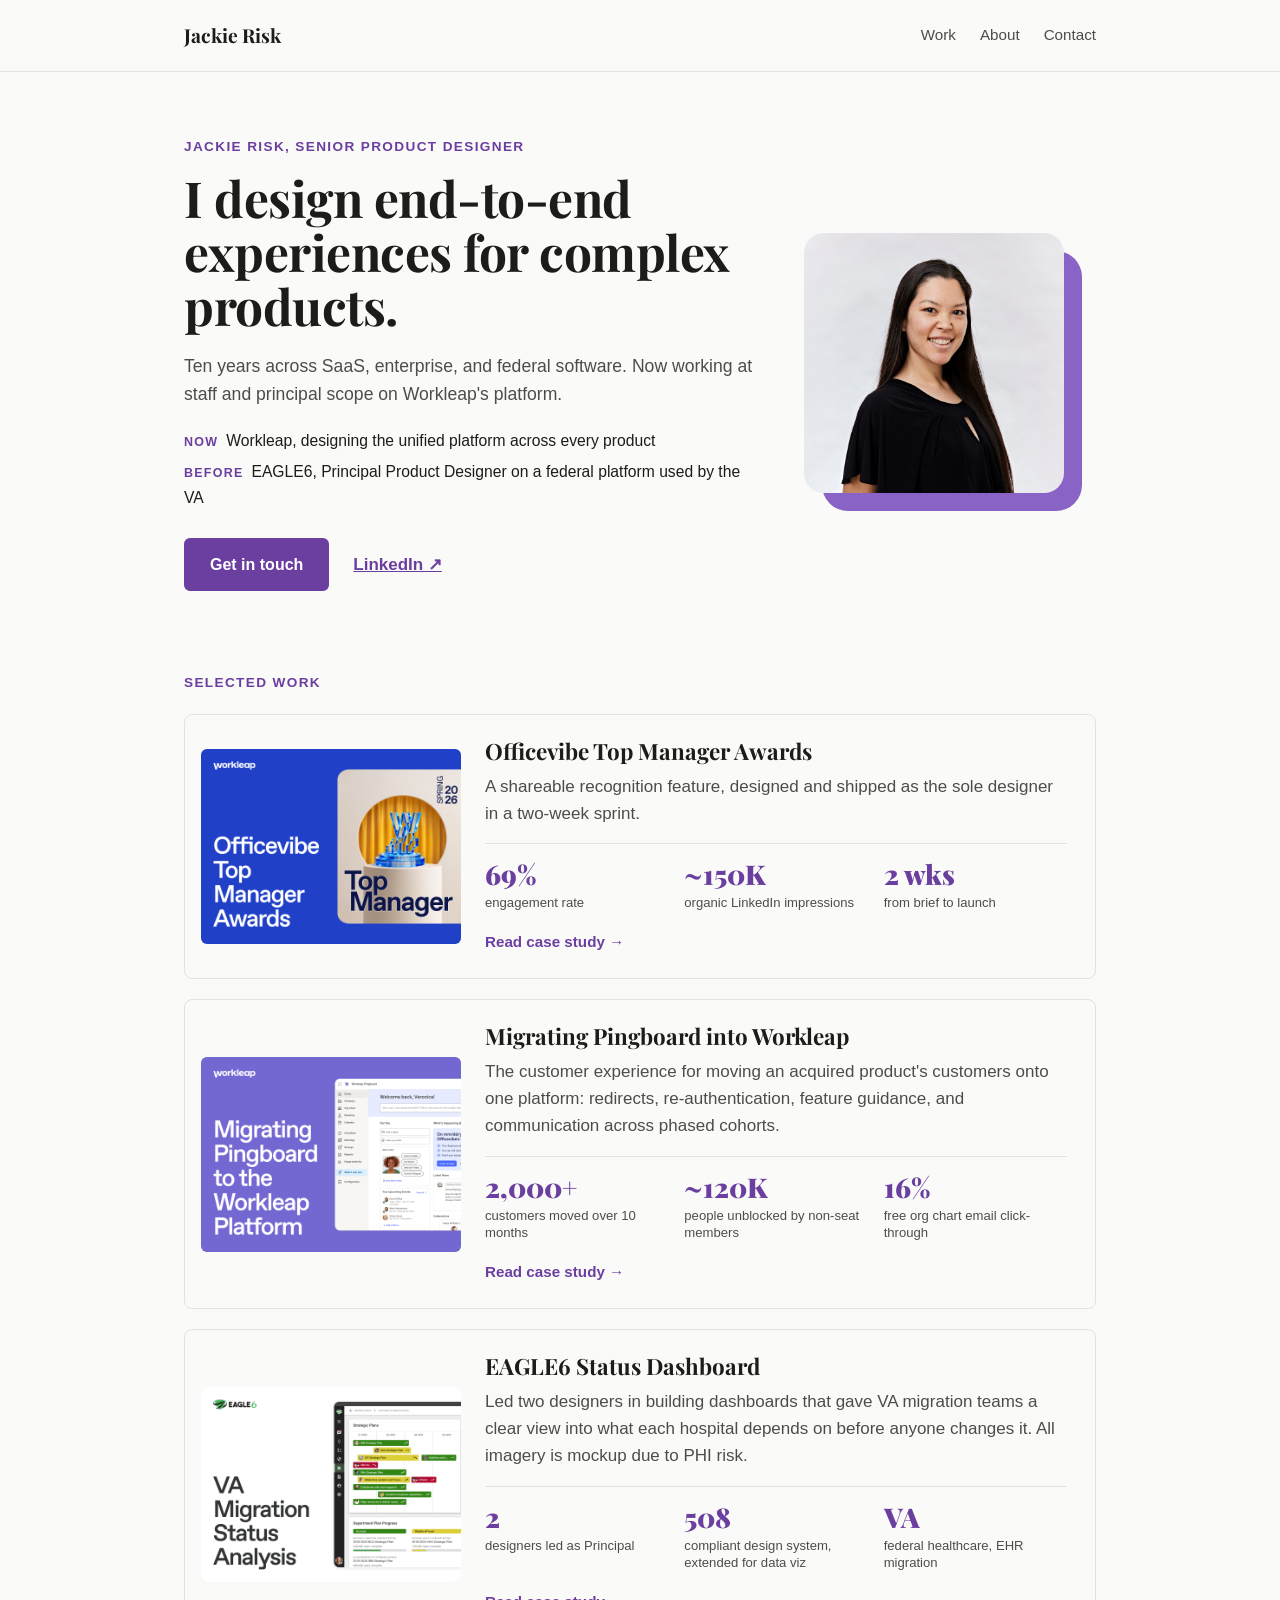
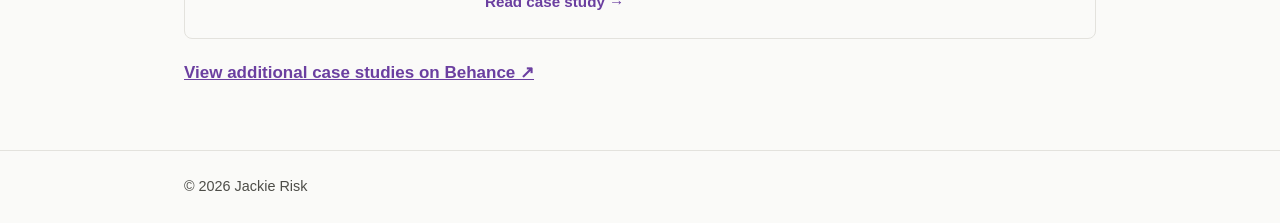
<file: index.html>
<!DOCTYPE html>
<html lang="en">
<head>
  <meta charset="UTF-8">
  <meta name="viewport" content="width=device-width, initial-scale=1.0">
  <title>Jackie Risk | Senior Product Designer</title>
  <meta name="description" content="Jackie Risk is a Senior Product Designer with 10 years of experience leading end-to-end UX across SaaS, enterprise, and federal platforms.">

  <meta name="author" content="Jackie Risk">
  <link rel="canonical" href="https://jackierisk.github.io/portfolio/">

  <!-- Open Graph tags: control how this page looks when shared on LinkedIn, Slack, etc. -->
  <meta property="og:site_name" content="Jackie Risk">
  <meta property="og:type" content="website">
  <meta property="og:title" content="Jackie Risk | Senior Product Designer">
  <meta property="og:description" content="Jackie Risk is a Senior Product Designer with 10 years of experience leading end-to-end UX across SaaS, enterprise, and federal platforms.">
  <meta property="og:url" content="https://jackierisk.github.io/portfolio/">
  <meta property="og:image" content="https://jackierisk.github.io/portfolio/assets/images/og-home.png">
  <meta property="og:image:alt" content="Jackie Risk, Senior Product Designer, enterprise, SaaS and federal UX">
  <meta name="twitter:card" content="summary_large_image">

  <link rel="stylesheet" href="assets/css/style.css">

  <!-- Structured data: lets AI tools and search engines parse who Jackie is and what she does. -->
  <script type="application/ld+json">
  {
    "@context": "https://schema.org",
    "@graph": [
      {
        "@type": "Person",
        "@id": "https://jackierisk.github.io/portfolio/#person",
        "name": "Jackie Risk",
        "jobTitle": "Senior Product Designer",
        "url": "https://jackierisk.github.io/portfolio/",
        "image": "https://jackierisk.github.io/portfolio/assets/images/profile-square.jpg",
        "description": "Senior Product Designer with 10 years of experience leading end-to-end UX across SaaS, enterprise, and federal platforms.",
        "worksFor": { "@type": "Organization", "name": "Workleap", "url": "https://workleap.com" },
        "alumniOf": [
          { "@type": "Organization", "name": "EAGLE6" },
          { "@type": "EducationalOrganization", "name": "Columbus College of Art & Design" }
        ],
        "address": { "@type": "PostalAddress", "addressRegion": "IN", "addressCountry": "US" },
        "sameAs": [
          "https://www.linkedin.com/in/jacqueline-risk/",
          "https://www.behance.net/jrisk"
        ],
        "knowsAbout": [
          "UX Design", "Product Design", "Interaction Design", "Information Architecture",
          "Design Systems", "Data Visualization", "Dashboard Design", "Usability Testing",
          "Accessibility (WCAG / Section 508)", "SaaS Product Design", "B2B Design",
          "Enterprise UX", "Migration UX", "Product-Led Growth", "Design Leadership"
        ]
      },
      {
        "@type": "WebSite",
        "@id": "https://jackierisk.github.io/portfolio/#website",
        "name": "Jackie Risk",
        "url": "https://jackierisk.github.io/portfolio/",
        "author": { "@id": "https://jackierisk.github.io/portfolio/#person" }
      }
    ]
  }
  </script>
</head>
<body>

  <header class="site-header">
    <div class="wrap">
      <a href="index.html" class="logo">Jackie Risk</a>
      <button class="nav-toggle" aria-expanded="false" aria-controls="primary-nav" aria-label="Toggle navigation menu">
        <span></span><span></span><span></span>
      </button>
      <nav aria-label="Primary" id="primary-nav" class="site-nav">
        <a href="index.html#work">Work</a>
        <a href="about.html">About</a>
        <a href="contact.html">Contact</a>
      </nav>
    </div>
  </header>

  <main>

    <section class="hero wrap">
      <div class="hero-text">
        <span class="eyebrow">Jackie Risk, Senior Product Designer</span>
        <h1 class="statement">I design end-to-end experiences for complex products.</h1>
        <p class="hero-summary">
          Ten years across SaaS, enterprise, and federal software. Now working at staff and
          principal scope on Workleap's platform.
        </p>

        <ul class="hero-roles">
          <li><span>Now</span>Workleap, designing the unified platform across every product</li>
          <li><span>Before</span>EAGLE6, Principal Product Designer on a federal platform used by the VA</li>
        </ul>

        <div class="hero-actions">
          <a class="btn btn-primary" href="contact.html">Get in touch</a>
          <a class="text-link" href="https://www.linkedin.com/in/jacqueline-risk/" target="_blank" rel="noopener">LinkedIn ↗</a>
        </div>
      </div>
      <div class="hero-photo">
        <img src="assets/images/profile-square.jpg" alt="Portrait of Jackie Risk">
      </div>
    </section>

    <section id="work" class="work wrap">
        <h2>Selected Work</h2>

        <a class="case-card" href="case-studies/officevibe-awards.html">
          <div class="case-card-thumb">
            <img src="assets/images/officevibe-awards/case-study-cover-ov-top-manager-award.png" alt="" loading="lazy">
          </div>
          <div class="case-card-text">
            <h3>Officevibe Top Manager Awards</h3>
            <p>A shareable recognition feature, designed and shipped as the sole designer in a two-week sprint.</p>
            <div class="card-stats">
              <div><span class="num">69%</span><span class="lbl">engagement rate</span></div>
              <div><span class="num">~150K</span><span class="lbl">organic LinkedIn impressions</span></div>
              <div><span class="num">2 wks</span><span class="lbl">from brief to launch</span></div>
            </div>
            <span class="case-card-link">Read case study →</span>
          </div>
        </a>

        <a class="case-card" href="case-studies/pingboard-migration.html">
          <div class="case-card-thumb">
            <img src="assets/images/pingboard-migration/case-study-cover-pb-migration.png" alt="" loading="lazy">
          </div>
          <div class="case-card-text">
            <h3>Migrating Pingboard into Workleap</h3>
            <p>The customer experience for moving an acquired product's customers onto one platform: redirects, re-authentication, feature guidance, and communication across phased cohorts.</p>
            <div class="card-stats">
              <div><span class="num">2,000+</span><span class="lbl">customers moved over 10 months</span></div>
              <div><span class="num">~120K</span><span class="lbl">people unblocked by non-seat members</span></div>
              <div><span class="num">16%</span><span class="lbl">free org chart email click-through</span></div>
            </div>
            <span class="case-card-link">Read case study →</span>
          </div>
        </a>

        <a class="case-card" href="case-studies/eagle6-status-dashboard.html">
          <div class="case-card-thumb">
            <img src="assets/images/eagle6-status-dashboard/case-study-cover-e6-status-dashboard.png" alt="" loading="lazy">
          </div>
          <div class="case-card-text">
            <h3>EAGLE6 Status Dashboard</h3>
            <p>Led two designers in building dashboards that gave VA migration teams a clear view into what each hospital depends on before anyone changes it. All imagery is mockup due to PHI risk.</p>
            <div class="card-stats">
              <div><span class="num">2</span><span class="lbl">designers led as Principal</span></div>
              <div><span class="num">508</span><span class="lbl">compliant design system, extended for data viz</span></div>
              <div><span class="num">VA</span><span class="lbl">federal healthcare, EHR migration</span></div>
            </div>
            <span class="case-card-link">Read case study →</span>
          </div>
        </a>

        <p class="more-work"><a href="https://www.behance.net/jrisk" target="_blank" rel="noopener">View additional case studies on Behance ↗</a></p>
    </section>

  </main>

  <footer class="site-footer">
    <div class="wrap footer-inner">
      <p>&copy; 2026 Jackie Risk</p>
    </div>
  </footer>

  <script src="assets/js/main.js"></script>
</body>
</html>
</file>
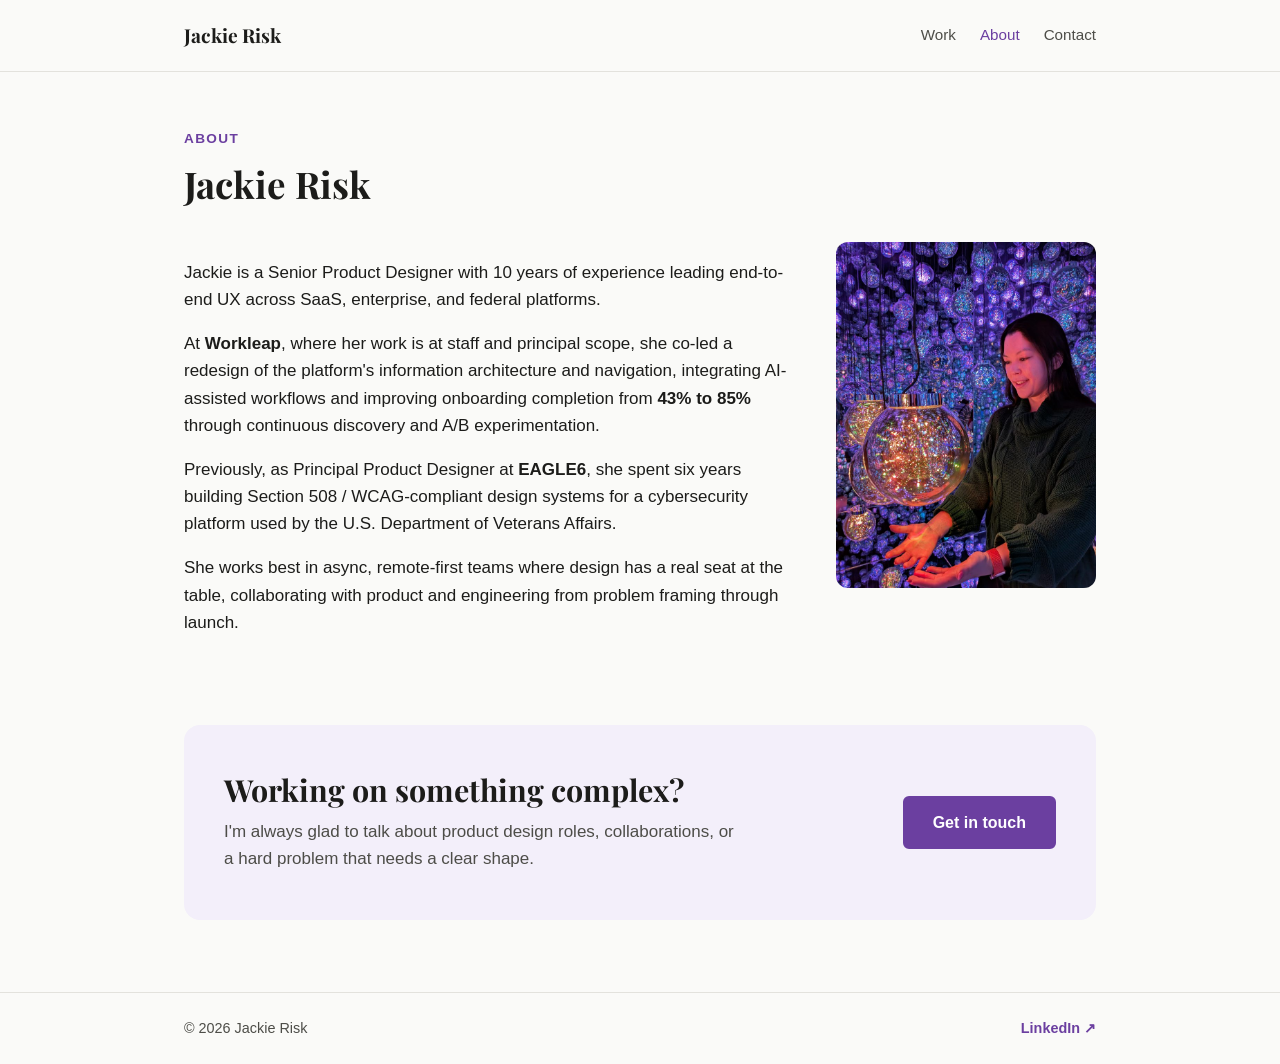
<file: about.html>
<!DOCTYPE html>
<html lang="en">
<head>
  <meta charset="UTF-8">
  <meta name="viewport" content="width=device-width, initial-scale=1.0">
  <title>Jackie Risk | About</title>
  <meta name="description" content="About Jackie Risk: Senior Product Designer at Workleap, previously Principal Product Designer at EAGLE6, focused on SaaS, enterprise, and federal UX.">
  <meta name="author" content="Jackie Risk">
  <link rel="canonical" href="https://jackierisk.github.io/portfolio/about.html">

  <meta property="og:site_name" content="Jackie Risk">
  <meta property="og:type" content="profile">
  <meta property="og:title" content="Jackie Risk | About">
  <meta property="og:description" content="About Jackie Risk: Senior Product Designer at Workleap, previously Principal Product Designer at EAGLE6, focused on SaaS, enterprise, and federal UX.">
  <meta property="og:url" content="https://jackierisk.github.io/portfolio/about.html">
  <meta property="og:image" content="https://jackierisk.github.io/portfolio/assets/images/og-home.png">
  <meta property="og:image:alt" content="Jackie Risk, Senior Product Designer, enterprise, SaaS and federal UX">
  <meta name="twitter:card" content="summary_large_image">

  <link rel="stylesheet" href="assets/css/style.css">

  <script type="application/ld+json">
  {
    "@context": "https://schema.org",
    "@type": "ProfilePage",
    "url": "https://jackierisk.github.io/portfolio/about.html",
    "name": "About Jackie Risk",
    "mainEntity": { "@id": "https://jackierisk.github.io/portfolio/#person" }
  }
  </script>
</head>
<body>

  <header class="site-header">
    <div class="wrap">
      <a href="index.html" class="logo">Jackie Risk</a>
      <button class="nav-toggle" aria-expanded="false" aria-controls="primary-nav" aria-label="Toggle navigation menu">
        <span></span><span></span><span></span>
      </button>
      <nav aria-label="Primary" id="primary-nav" class="site-nav">
        <a href="index.html#work">Work</a>
        <a href="about.html" aria-current="page">About</a>
        <a href="contact.html">Contact</a>
      </nav>
    </div>
  </header>

  <main>

    <div class="page-header wrap">
      <span class="eyebrow">About</span>
      <h1>Jackie Risk</h1>
    </div>

    <section class="about wrap">
      <div class="about-text">
        <p>
          Jackie is a Senior Product Designer with 10 years of experience leading end-to-end UX
          across SaaS, enterprise, and federal platforms.
        </p>
        <p>
          At <strong>Workleap</strong>, where her work is at staff and principal scope, she co-led
          a redesign of the platform's
          information architecture and navigation, integrating AI-assisted workflows and improving
          onboarding completion from <strong>43% to 85%</strong> through continuous discovery and
          A/B experimentation.
        </p>
        <p>
          Previously, as Principal Product Designer at <strong>EAGLE6</strong>, she spent six years building
          Section 508 / WCAG-compliant design systems for a cybersecurity platform used by the
          U.S. Department of Veterans Affairs.
        </p>
        <p>
          She works best in async, remote-first teams where design has a real seat at the table,
          collaborating with product and engineering from problem framing through launch.
        </p>
      </div>
      <div class="about-photo">
        <img src="assets/images/profile2-web.jpg" alt="Jackie Risk at a lantern art installation">
      </div>
    </section>

    <section class="closing wrap" aria-labelledby="closing-title">
      <div class="closing-inner">
        <div>
          <h2 id="closing-title">Working on something complex?</h2>
          <p>I'm always glad to talk about product design roles, collaborations, or a hard problem that needs a clear shape.</p>
        </div>
        <a class="btn btn-primary" href="contact.html">Get in touch</a>
      </div>
    </section>
  </main>

  <footer class="site-footer">
    <div class="wrap footer-inner">
      <p>&copy; 2026 Jackie Risk</p>
      <a href="https://www.linkedin.com/in/jacqueline-risk/" target="_blank" rel="noopener">LinkedIn ↗</a>
    </div>
  </footer>

  <script src="assets/js/main.js"></script>
</body>
</html>
</file>
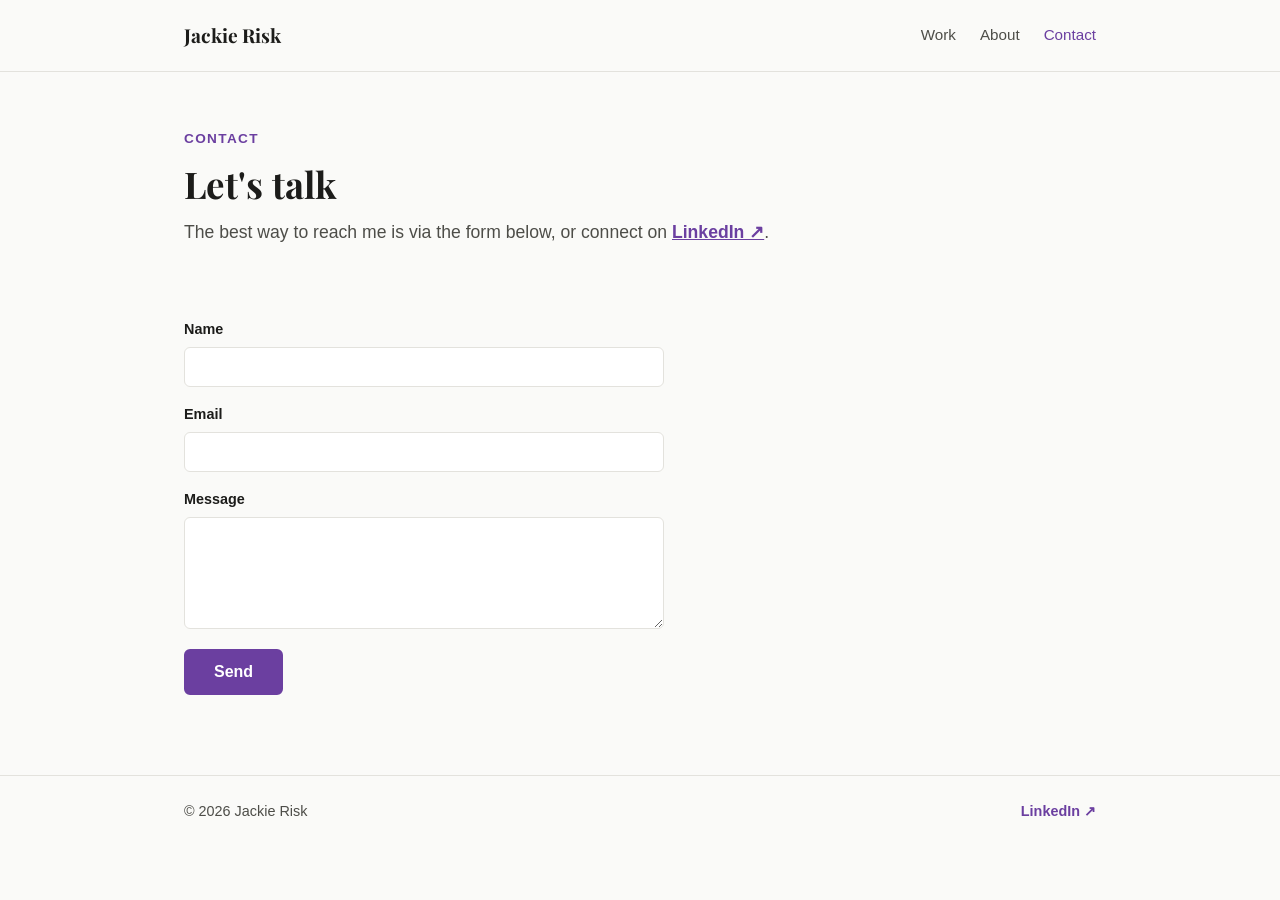
<file: contact.html>
<!DOCTYPE html>
<html lang="en">
<head>
  <meta charset="UTF-8">
  <meta name="viewport" content="width=device-width, initial-scale=1.0">
  <title>Jackie Risk | Contact</title>
  <meta name="description" content="Contact Jackie Risk, Senior Product Designer, about product design roles, collaborations, and questions about her work.">
  <meta name="author" content="Jackie Risk">
  <link rel="canonical" href="https://jackierisk.github.io/portfolio/contact.html">

  <meta property="og:site_name" content="Jackie Risk">
  <meta property="og:type" content="website">
  <meta property="og:title" content="Jackie Risk | Contact">
  <meta property="og:description" content="Contact Jackie Risk, Senior Product Designer, about product design roles, collaborations, and questions about her work.">
  <meta property="og:url" content="https://jackierisk.github.io/portfolio/contact.html">
  <meta property="og:image" content="https://jackierisk.github.io/portfolio/assets/images/og-home.png">
  <meta property="og:image:alt" content="Jackie Risk, Senior Product Designer, enterprise, SaaS and federal UX">
  <meta name="twitter:card" content="summary_large_image">

  <link rel="stylesheet" href="assets/css/style.css">
</head>
<body>

  <header class="site-header">
    <div class="wrap">
      <a href="index.html" class="logo">Jackie Risk</a>
      <button class="nav-toggle" aria-expanded="false" aria-controls="primary-nav" aria-label="Toggle navigation menu">
        <span></span><span></span><span></span>
      </button>
      <nav aria-label="Primary" id="primary-nav" class="site-nav">
        <a href="index.html#work">Work</a>
        <a href="about.html">About</a>
        <a href="contact.html" aria-current="page">Contact</a>
      </nav>
    </div>
  </header>

  <main>

    <div class="page-header wrap">
      <span class="eyebrow">Contact</span>
      <h1>Let's talk</h1>
      <p class="hero-summary">The best way to reach me is via the form below, or connect on <a href="https://www.linkedin.com/in/jacqueline-risk/" target="_blank" rel="noopener">LinkedIn ↗</a>.</p>
    </div>

    <section class="contact wrap">
      <form class="contact-form" action="https://formspree.io/f/mojglkwr" method="POST">
        <label for="name">Name</label>
        <input type="text" id="name" name="name" required>

        <label for="email">Email</label>
        <input type="email" id="email" name="_replyto" required>

        <label for="message">Message</label>
        <textarea id="message" name="message" rows="5" required></textarea>

        <button type="submit" class="btn btn-primary">Send</button>
      </form>
    </section>

  </main>

  <footer class="site-footer">
    <div class="wrap footer-inner">
      <p>&copy; 2026 Jackie Risk</p>
      <a href="https://www.linkedin.com/in/jacqueline-risk/" target="_blank" rel="noopener">LinkedIn ↗</a>
    </div>
  </footer>

  <script src="assets/js/main.js"></script>
</body>
</html>
</file>
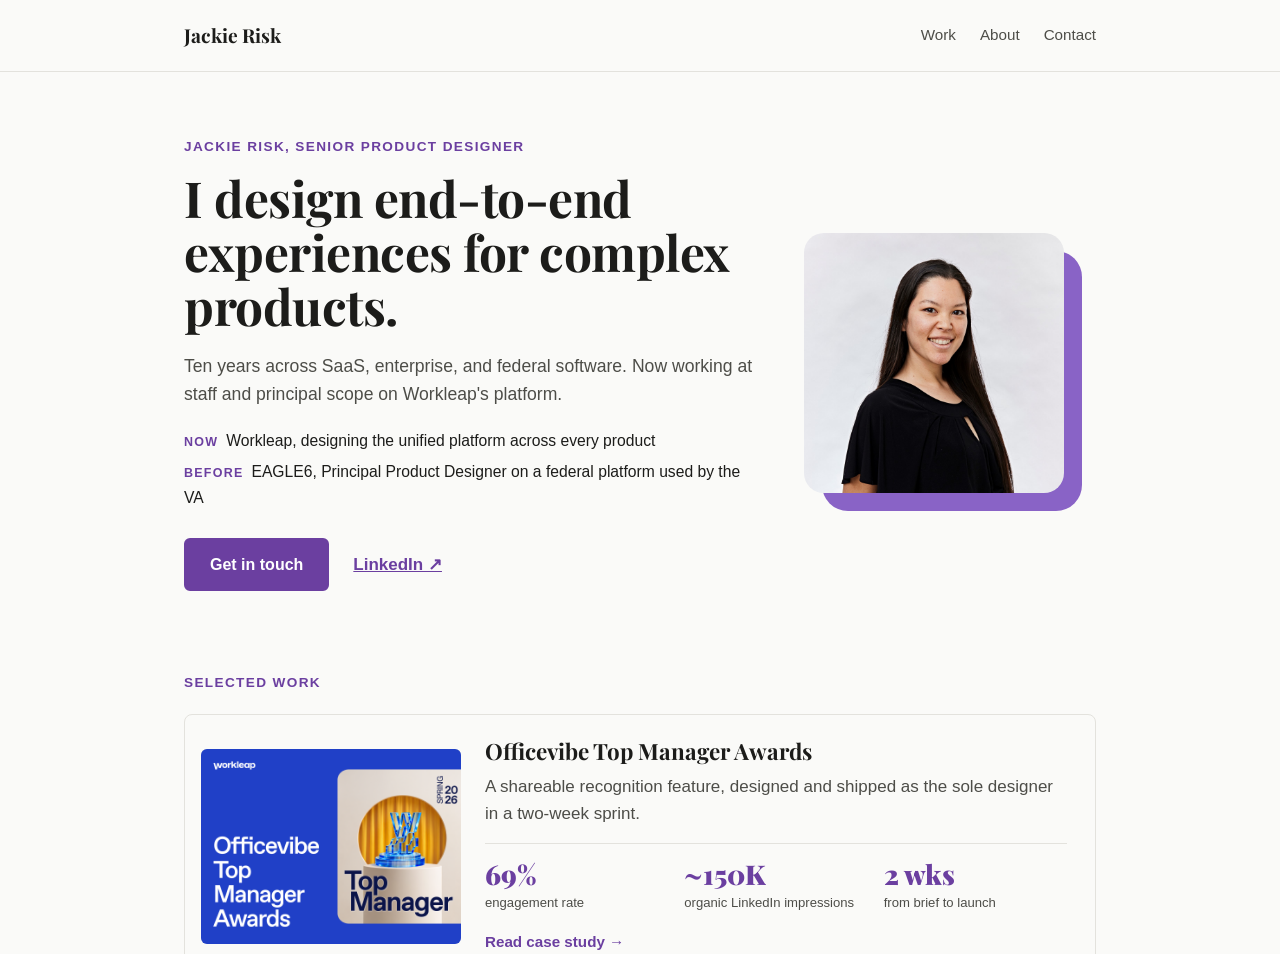
<file: work.html>
<!DOCTYPE html>
<html lang="en">
<head>
  <meta charset="UTF-8">
  <meta name="viewport" content="width=device-width, initial-scale=1.0">
  <title>Jackie Risk | Work</title>
  <meta http-equiv="refresh" content="0; url=index.html#work">
  <link rel="canonical" href="https://jackierisk.github.io/portfolio/">
  <meta name="robots" content="noindex">
</head>
<body>
  <p>Selected work now lives on the <a href="index.html#work">home page</a>.</p>
</body>
</html>
</file>
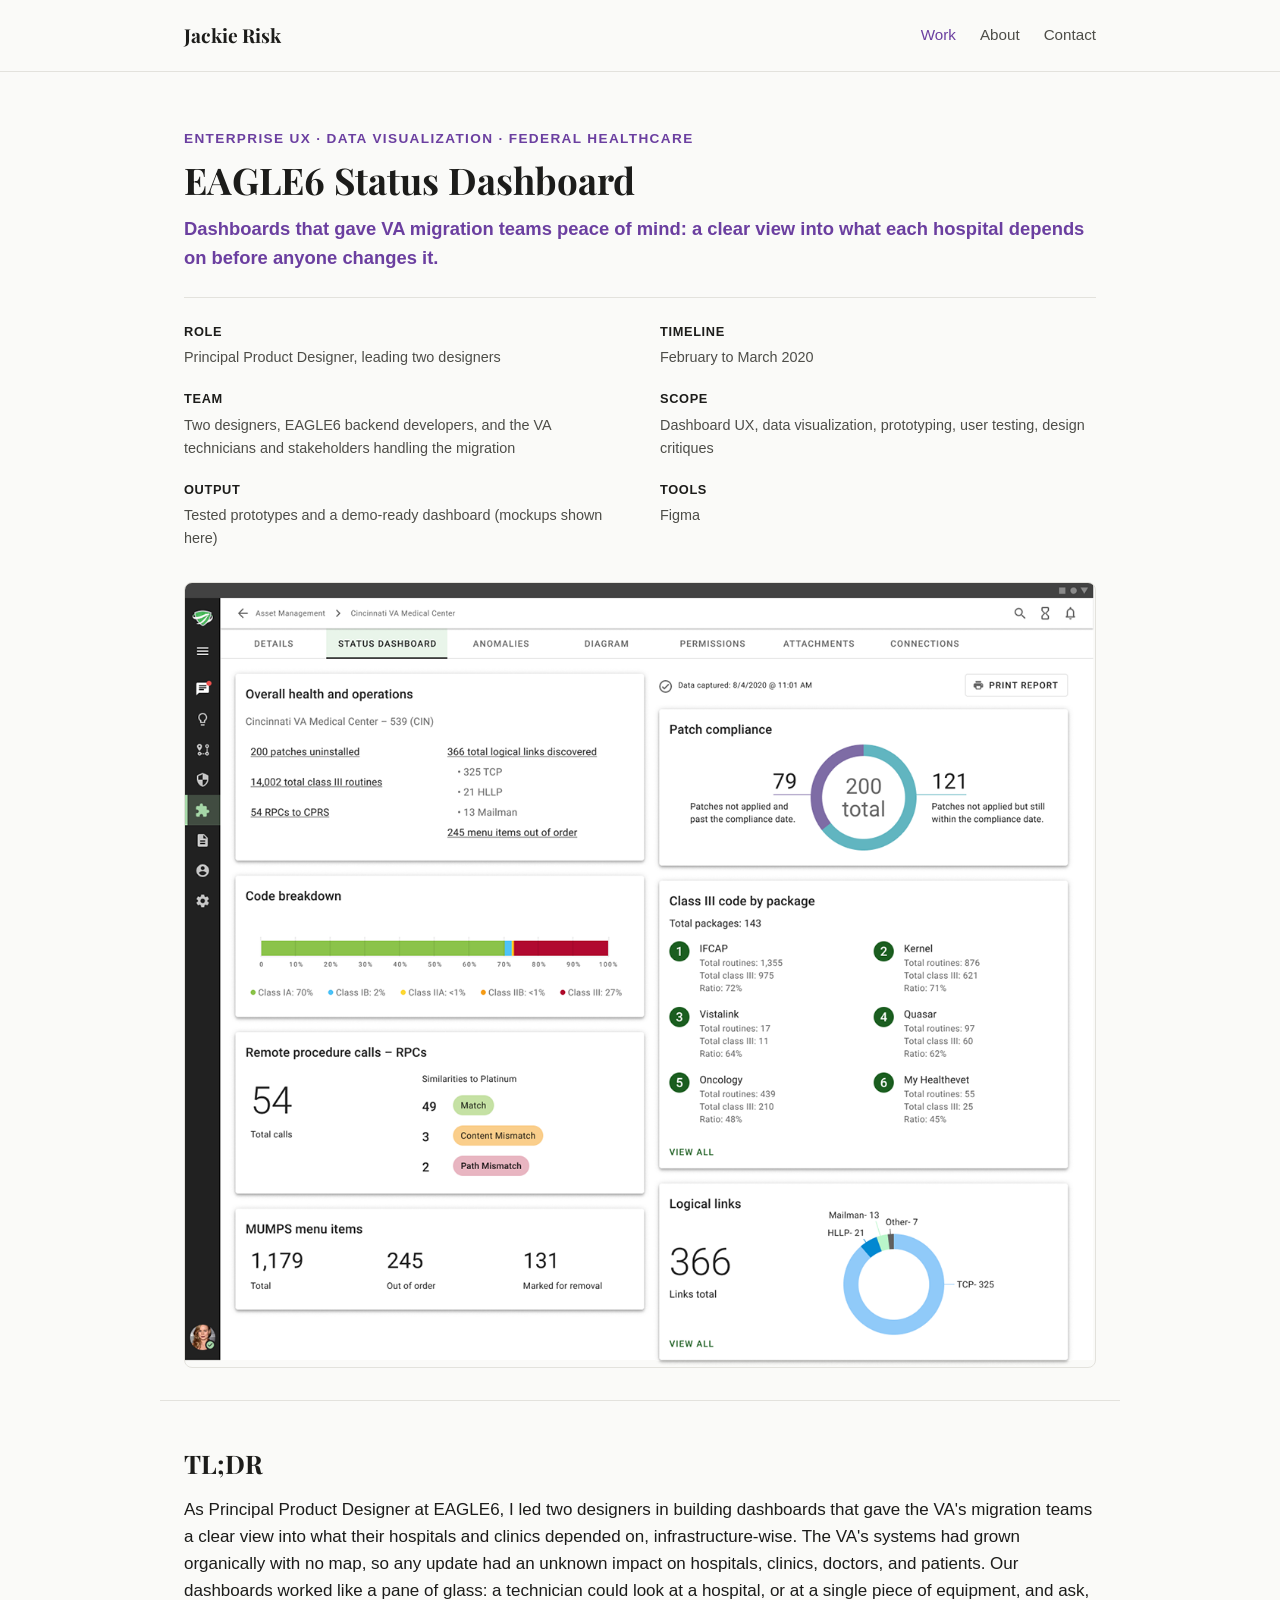
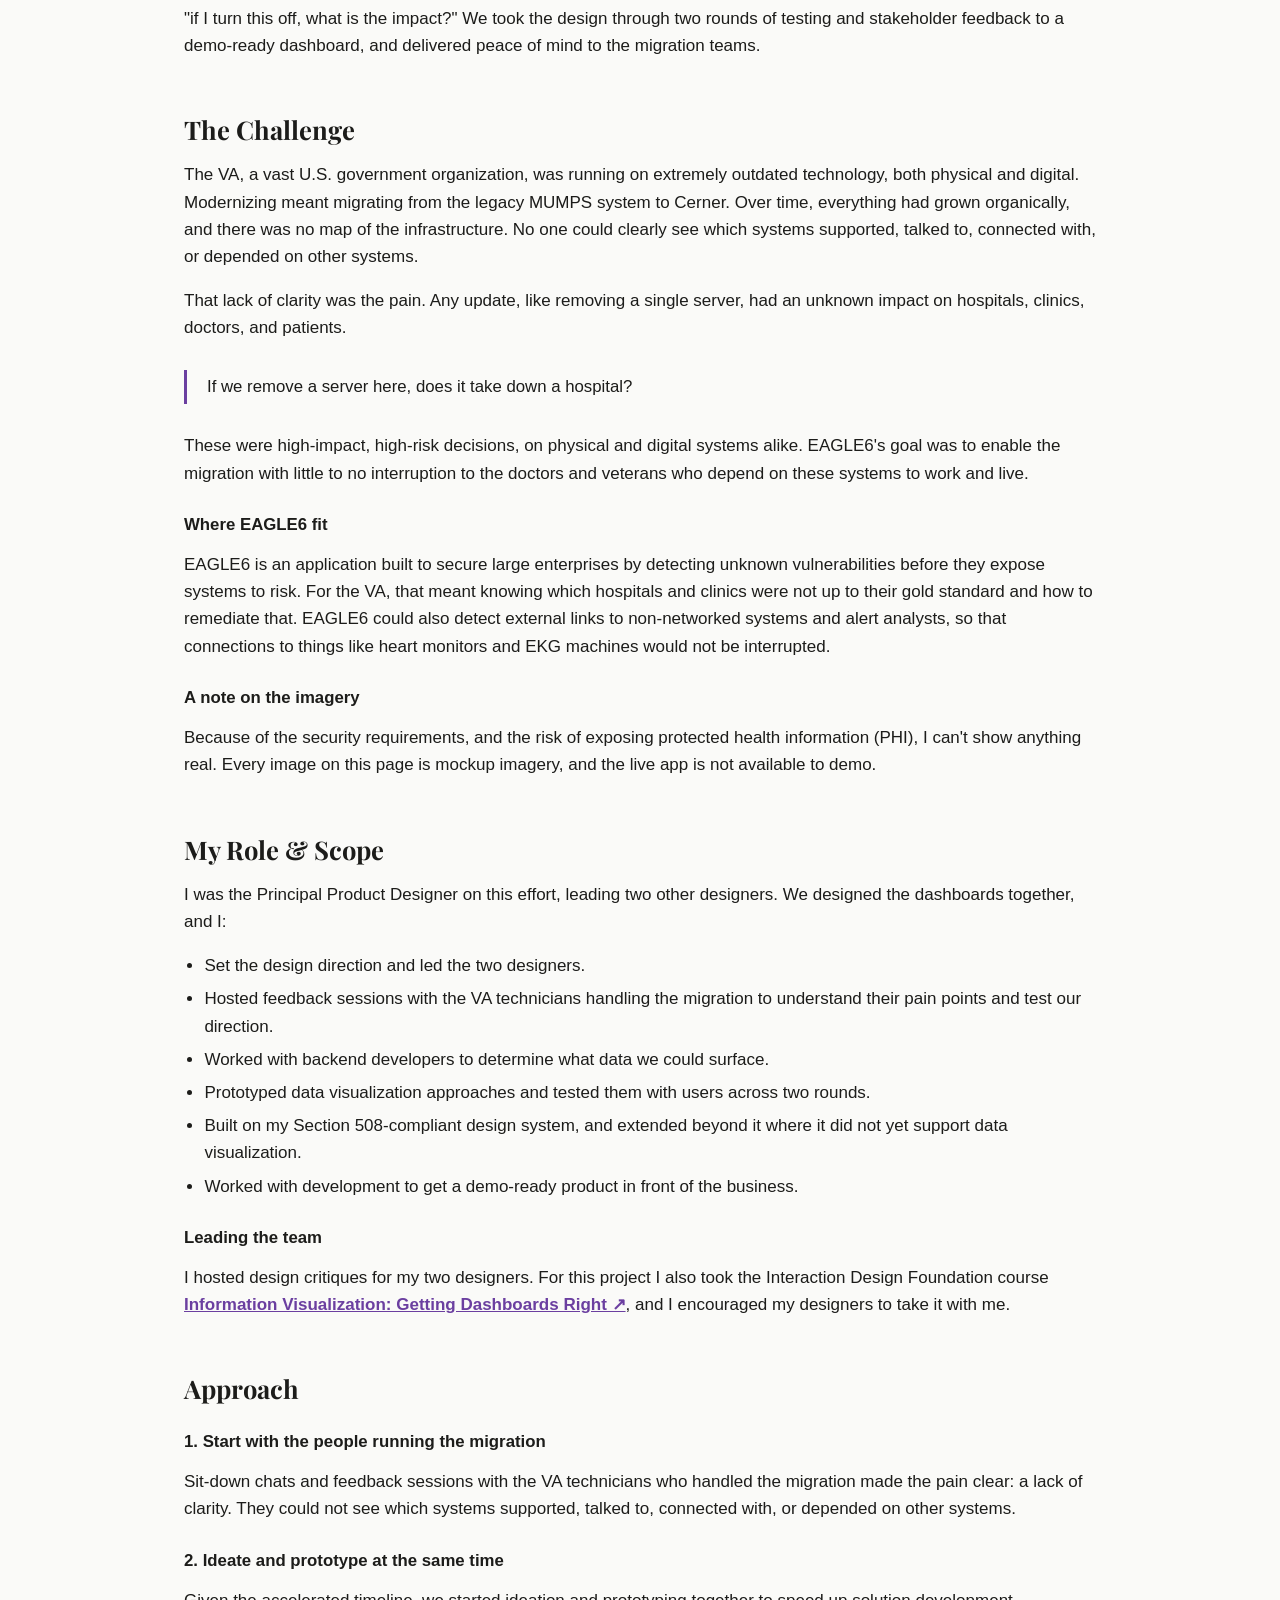
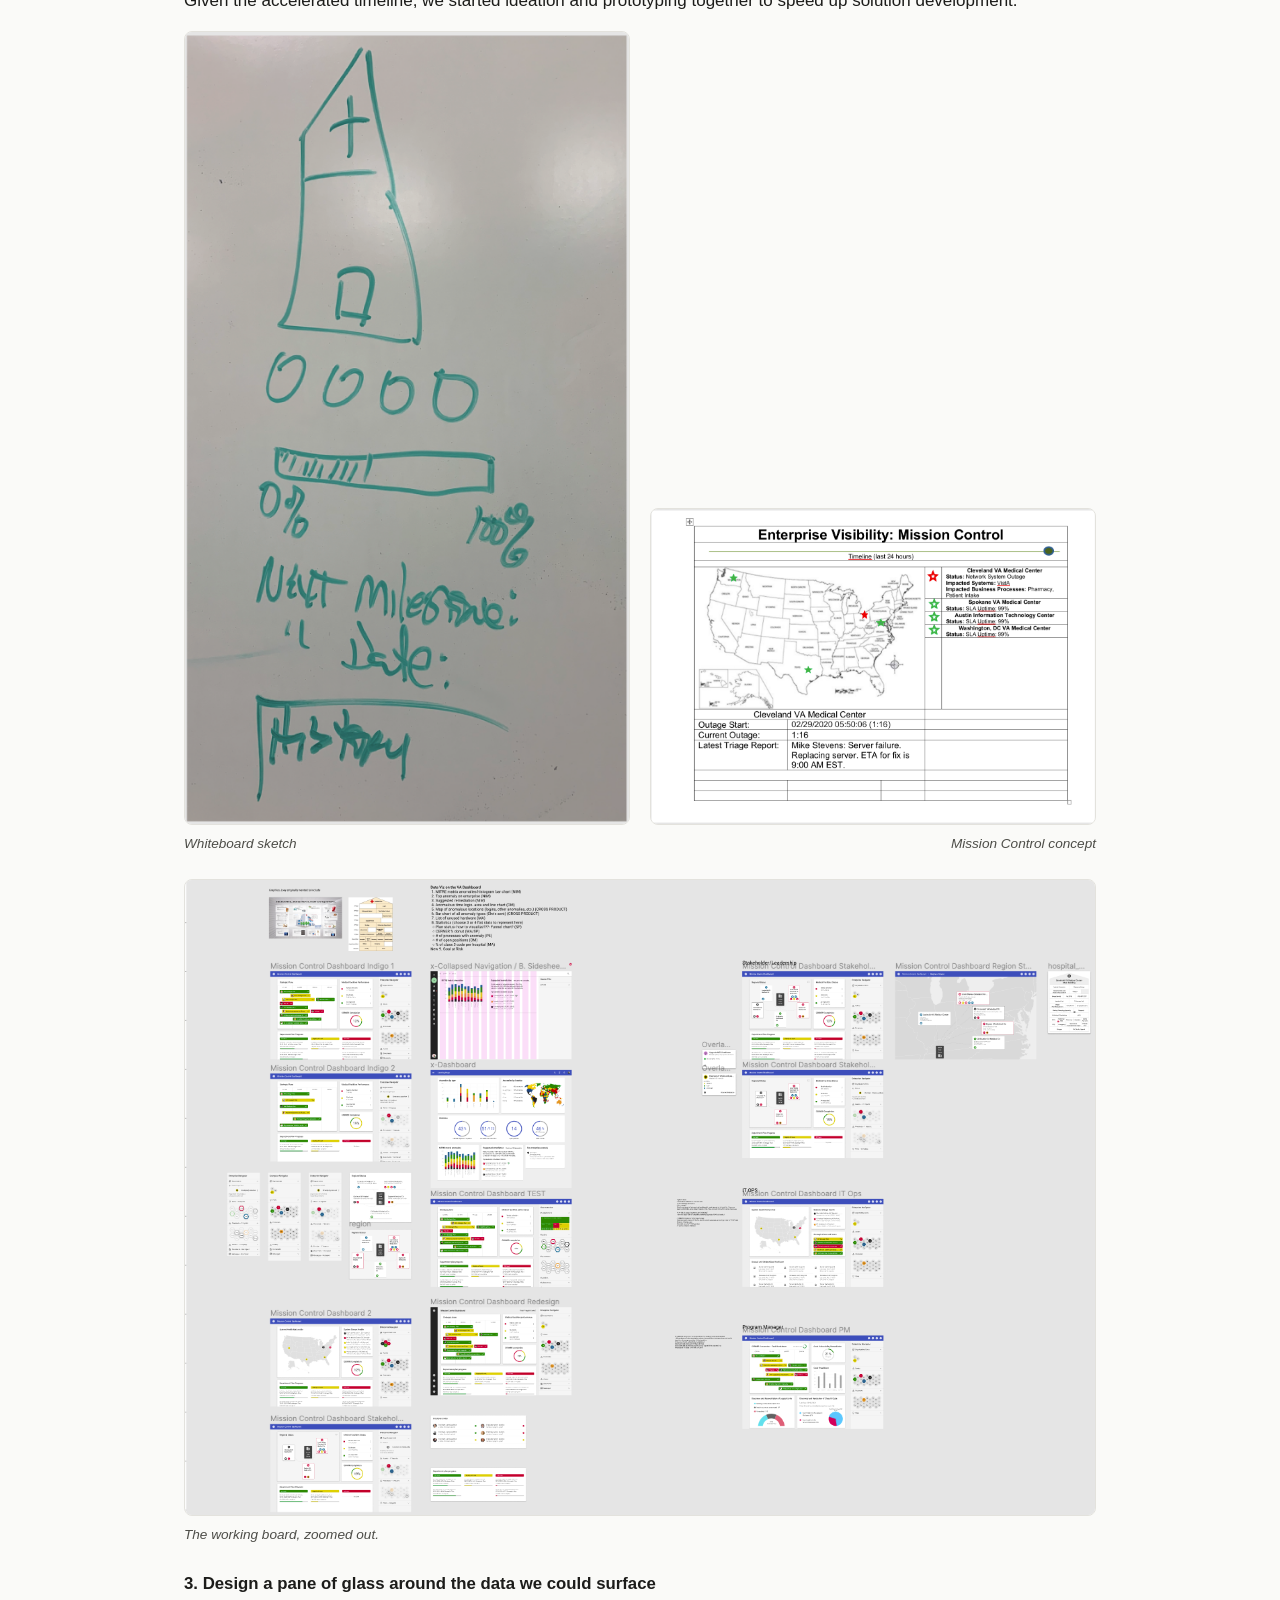
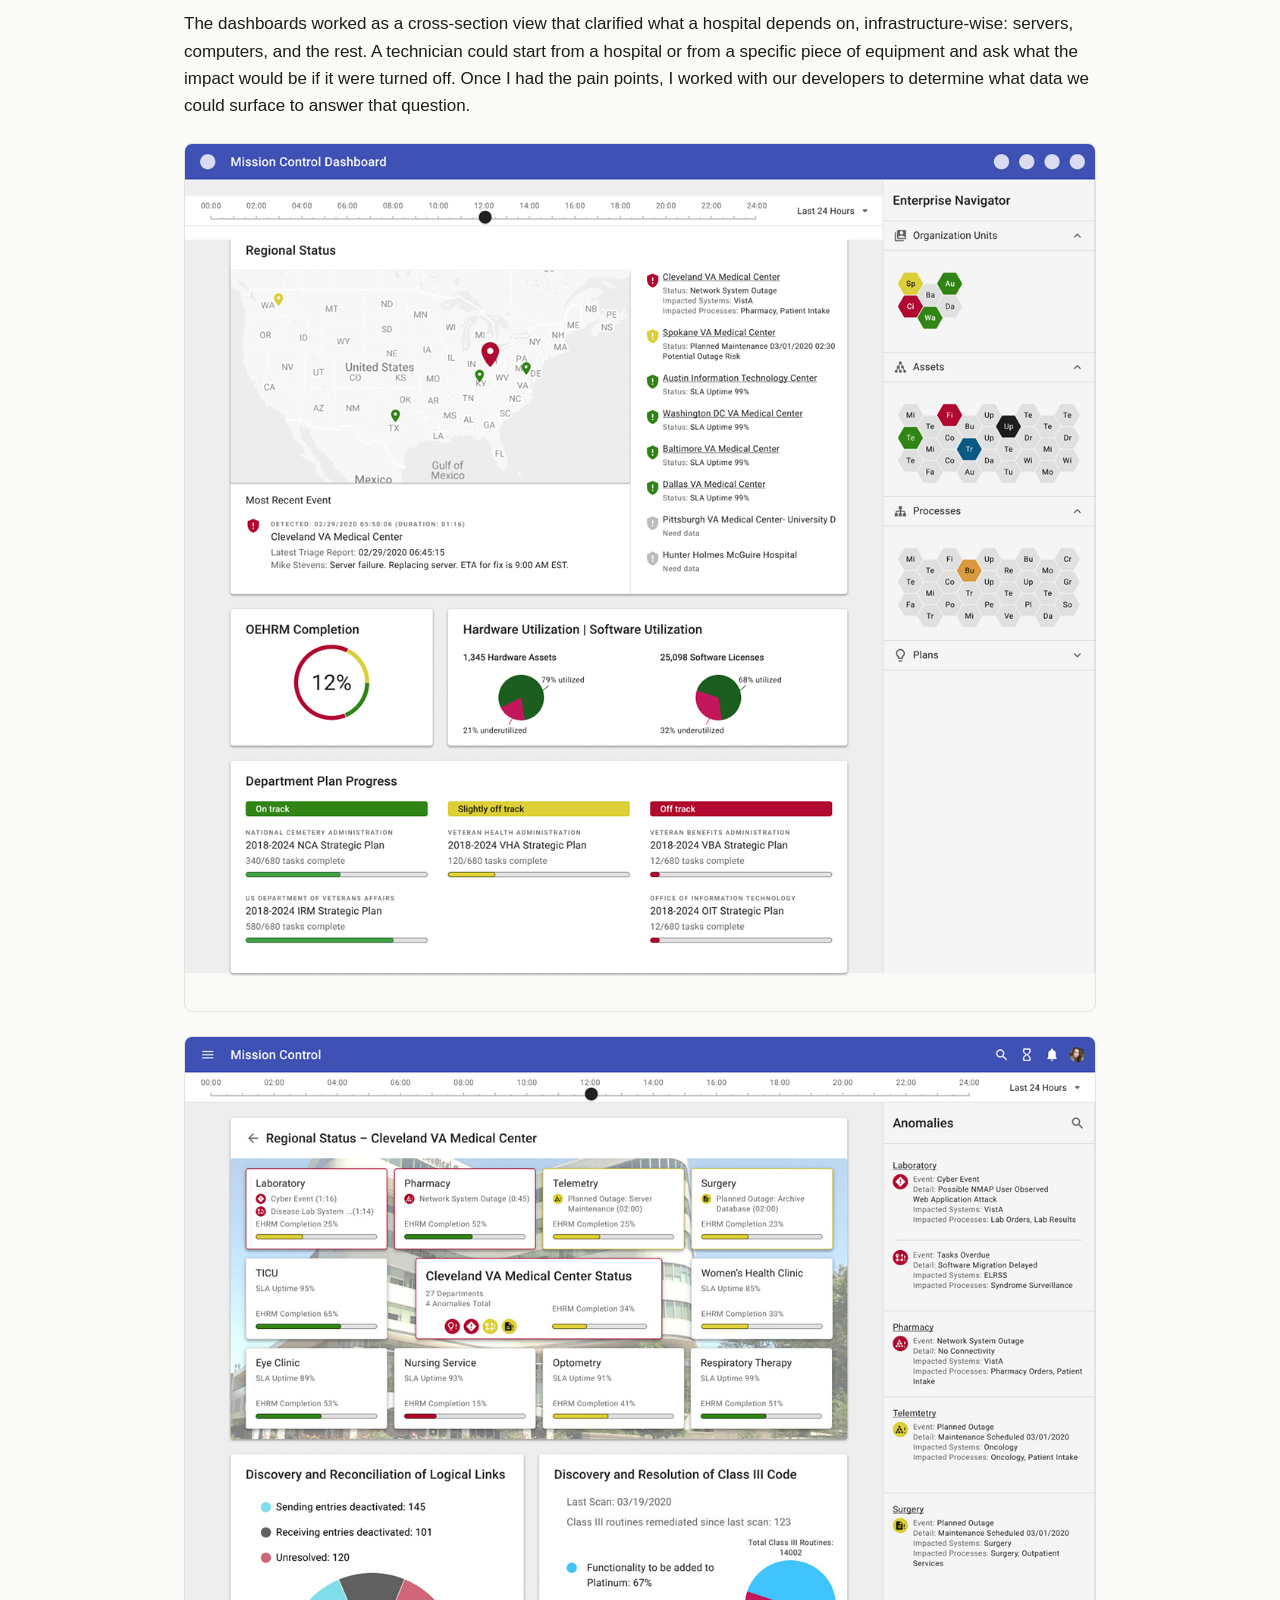
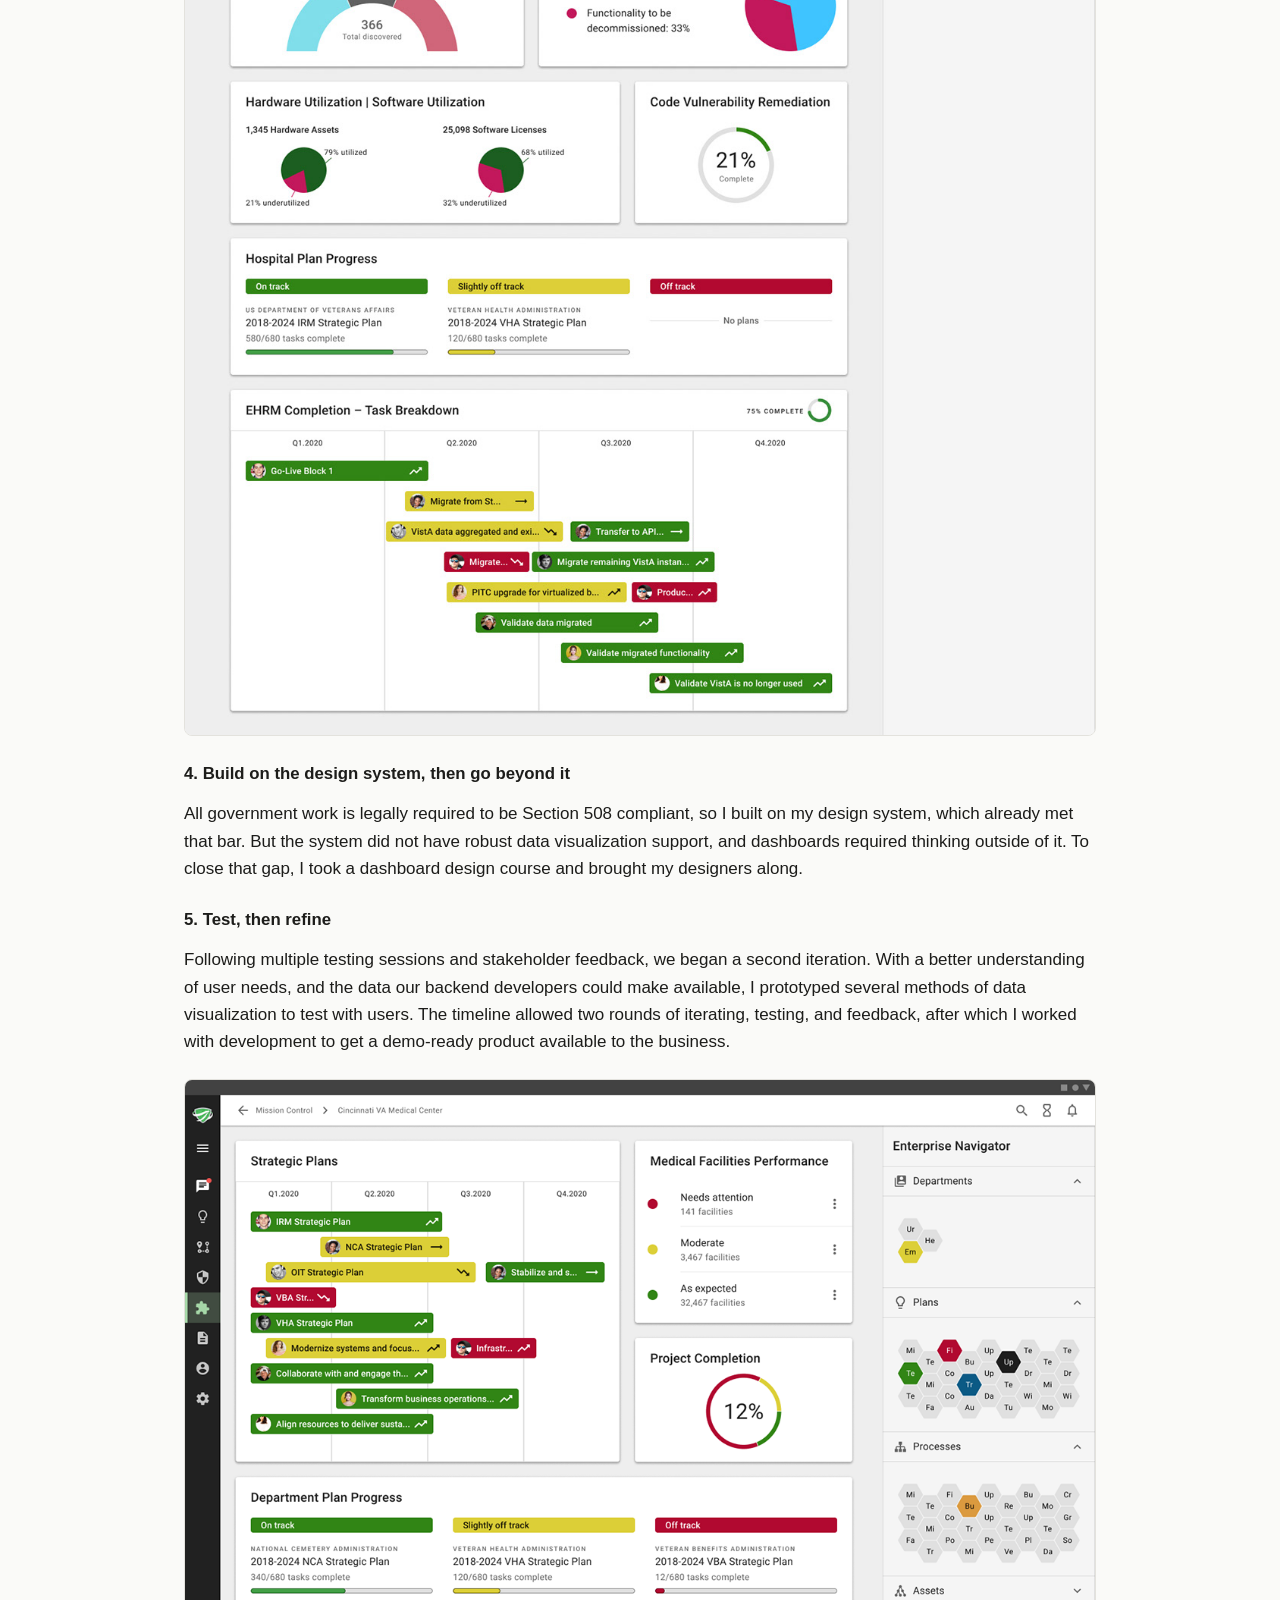
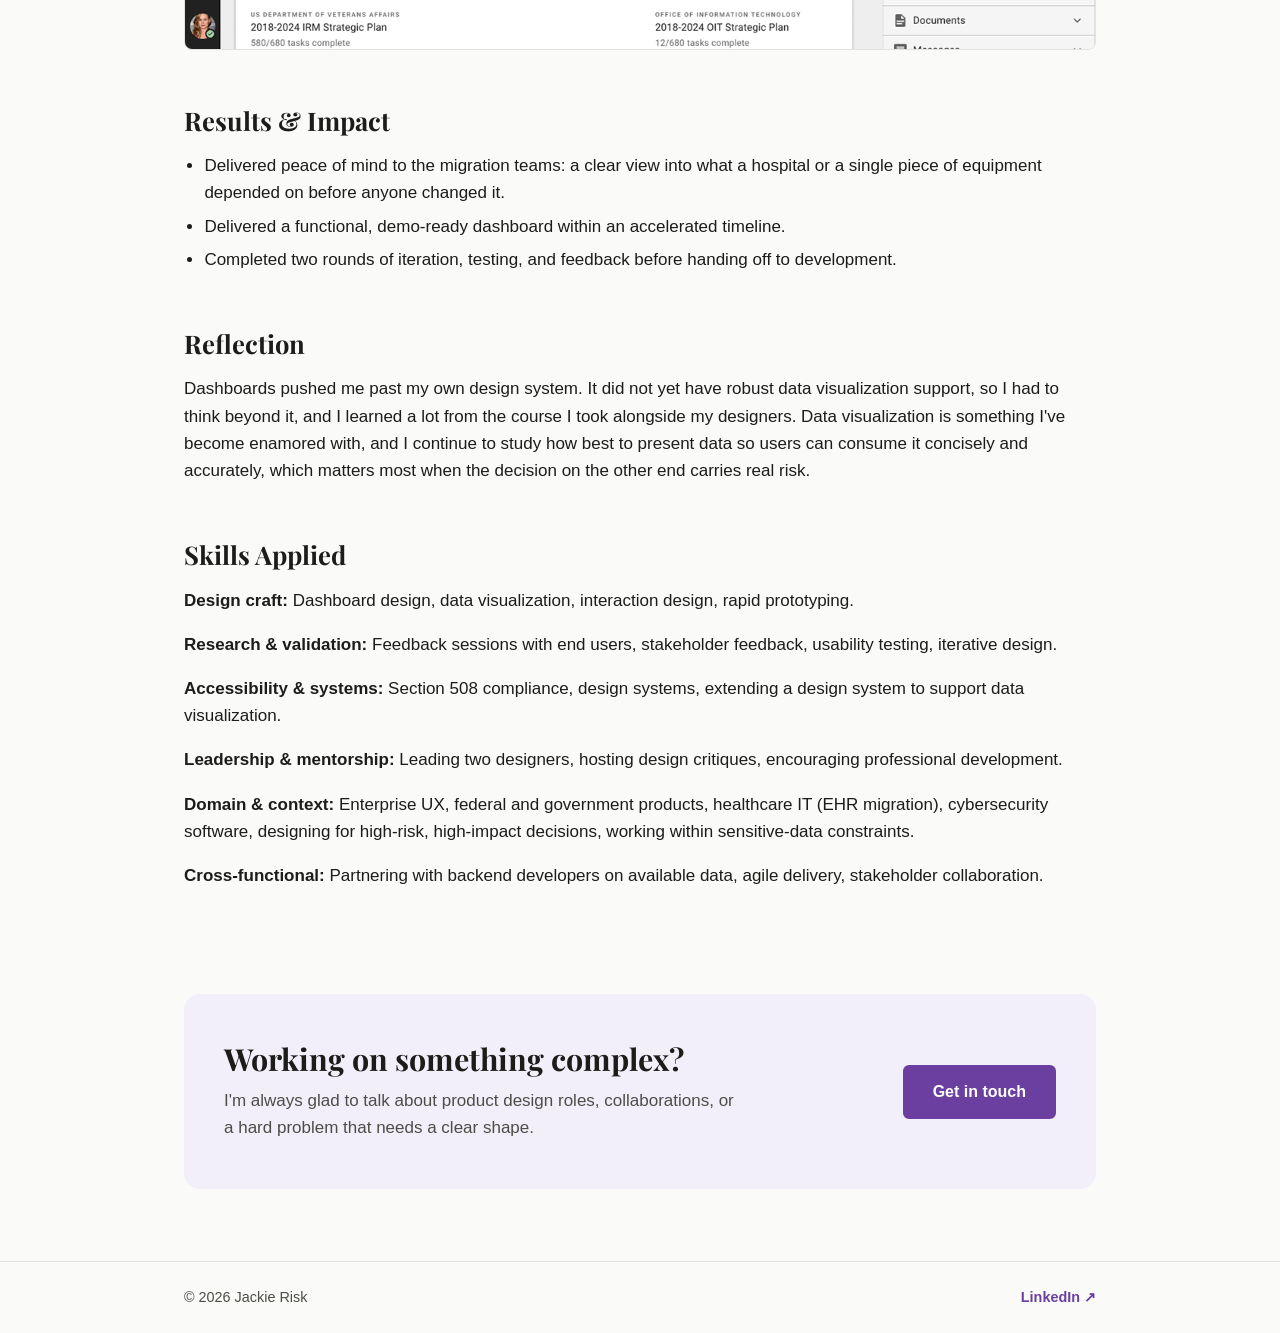
<file: case-studies/eagle6-status-dashboard.html>
<!DOCTYPE html>
<html lang="en">
<head>
  <meta charset="UTF-8">
  <meta name="viewport" content="width=device-width, initial-scale=1.0">
  <title>Jackie Risk | EAGLE6 Status Dashboard</title>
  <meta name="description" content="As Principal Product Designer, I led two designers building dashboards that showed VA migration teams what each hospital depends on before any change.">
  <meta name="author" content="Jackie Risk">
  <link rel="canonical" href="https://jackierisk.github.io/portfolio/case-studies/eagle6-status-dashboard.html">

  <meta property="og:site_name" content="Jackie Risk">
  <meta property="og:type" content="article">
  <meta property="og:title" content="Jackie Risk | EAGLE6 Status Dashboard">
  <meta property="og:description" content="As Principal Product Designer, I led two designers building dashboards that showed VA migration teams what each hospital depends on before any change.">
  <meta property="og:url" content="https://jackierisk.github.io/portfolio/case-studies/eagle6-status-dashboard.html">
  <meta property="og:image" content="https://jackierisk.github.io/portfolio/assets/images/eagle6-status-dashboard/case-study-cover-e6-status-dashboard.png">
  <meta property="og:image:alt" content="VA Migration Status Analysis case study cover">
  <meta name="twitter:card" content="summary_large_image">

  <link rel="stylesheet" href="../assets/css/style.css">

  <script type="application/ld+json">
  {
    "@context": "https://schema.org",
    "@type": "CreativeWork",
    "name": "EAGLE6 Status Dashboard Case Study",
    "url": "https://jackierisk.github.io/portfolio/case-studies/eagle6-status-dashboard.html",
    "image": "https://jackierisk.github.io/portfolio/assets/images/eagle6-status-dashboard/case-study-cover-e6-status-dashboard.png",
    "inLanguage": "en",
    "dateCreated": "2020-03",
    "isPartOf": { "@id": "https://jackierisk.github.io/portfolio/#website" },
    "author": { "@type": "Person", "@id": "https://jackierisk.github.io/portfolio/#person", "name": "Jackie Risk" },
    "about": "Dashboards that gave Department of Veterans Affairs migration teams a clear view into the infrastructure dependencies of hospitals and clinics during the migration from the legacy MUMPS system to the Cerner electronic health record platform.",
    "keywords": "principal product designer, design leadership, enterprise UX, dashboard design, data visualization, Section 508, accessibility, design systems, federal, government, healthcare IT, EHR migration, cybersecurity, stakeholder collaboration, prototyping, usability testing, iterative design, mentorship"
  }
  </script>
</head>
<body>

  <header class="site-header">
    <div class="wrap">
      <a href="../index.html" class="logo">Jackie Risk</a>
      <button class="nav-toggle" aria-expanded="false" aria-controls="primary-nav" aria-label="Toggle navigation menu">
        <span></span><span></span><span></span>
      </button>
      <nav aria-label="Primary" id="primary-nav" class="site-nav">
        <a href="../index.html#work" aria-current="true">Work</a>
        <a href="../about.html">About</a>
        <a href="../contact.html">Contact</a>
      </nav>
    </div>
  </header>

  <main>
    <div class="case-header wrap">
      <span class="eyebrow">Enterprise UX · Data Visualization · Federal Healthcare</span>
      <h1>EAGLE6 Status Dashboard</h1>
      <p class="tagline">Dashboards that gave VA migration teams peace of mind: a clear view into what each hospital depends on before anyone changes it.</p>

      <div class="case-meta">
        <div>
          <strong>Role</strong>
          Principal Product Designer, leading two designers
        </div>
        <div>
          <strong>Timeline</strong>
          February to March 2020
        </div>
        <div>
          <strong>Team</strong>
          Two designers, EAGLE6 backend developers, and the VA technicians and stakeholders handling the migration
        </div>
        <div>
          <strong>Scope</strong>
          Dashboard UX, data visualization, prototyping, user testing, design critiques
        </div>
        <div>
          <strong>Output</strong>
          Tested prototypes and a demo-ready dashboard (mockups shown here)
        </div>
        <div>
          <strong>Tools</strong>
          Figma
        </div>
      </div>

      <a href="../assets/images/eagle6-status-dashboard/iteration-2-status-dashboard.png" target="_blank" rel="noopener" class="case-cover-link">
        <img src="../assets/images/eagle6-status-dashboard/iteration-2-status-dashboard.png" alt="Second iteration of the EAGLE6 status dashboard showing system health, host compliance, and logical link summaries" class="case-cover">
      </a>
    </div>

    <div class="case-body wrap">

      <h2>TL;DR</h2>
      <p>
        As Principal Product Designer at EAGLE6, I led two designers in building dashboards that
        gave the VA's migration teams a clear view into what their hospitals and clinics depended
        on, infrastructure-wise. The VA's systems had grown organically with no map, so any
        update had an unknown impact on hospitals, clinics, doctors, and patients. Our dashboards
        worked like a pane of glass: a technician could look at a hospital, or at a single piece
        of equipment, and ask, "if I turn this off, what is the impact?" We took the design
        through two rounds of testing and stakeholder feedback to a demo-ready dashboard, and
        delivered peace of mind to the migration teams.
      </p>

      <h2>The Challenge</h2>
      <p>
        The VA, a vast U.S. government organization, was running on extremely outdated
        technology, both physical and digital. Modernizing meant migrating from the legacy MUMPS
        system to Cerner. Over time, everything had grown organically, and there was no map of
        the infrastructure. No one could clearly see which systems supported, talked to,
        connected with, or depended on other systems.
      </p>
      <p>
        That lack of clarity was the pain. Any update, like removing a single server, had an
        unknown impact on hospitals, clinics, doctors, and patients.
      </p>
      <blockquote>
        If we remove a server here, does it take down a hospital?
      </blockquote>
      <p>
        These were high-impact, high-risk decisions, on physical and digital systems alike.
        EAGLE6's goal was to enable the migration with little to no interruption to the doctors
        and veterans who depend on these systems to work and live.
      </p>

      <h3>Where EAGLE6 fit</h3>
      <p>
        EAGLE6 is an application built to secure large enterprises by detecting unknown
        vulnerabilities before they expose systems to risk. For the VA, that meant knowing which
        hospitals and clinics were not up to their gold standard and how to remediate that.
        EAGLE6 could also detect external links to non-networked systems and alert analysts, so
        that connections to things like heart monitors and EKG machines would not be
        interrupted.
      </p>

      <h3>A note on the imagery</h3>
      <p>
        Because of the security requirements, and the risk of exposing protected health
        information (PHI), I can't show anything real. Every image on this page is mockup
        imagery, and the live app is not available to demo.
      </p>

      <h2>My Role &amp; Scope</h2>
      <p>
        I was the Principal Product Designer on this effort, leading two other designers. We
        designed the dashboards together, and I:
      </p>
      <ul>
        <li>Set the design direction and led the two designers.</li>
        <li>Hosted feedback sessions with the VA technicians handling the migration to understand their pain points and test our direction.</li>
        <li>Worked with backend developers to determine what data we could surface.</li>
        <li>Prototyped data visualization approaches and tested them with users across two rounds.</li>
        <li>Built on my Section 508-compliant design system, and extended beyond it where it did not yet support data visualization.</li>
        <li>Worked with development to get a demo-ready product in front of the business.</li>
      </ul>

      <h3>Leading the team</h3>
      <p>
        I hosted design critiques for my two designers. For this project I also took the
        Interaction Design Foundation course
        <a href="https://ixdf.org/members/jackie-risk/certificate/course/4a45c39a-1215-4900-82a4-3c85f08175fd" target="_blank" rel="noopener">Information Visualization: Getting Dashboards Right ↗</a>,
        and I encouraged my designers to take it with me.
      </p>

      <h2>Approach</h2>

      <h3>1. Start with the people running the migration</h3>
      <p>
        Sit-down chats and feedback sessions with the VA technicians who handled the migration
        made the pain clear: a lack of clarity. They could not see which systems supported, talked to,
        connected with, or depended on other systems.
      </p>

      <h3>2. Ideate and prototype at the same time</h3>
      <p>
        Given the accelerated timeline, we started ideation and prototyping together to speed up
        solution development.
      </p>

      <div class="img-pair">
        <figure>
          <a href="../assets/images/eagle6-status-dashboard/whiteboard-sketch.png" target="_blank" rel="noopener" class="img-link">
            <img src="../assets/images/eagle6-status-dashboard/whiteboard-sketch.png" alt="Whiteboard sketch of a project status view with a progress bar, next milestone, and history">
          </a>
          <figcaption>Whiteboard sketch</figcaption>
        </figure>
        <figure>
          <a href="../assets/images/eagle6-status-dashboard/mission-control-concept.png" target="_blank" rel="noopener" class="img-link">
            <img src="../assets/images/eagle6-status-dashboard/mission-control-concept.png" alt="Enterprise Visibility Mission Control concept showing medical center status on a national map">
          </a>
          <figcaption>Mission Control concept</figcaption>
        </figure>
      </div>

      <a href="../assets/images/eagle6-status-dashboard/design-board-overview.png" target="_blank" rel="noopener" class="img-link">
        <img src="../assets/images/eagle6-status-dashboard/design-board-overview.png" alt="Zoomed-out view of the design board showing many dashboard explorations">
      </a>
      <p class="image-caption">The working board, zoomed out.</p>

      <h3>3. Design a pane of glass around the data we could surface</h3>
      <p>
        The dashboards worked as a cross-section view that clarified what a hospital depends
        on, infrastructure-wise: servers, computers, and the rest. A technician could start from
        a hospital or from a specific piece of equipment and ask what the impact would be if it
        were turned off. Once I had the pain points, I worked with our developers to determine
        what data we could surface to answer that question.
      </p>

      <a href="../assets/images/eagle6-status-dashboard/iteration-1-dashboard.png" target="_blank" rel="noopener" class="img-link">
        <img src="../assets/images/eagle6-status-dashboard/iteration-1-dashboard.png" alt="First iteration dashboard with a regional status map, completion metrics, department plan progress, and an executive navigator">
      </a>
      <a href="../assets/images/eagle6-status-dashboard/iteration-1-facility-view.jpg" target="_blank" rel="noopener" class="img-link">
        <img src="../assets/images/eagle6-status-dashboard/iteration-1-facility-view.jpg" alt="First iteration layout with facility status cards, data reconciliation charts, vulnerability remediation, and a task breakdown timeline">
      </a>

      <h3>4. Build on the design system, then go beyond it</h3>
      <p>
        All government work is legally required to be Section 508 compliant, so I built on my
        design system, which already met that bar. But the system did not have robust data
        visualization support, and dashboards required thinking outside of it. To close that gap,
        I took a dashboard design course and brought my designers along.
      </p>

      <h3>5. Test, then refine</h3>
      <p>
        Following multiple testing sessions and stakeholder feedback, we began a second
        iteration. With a better understanding of user needs, and the data our backend
        developers could make available, I prototyped several methods of data visualization to
        test with users. The timeline allowed two rounds of iterating, testing, and feedback,
        after which I worked with development to get a demo-ready product available to the
        business.
      </p>

      <a href="../assets/images/eagle6-status-dashboard/iteration-2-strategic-plan.png" target="_blank" rel="noopener" class="img-link">
        <img src="../assets/images/eagle6-status-dashboard/iteration-2-strategic-plan.png" alt="Second iteration view with a strategic plan timeline, medical facility performance, project completion, and department plan progress">
      </a>

      <h2>Results &amp; Impact</h2>
      <ul>
        <li>Delivered peace of mind to the migration teams: a clear view into what a hospital or a single piece of equipment depended on before anyone changed it.</li>
        <li>Delivered a functional, demo-ready dashboard within an accelerated timeline.</li>
        <li>Completed two rounds of iteration, testing, and feedback before handing off to development.</li>
      </ul>

      <h2>Reflection</h2>
      <p>
        Dashboards pushed me past my own design system. It did not yet have robust data
        visualization support, so I had to think beyond it, and I learned a lot from the course
        I took alongside my designers. Data visualization is something I've become enamored
        with, and I continue to study how best to present data so users can consume it concisely
        and accurately, which matters most when the decision on the other end carries real risk.
      </p>

      <h2>Skills Applied</h2>
      <p>
        <strong>Design craft:</strong> Dashboard design, data visualization, interaction design,
        rapid prototyping.
      </p>
      <p>
        <strong>Research &amp; validation:</strong> Feedback sessions with end users, stakeholder
        feedback, usability testing, iterative design.
      </p>
      <p>
        <strong>Accessibility &amp; systems:</strong> Section 508 compliance, design systems,
        extending a design system to support data visualization.
      </p>
      <p>
        <strong>Leadership &amp; mentorship:</strong> Leading two designers, hosting design
        critiques, encouraging professional development.
      </p>
      <p>
        <strong>Domain &amp; context:</strong> Enterprise UX, federal and government products,
        healthcare IT (EHR migration), cybersecurity software, designing for high-risk,
        high-impact decisions, working within sensitive-data constraints.
      </p>
      <p>
        <strong>Cross-functional:</strong> Partnering with backend developers on available data,
        agile delivery, stakeholder collaboration.
      </p>

    </div>

    <section class="closing wrap" aria-labelledby="closing-title">
      <div class="closing-inner">
        <div>
          <h2 id="closing-title">Working on something complex?</h2>
          <p>I'm always glad to talk about product design roles, collaborations, or a hard problem that needs a clear shape.</p>
        </div>
        <a class="btn btn-primary" href="../contact.html">Get in touch</a>
      </div>
    </section>
  </main>

  <footer class="site-footer">
    <div class="wrap footer-inner">
      <p>&copy; 2026 Jackie Risk</p>
      <a href="https://www.linkedin.com/in/jacqueline-risk/" target="_blank" rel="noopener">LinkedIn ↗</a>
    </div>
  </footer>

  <script src="../assets/js/main.js"></script>
</body>
</html>
</file>
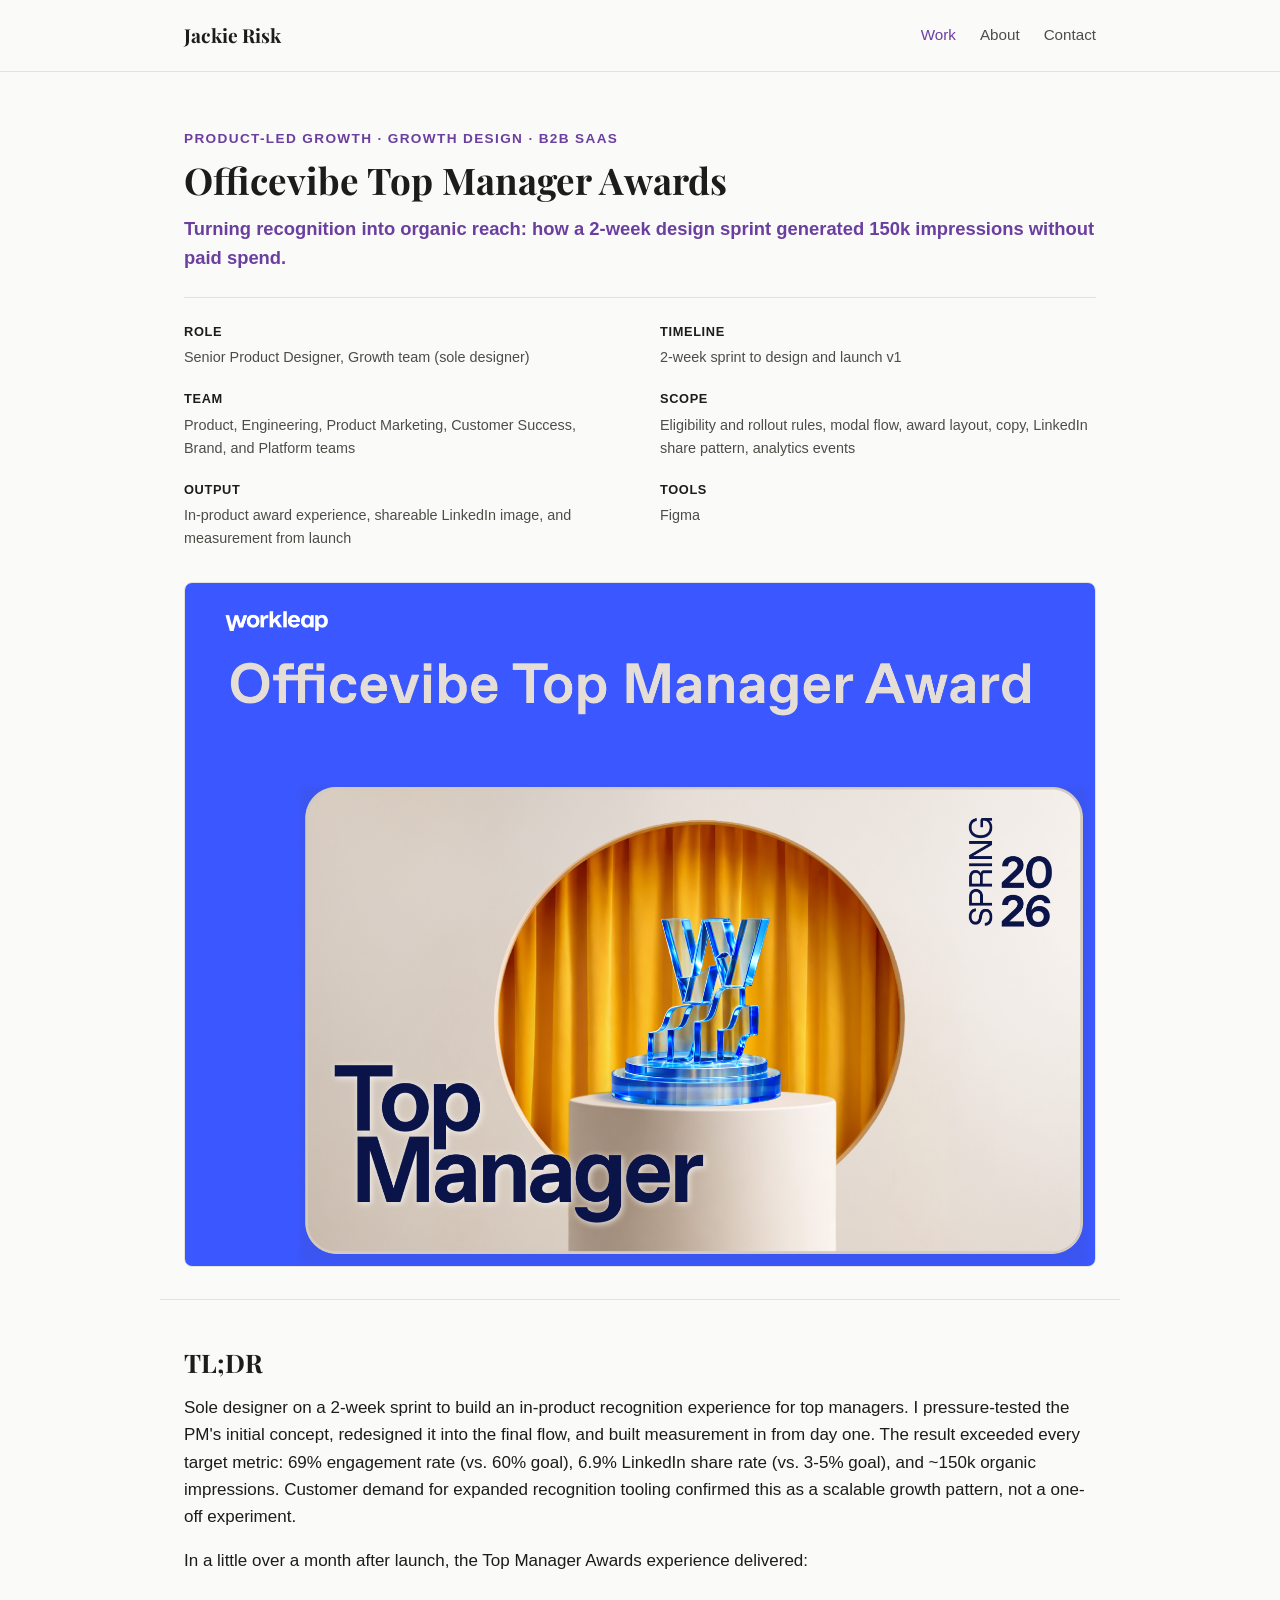
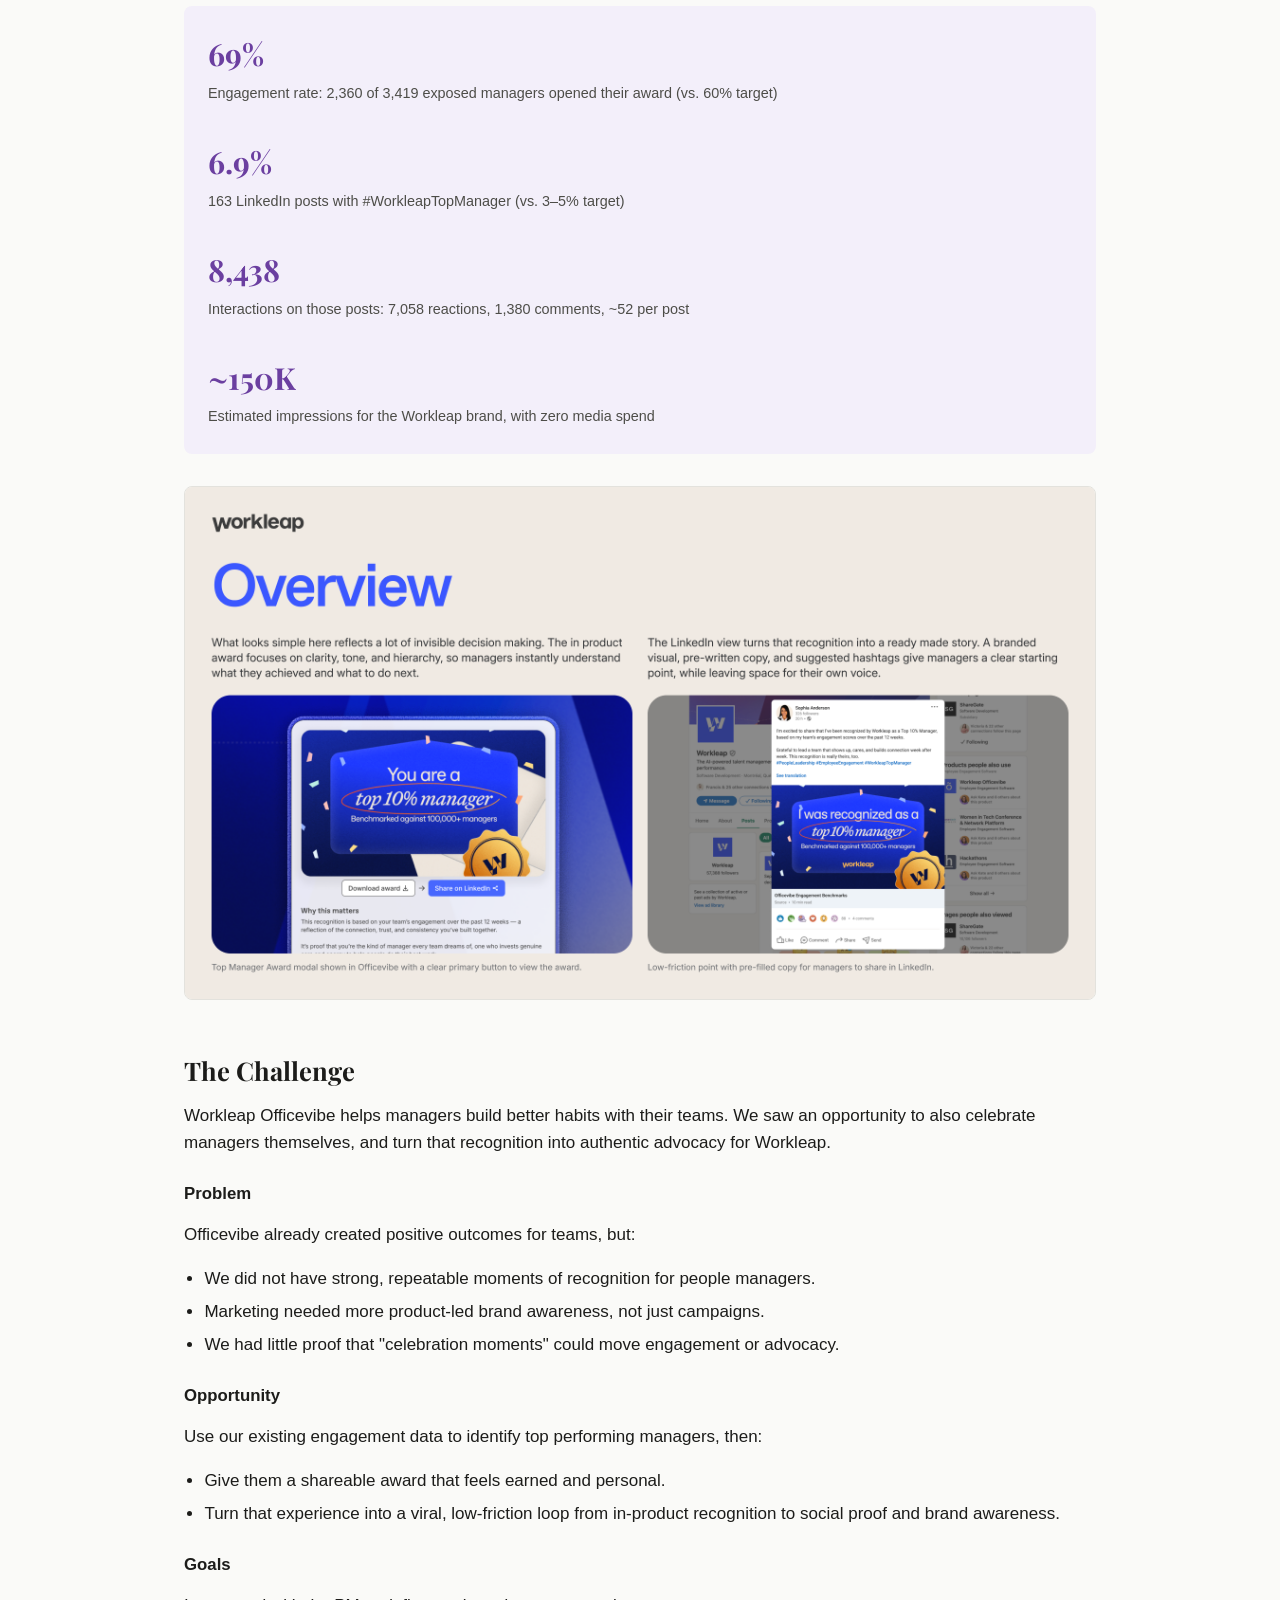
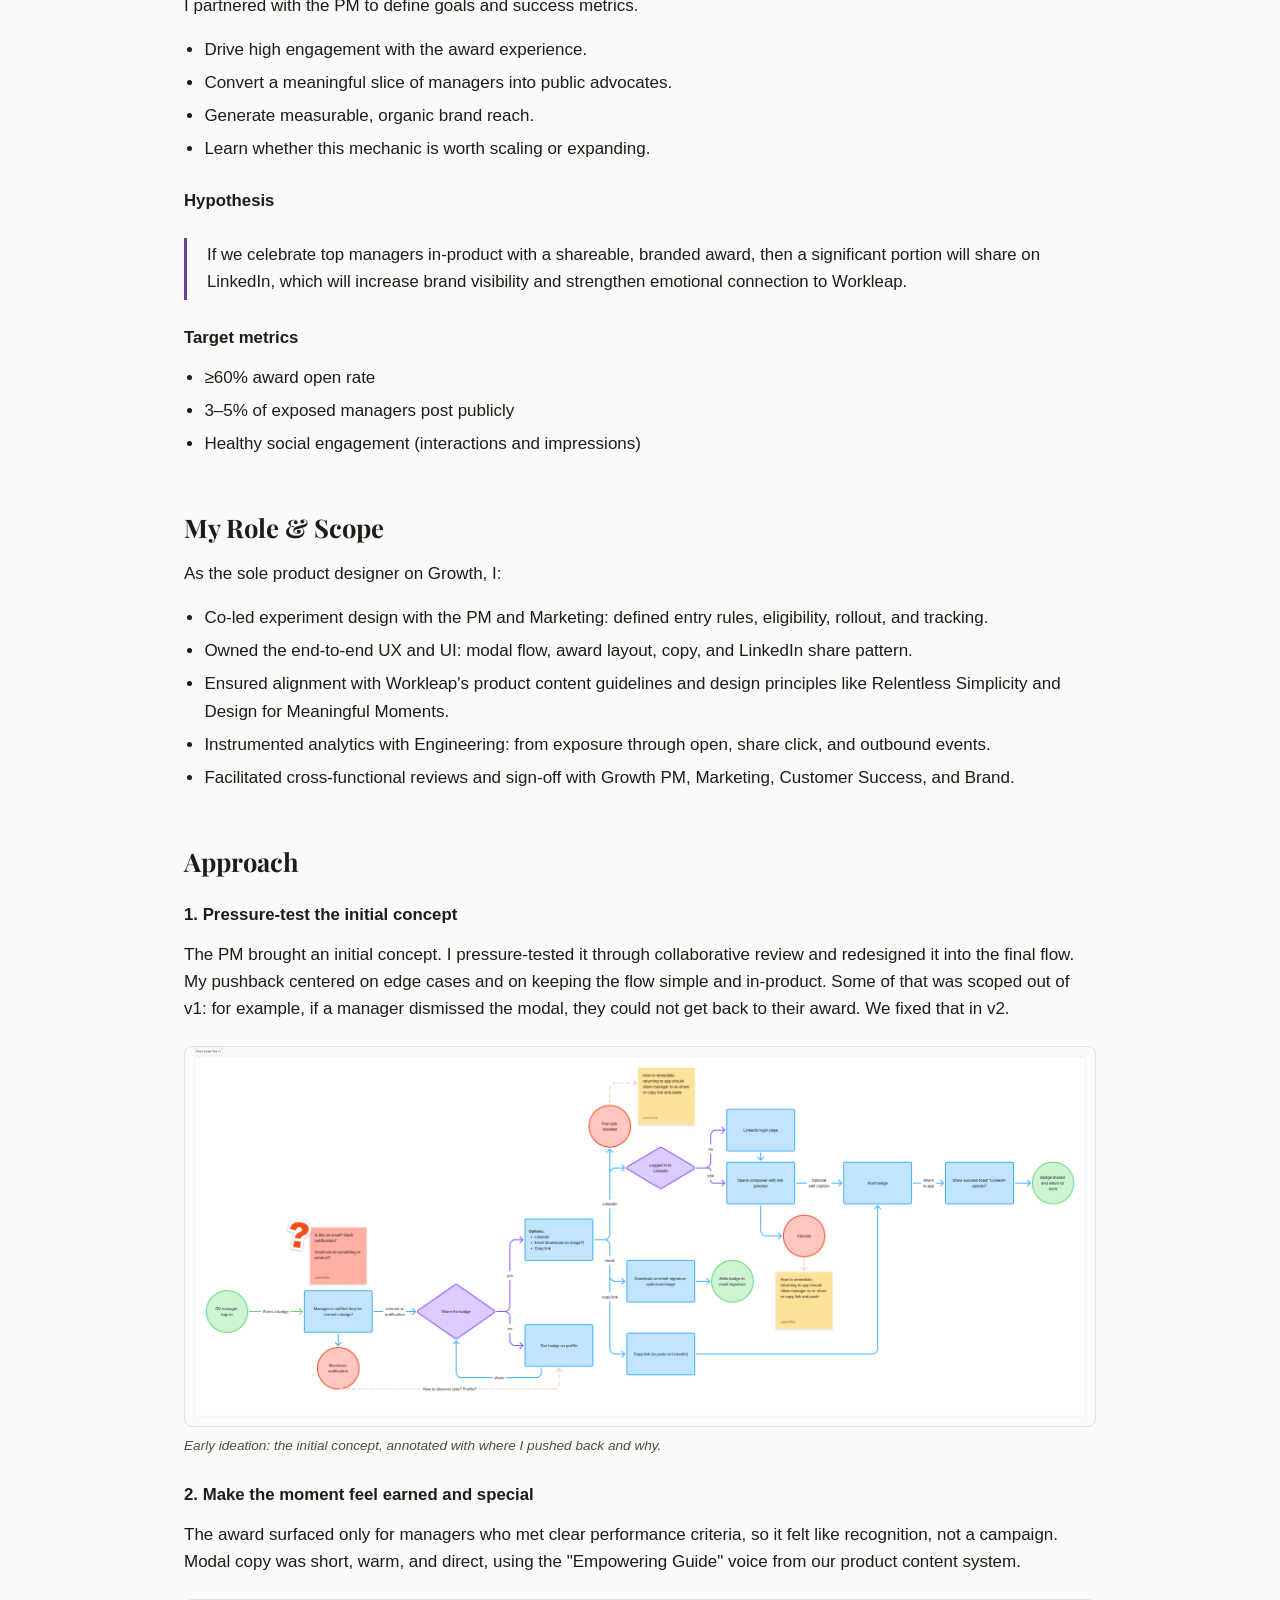
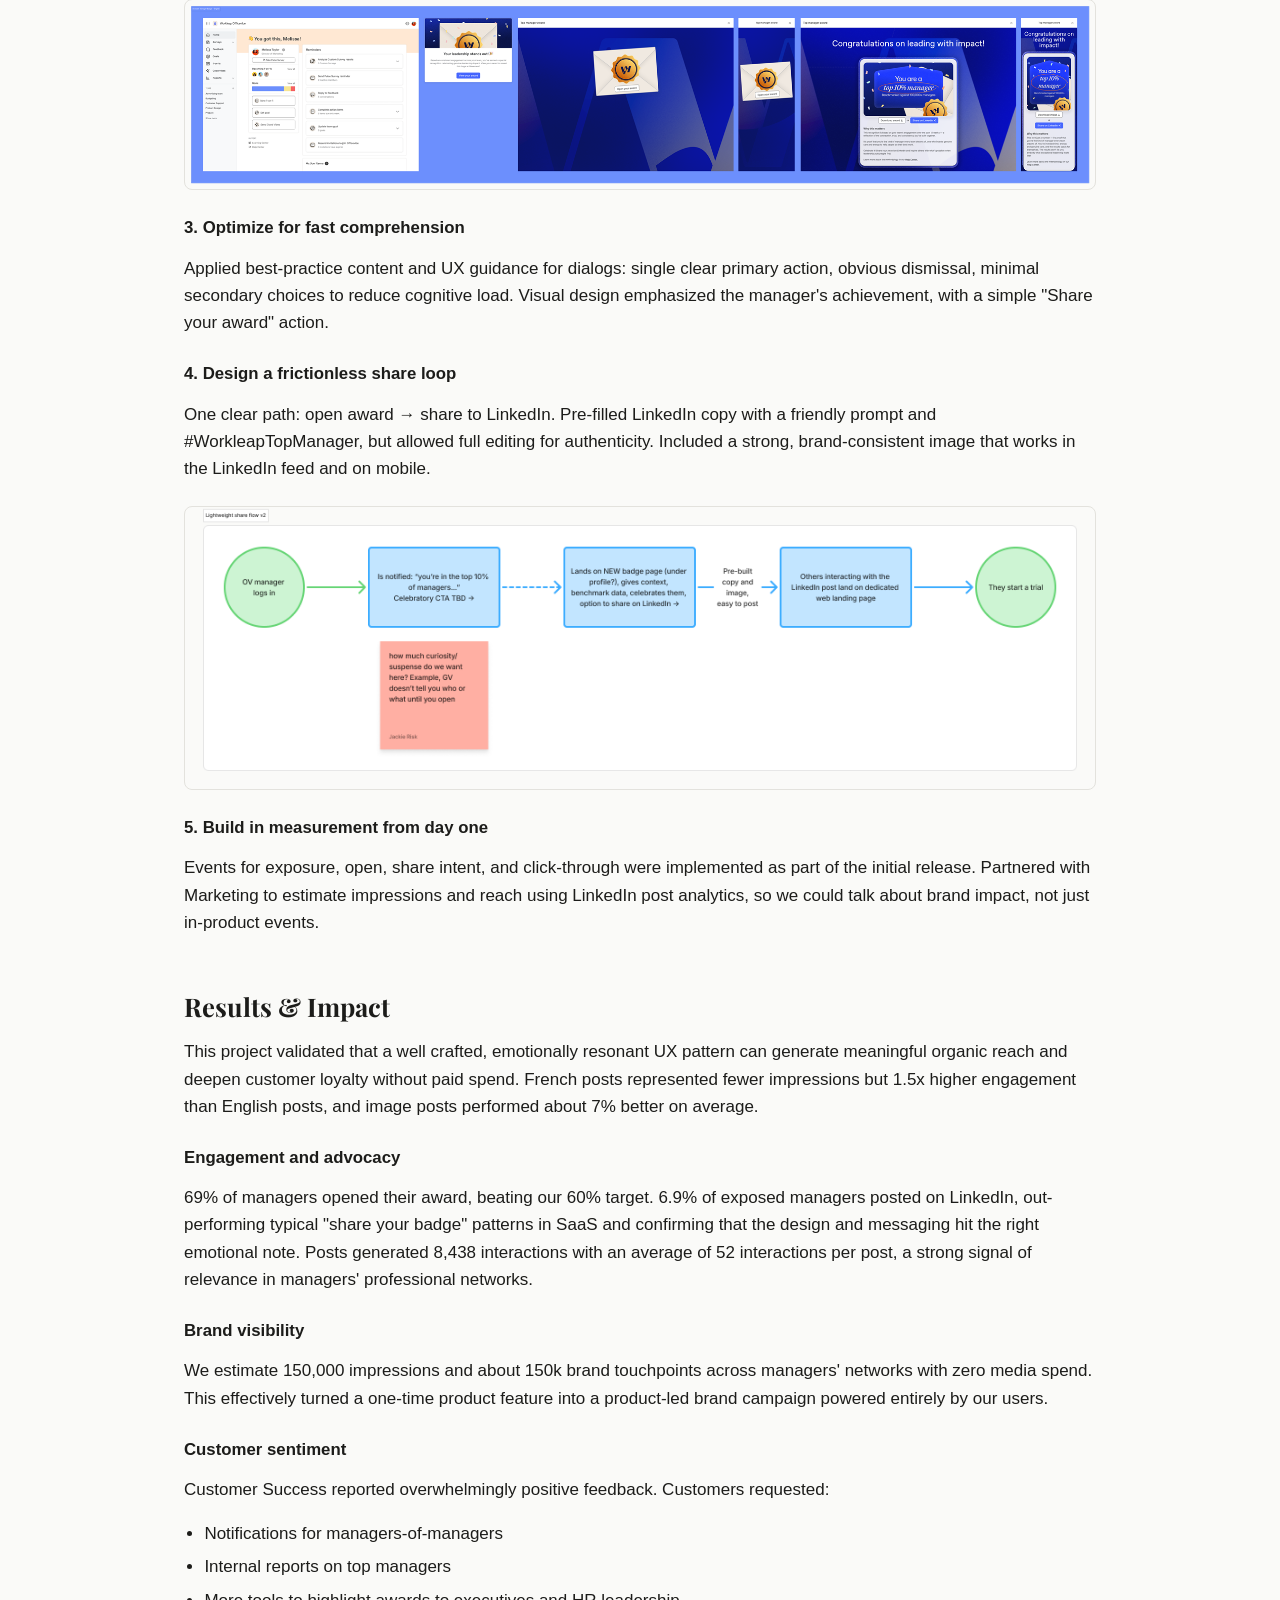
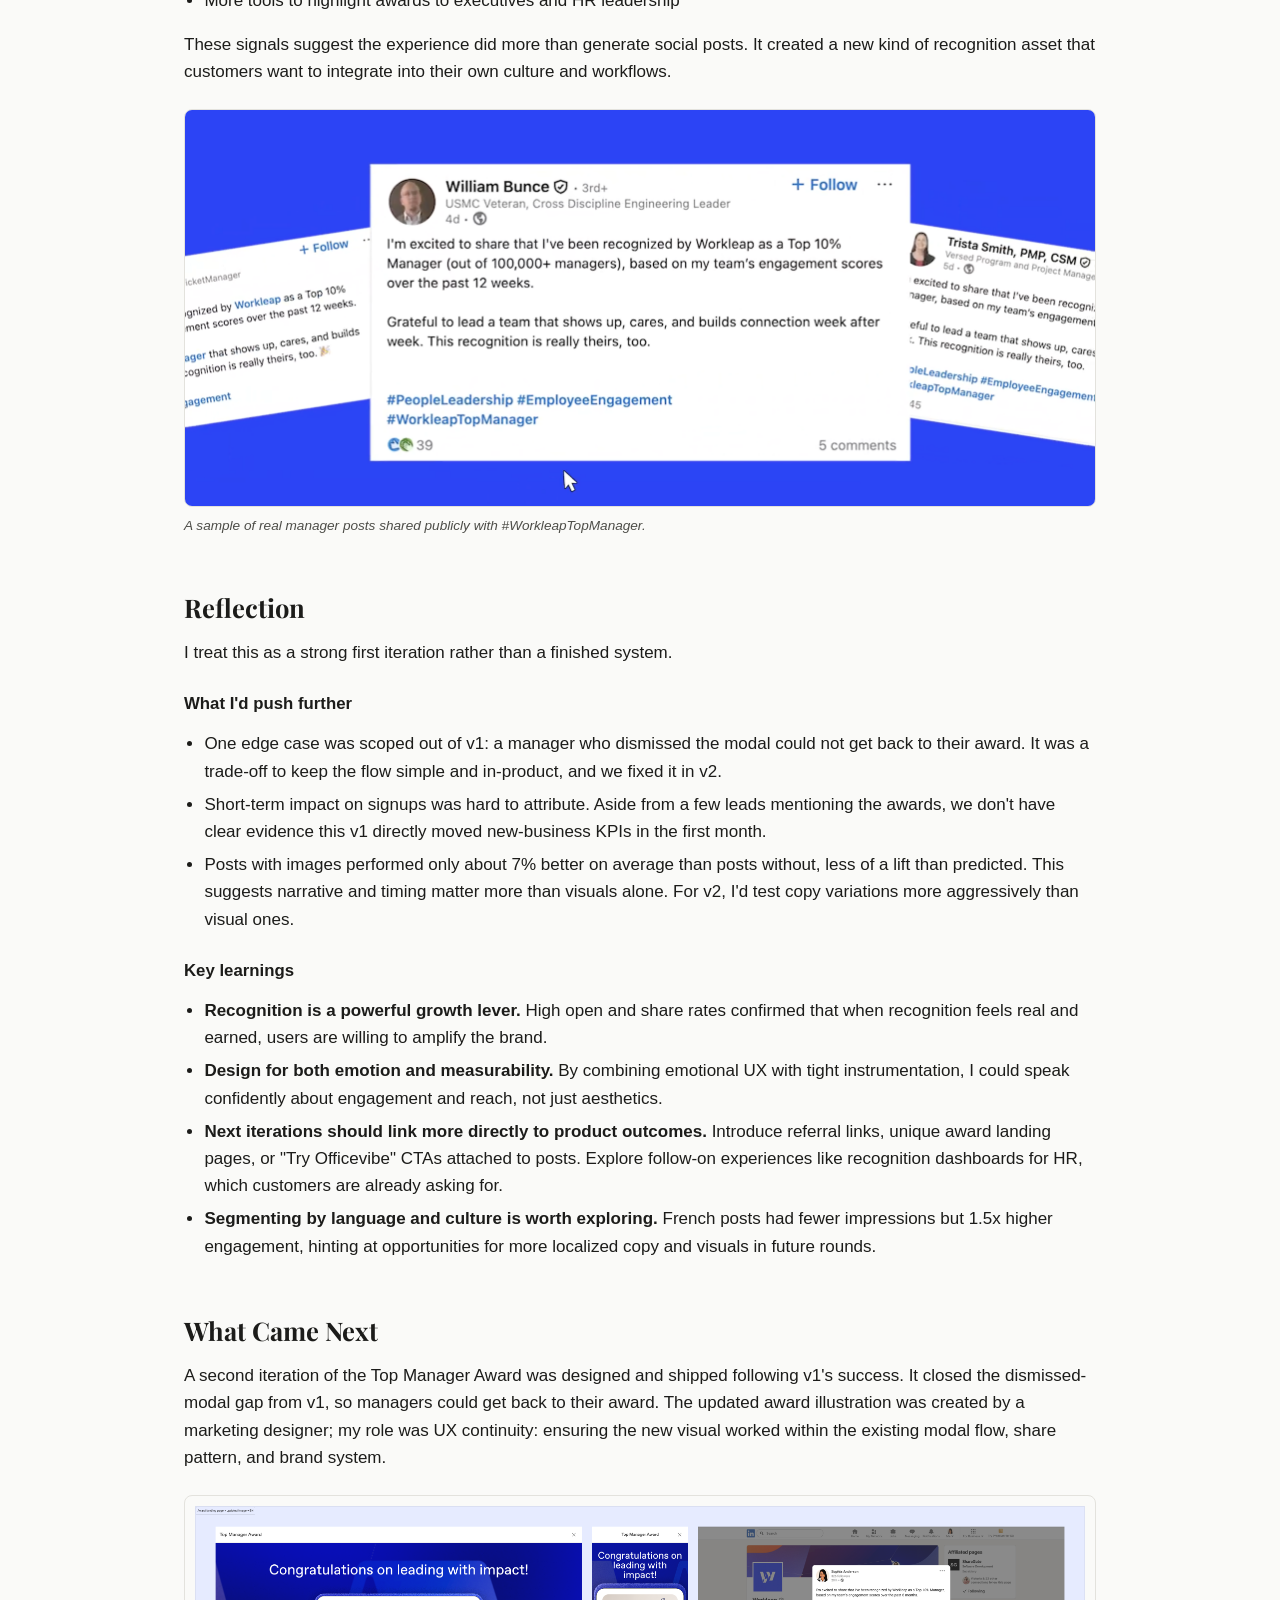
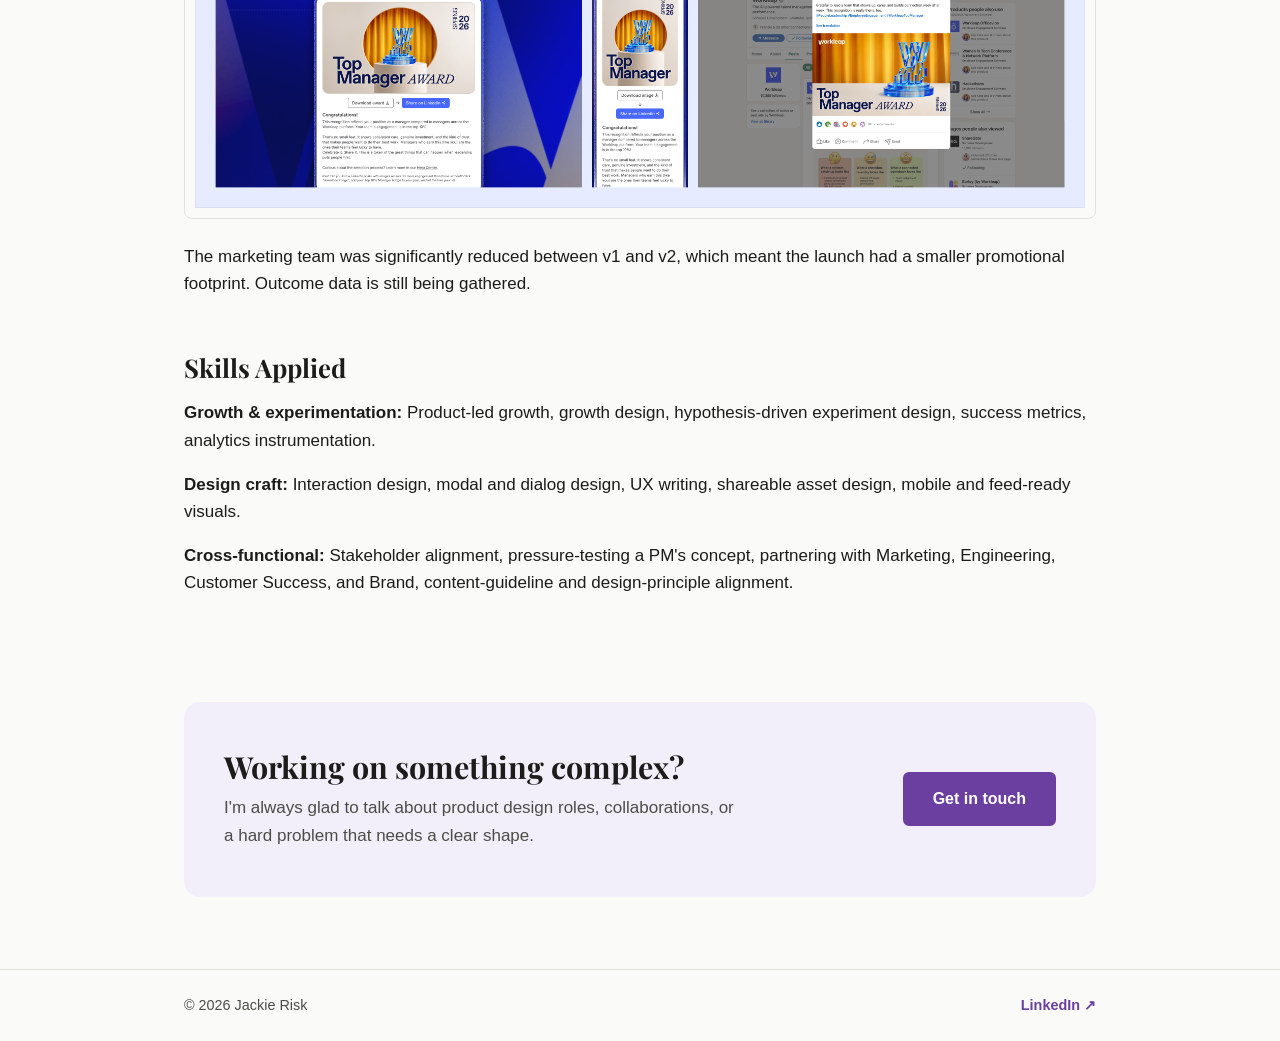
<file: case-studies/officevibe-awards.html>
<!DOCTYPE html>
<html lang="en">
<head>
  <meta charset="UTF-8">
  <meta name="viewport" content="width=device-width, initial-scale=1.0">
  <title>Jackie Risk | Officevibe Top Manager Awards</title>
  <meta name="description" content="How a 2-week design sprint generated 150k organic LinkedIn impressions by turning manager recognition into shareable brand advocacy.">
  <meta name="author" content="Jackie Risk">
  <link rel="canonical" href="https://jackierisk.github.io/portfolio/case-studies/officevibe-awards.html">

  <meta property="og:site_name" content="Jackie Risk">
  <meta property="og:type" content="article">
  <meta property="og:title" content="Jackie Risk | Officevibe Top Manager Awards">
  <meta property="og:description" content="How a 2-week design sprint generated 150k organic LinkedIn impressions by turning manager recognition into shareable brand advocacy.">
  <meta property="og:url" content="https://jackierisk.github.io/portfolio/case-studies/officevibe-awards.html">
  <meta property="og:image" content="https://jackierisk.github.io/portfolio/assets/images/officevibe-awards/case-study-cover-ov-top-manager-award.png">
  <meta property="og:image:alt" content="Officevibe Top Manager Awards case study cover">
  <meta name="twitter:card" content="summary_large_image">

  <link rel="stylesheet" href="../assets/css/style.css">

  <script type="application/ld+json">
  {
    "@context": "https://schema.org",
    "@type": "CreativeWork",
    "name": "Officevibe Top Manager Awards",
    "url": "https://jackierisk.github.io/portfolio/case-studies/officevibe-awards.html",
    "image": "https://jackierisk.github.io/portfolio/assets/images/officevibe-awards/case-study-cover-ov-top-manager-award.png",
    "inLanguage": "en",
    "isPartOf": { "@id": "https://jackierisk.github.io/portfolio/#website" },
    "author": { "@type": "Person", "@id": "https://jackierisk.github.io/portfolio/#person", "name": "Jackie Risk" },
    "about": "A shareable recognition feature celebrating high-performing managers, designed to drive product-led growth.",
    "keywords": "UX design, product-led growth, growth design, experimentation, B2B SaaS, recognition, engagement design, analytics instrumentation, cross-functional collaboration"
  }
  </script>
</head>
<body>

  <header class="site-header">
    <div class="wrap">
      <a href="../index.html" class="logo">Jackie Risk</a>
      <button class="nav-toggle" aria-expanded="false" aria-controls="primary-nav" aria-label="Toggle navigation menu">
        <span></span><span></span><span></span>
      </button>
      <nav aria-label="Primary" id="primary-nav" class="site-nav">
        <a href="../index.html#work" aria-current="true">Work</a>
        <a href="../about.html">About</a>
        <a href="../contact.html">Contact</a>
      </nav>
    </div>
  </header>

  <main>
    <div class="case-header wrap">
      <span class="eyebrow">Product-Led Growth · Growth Design · B2B SaaS</span>
      <h1>Officevibe Top Manager Awards</h1>
      <p class="tagline">Turning recognition into organic reach: how a 2-week design sprint generated 150k impressions without paid spend.</p>

      <div class="case-meta">
        <div>
          <strong>Role</strong>
          Senior Product Designer, Growth team (sole designer)
        </div>
        <div>
          <strong>Timeline</strong>
          2-week sprint to design and launch v1
        </div>
        <div>
          <strong>Team</strong>
          Product, Engineering, Product Marketing, Customer Success, Brand, and Platform teams
        </div>
        <div>
          <strong>Scope</strong>
          Eligibility and rollout rules, modal flow, award layout, copy, LinkedIn share pattern, analytics events
        </div>
        <div>
          <strong>Output</strong>
          In-product award experience, shareable LinkedIn image, and measurement from launch
        </div>
        <div>
          <strong>Tools</strong>
          Figma
        </div>
      </div>

      <a href="../assets/images/officevibe-awards/cover.png" target="_blank" rel="noopener" class="case-cover-link">
        <img src="../assets/images/officevibe-awards/cover.png" alt="Cover image for the Officevibe Top Manager Awards case study" class="case-cover">
      </a>
    </div>

    <div class="case-body wrap">

      <h2>TL;DR</h2>
      <p>
        Sole designer on a 2-week sprint to build an in-product recognition experience for top
        managers. I pressure-tested the PM's initial concept, redesigned it into the final flow,
        and built measurement in from day one. The result exceeded every target metric: 69%
        engagement rate (vs. 60% goal), 6.9% LinkedIn share rate (vs. 3-5% goal), and ~150k
        organic impressions. Customer demand for expanded recognition tooling confirmed this as
        a scalable growth pattern, not a one-off experiment.
      </p>
      <p>
        In a little over a month after launch, the Top Manager Awards experience delivered:
      </p>

      <div class="stat-row">
        <div class="stat">
          <span class="stat-num">69%</span>
          <span class="stat-label">Engagement rate: 2,360 of 3,419 exposed managers opened their award (vs. 60% target)</span>
        </div>
        <div class="stat">
          <span class="stat-num">6.9%</span>
          <span class="stat-label">163 LinkedIn posts with #WorkleapTopManager (vs. 3–5% target)</span>
        </div>
        <div class="stat">
          <span class="stat-num">8,438</span>
          <span class="stat-label">Interactions on those posts: 7,058 reactions, 1,380 comments, ~52 per post</span>
        </div>
        <div class="stat">
          <span class="stat-num">~150K</span>
          <span class="stat-label">Estimated impressions for the Workleap brand, with zero media spend</span>
        </div>
      </div>

      <a href="../assets/images/officevibe-awards/top-manager-awards-hero-modal.png" target="_blank" rel="noopener" class="img-link">
        <img src="../assets/images/officevibe-awards/top-manager-awards-hero-modal.png" alt="Top Manager Award modal shown in the Officevibe interface with a clear primary button to view the award">
      </a>

      <h2>The Challenge</h2>
      <p>
        Workleap Officevibe helps managers build better habits with their teams. We saw an
        opportunity to also celebrate managers themselves, and turn that recognition into
        authentic advocacy for Workleap.
      </p>

      <h3>Problem</h3>
      <p>
        Officevibe already created positive outcomes for teams, but:
      </p>
      <ul>
        <li>We did not have strong, repeatable moments of recognition for people managers.</li>
        <li>Marketing needed more product-led brand awareness, not just campaigns.</li>
        <li>We had little proof that "celebration moments" could move engagement or advocacy.</li>
      </ul>

      <h3>Opportunity</h3>
      <p>Use our existing engagement data to identify top performing managers, then:</p>
      <ul>
        <li>Give them a shareable award that feels earned and personal.</li>
        <li>Turn that experience into a viral, low-friction loop from in-product recognition to social proof and brand awareness.</li>
      </ul>

      <h3>Goals</h3>
      <p>I partnered with the PM to define goals and success metrics.</p>
      <ul>
        <li>Drive high engagement with the award experience.</li>
        <li>Convert a meaningful slice of managers into public advocates.</li>
        <li>Generate measurable, organic brand reach.</li>
        <li>Learn whether this mechanic is worth scaling or expanding.</li>
      </ul>

      <h3>Hypothesis</h3>
      <blockquote>
        If we celebrate top managers in-product with a shareable, branded award, then a
        significant portion will share on LinkedIn, which will increase brand visibility and
        strengthen emotional connection to Workleap.
      </blockquote>

      <h3>Target metrics</h3>
      <ul>
        <li>≥60% award open rate</li>
        <li>3–5% of exposed managers post publicly</li>
        <li>Healthy social engagement (interactions and impressions)</li>
      </ul>

      <h2>My Role &amp; Scope</h2>
      <p>As the sole product designer on Growth, I:</p>
      <ul>
        <li>Co-led experiment design with the PM and Marketing: defined entry rules, eligibility, rollout, and tracking.</li>
        <li>Owned the end-to-end UX and UI: modal flow, award layout, copy, and LinkedIn share pattern.</li>
        <li>Ensured alignment with Workleap's product content guidelines and design principles like Relentless Simplicity and Design for Meaningful Moments.</li>
        <li>Instrumented analytics with Engineering: from exposure through open, share click, and outbound events.</li>
        <li>Facilitated cross-functional reviews and sign-off with Growth PM, Marketing, Customer Success, and Brand.</li>
      </ul>

      <h2>Approach</h2>

      <h3>1. Pressure-test the initial concept</h3>
      <p>
        The PM brought an initial concept. I pressure-tested it through collaborative review and
        redesigned it into the final flow. My pushback centered on edge cases and on keeping the
        flow simple and in-product. Some of that was scoped out of v1: for example, if a manager
        dismissed the modal, they could not get back to their award. We fixed that in v2.
      </p>
      <a href="../assets/images/officevibe-awards/share-flow-v1.png" target="_blank" rel="noopener" class="img-link">
        <img src="../assets/images/officevibe-awards/share-flow-v1.png" alt="Early diagram mapping the manager recognition and share flow for Officevibe">
      </a>
      <p class="image-caption">Early ideation: the initial concept, annotated with where I pushed back and why.</p>

      <h3>2. Make the moment feel earned and special</h3>
      <p>
        The award surfaced only for managers who met clear performance criteria, so it felt like
        recognition, not a campaign. Modal copy was short, warm, and direct, using the
        "Empowering Guide" voice from our product content system.
      </p>

      <a href="../assets/images/officevibe-awards/badge-design.png" target="_blank" rel="noopener" class="img-link">
        <img src="../assets/images/officevibe-awards/badge-design.png" alt="The shareable Top Manager Award badge design">
      </a>

      <h3>3. Optimize for fast comprehension</h3>
      <p>
        Applied best-practice content and UX guidance for dialogs: single clear primary action,
        obvious dismissal, minimal secondary choices to reduce cognitive load. Visual design
        emphasized the manager's achievement, with a simple "Share your award" action.
      </p>

      <h3>4. Design a frictionless share loop</h3>
      <p>
        One clear path: open award → share to LinkedIn. Pre-filled LinkedIn copy with a friendly
        prompt and #WorkleapTopManager, but allowed full editing for authenticity. Included a
        strong, brand-consistent image that works in the LinkedIn feed and on mobile.
      </p>

      <a href="../assets/images/officevibe-awards/share-flow-v2.png" target="_blank" rel="noopener" class="img-link">
        <img src="../assets/images/officevibe-awards/share-flow-v2.png" alt="Refined trigger modal and full award view for the final share flow">
      </a>

      <h3>5. Build in measurement from day one</h3>
      <p>
        Events for exposure, open, share intent, and click-through were implemented as part of the
        initial release. Partnered with Marketing to estimate impressions and reach using LinkedIn
        post analytics, so we could talk about brand impact, not just in-product events.
      </p>

      <h2>Results &amp; Impact</h2>
      <p>
        This project validated that a well crafted, emotionally resonant UX pattern can generate
        meaningful organic reach and deepen customer loyalty without paid spend. French posts
        represented fewer impressions but 1.5x higher engagement than English posts, and image
        posts performed about 7% better on average.
      </p>

      <h3>Engagement and advocacy</h3>
      <p>
        69% of managers opened their award, beating our 60% target. 6.9% of exposed managers
        posted on LinkedIn, out-performing typical "share your badge" patterns in SaaS and
        confirming that the design and messaging hit the right emotional note. Posts generated
        8,438 interactions with an average of 52 interactions per post, a strong signal of
        relevance in managers' professional networks.
      </p>

      <h3>Brand visibility</h3>
      <p>
        We estimate 150,000 impressions and about 150k brand touchpoints across managers'
        networks with zero media spend. This effectively turned a one-time product feature into a
        product-led brand campaign powered entirely by our users.
      </p>

      <h3>Customer sentiment</h3>
      <p>Customer Success reported overwhelmingly positive feedback. Customers requested:</p>
      <ul>
        <li>Notifications for managers-of-managers</li>
        <li>Internal reports on top managers</li>
        <li>More tools to highlight awards to executives and HR leadership</li>
      </ul>
      <p>
        These signals suggest the experience did more than generate social posts. It created a
        new kind of recognition asset that customers want to integrate into their own culture and
        workflows.
      </p>

      <a href="../assets/images/officevibe-awards/linked-in-shares.png" target="_blank" rel="noopener" class="img-link">
        <img src="../assets/images/officevibe-awards/linked-in-shares.png" alt="Screenshots of actual managers' shared posts on LinkedIn">
      </a>
      <p class="image-caption">A sample of real manager posts shared publicly with #WorkleapTopManager.</p>

      <h2>Reflection</h2>
      <p>I treat this as a strong first iteration rather than a finished system.</p>

      <h3>What I'd push further</h3>
      <ul>
        <li>One edge case was scoped out of v1: a manager who dismissed the modal could not get back to their award. It was a trade-off to keep the flow simple and in-product, and we fixed it in v2.</li>
        <li>Short-term impact on signups was hard to attribute. Aside from a few leads mentioning the awards, we don't have clear evidence this v1 directly moved new-business KPIs in the first month.</li>
        <li>Posts with images performed only about 7% better on average than posts without, less of a lift than predicted. This suggests narrative and timing matter more than visuals alone. For v2, I'd test copy variations more aggressively than visual ones.</li>
      </ul>

      <h3>Key learnings</h3>
      <ul>
        <li><strong>Recognition is a powerful growth lever.</strong> High open and share rates confirmed that when recognition feels real and earned, users are willing to amplify the brand.</li>
        <li><strong>Design for both emotion and measurability.</strong> By combining emotional UX with tight instrumentation, I could speak confidently about engagement and reach, not just aesthetics.</li>
        <li><strong>Next iterations should link more directly to product outcomes.</strong> Introduce referral links, unique award landing pages, or "Try Officevibe" CTAs attached to posts. Explore follow-on experiences like recognition dashboards for HR, which customers are already asking for.</li>
        <li><strong>Segmenting by language and culture is worth exploring.</strong> French posts had fewer impressions but 1.5x higher engagement, hinting at opportunities for more localized copy and visuals in future rounds.</li>
      </ul>

      <h2>What Came Next</h2>
      <p>
        A second iteration of the Top Manager Award was designed and shipped following v1's
        success. It closed the dismissed-modal gap from v1, so managers could get back to their
        award. The updated award illustration was created by a marketing designer; my role was
        UX continuity: ensuring the new visual worked within the existing modal flow, share
        pattern, and brand system.
      </p>
      <a href="../assets/images/officevibe-awards/award-landing-v2.png" target="_blank" rel="noopener" class="img-link">
        <img src="../assets/images/officevibe-awards/award-landing-v2.png" alt="Updated Top Manager Award landing page design for version 2">
      </a>
      <p>
        The marketing team was significantly reduced between v1 and v2, which meant the launch had
        a smaller promotional footprint. Outcome data is still being gathered.
      </p>

      <h2>Skills Applied</h2>
      <p>
        <strong>Growth &amp; experimentation:</strong> Product-led growth, growth design,
        hypothesis-driven experiment design, success metrics, analytics instrumentation.
      </p>
      <p>
        <strong>Design craft:</strong> Interaction design, modal and dialog design, UX writing,
        shareable asset design, mobile and feed-ready visuals.
      </p>
      <p>
        <strong>Cross-functional:</strong> Stakeholder alignment, pressure-testing a PM's
        concept, partnering with Marketing, Engineering, Customer Success, and Brand,
        content-guideline and design-principle alignment.
      </p>

    </div>

    <section class="closing wrap" aria-labelledby="closing-title">
      <div class="closing-inner">
        <div>
          <h2 id="closing-title">Working on something complex?</h2>
          <p>I'm always glad to talk about product design roles, collaborations, or a hard problem that needs a clear shape.</p>
        </div>
        <a class="btn btn-primary" href="../contact.html">Get in touch</a>
      </div>
    </section>
  </main>

  <footer class="site-footer">
    <div class="wrap footer-inner">
      <p>&copy; 2026 Jackie Risk</p>
      <a href="https://www.linkedin.com/in/jacqueline-risk/" target="_blank" rel="noopener">LinkedIn ↗</a>
    </div>
  </footer>

  <script src="../assets/js/main.js"></script>
</body>
</html>
</file>
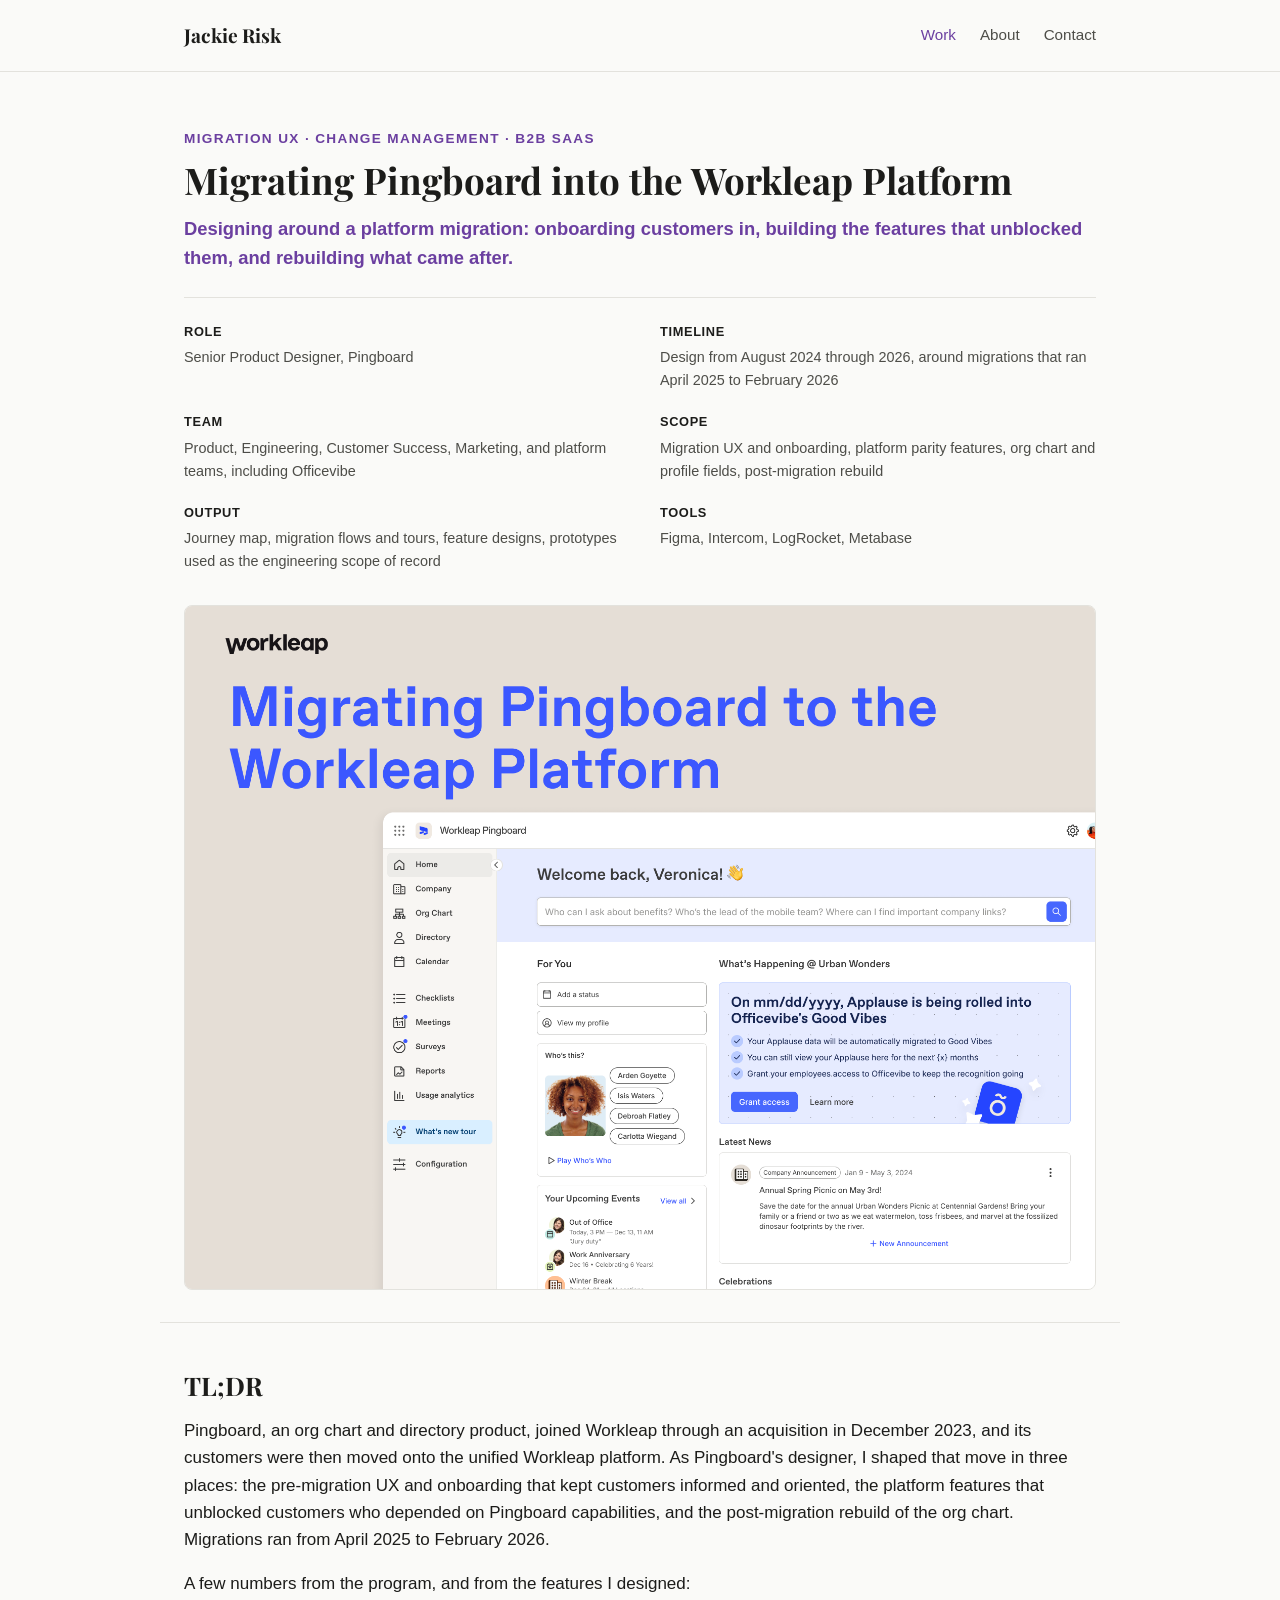
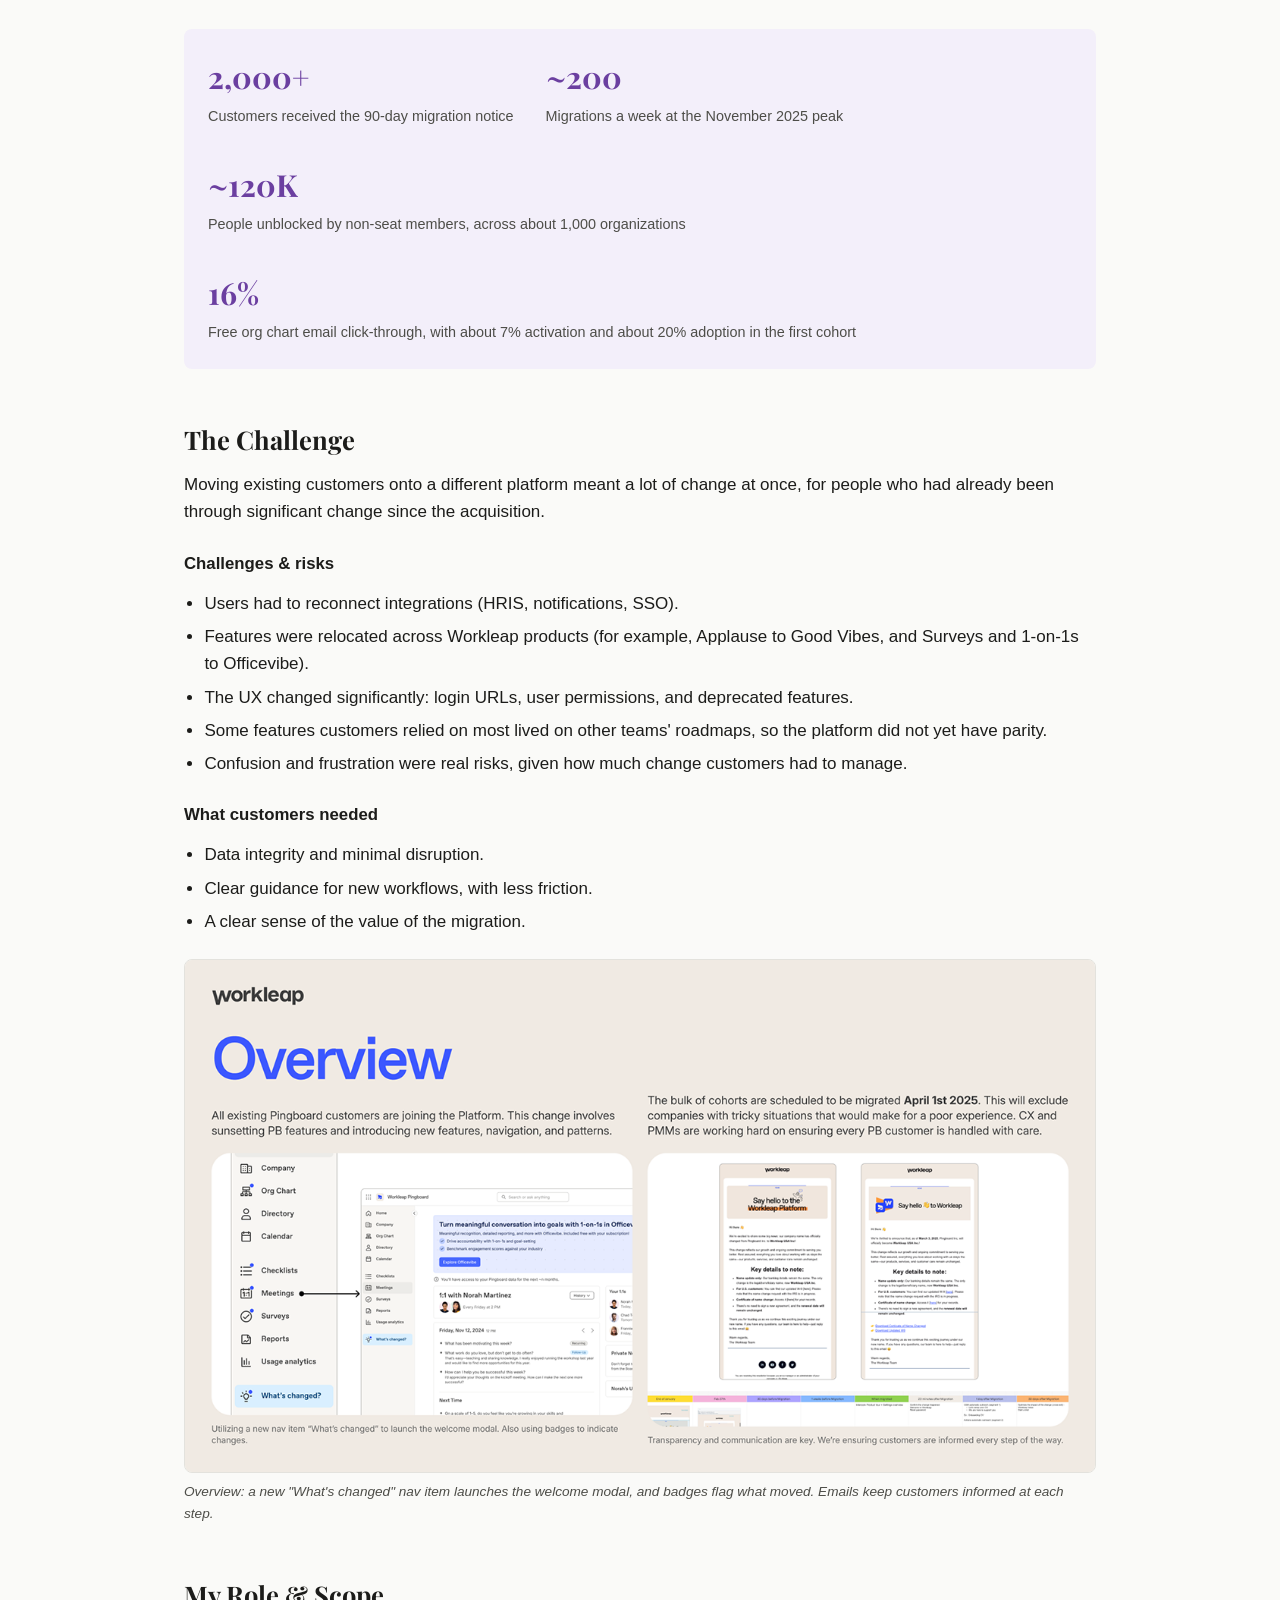
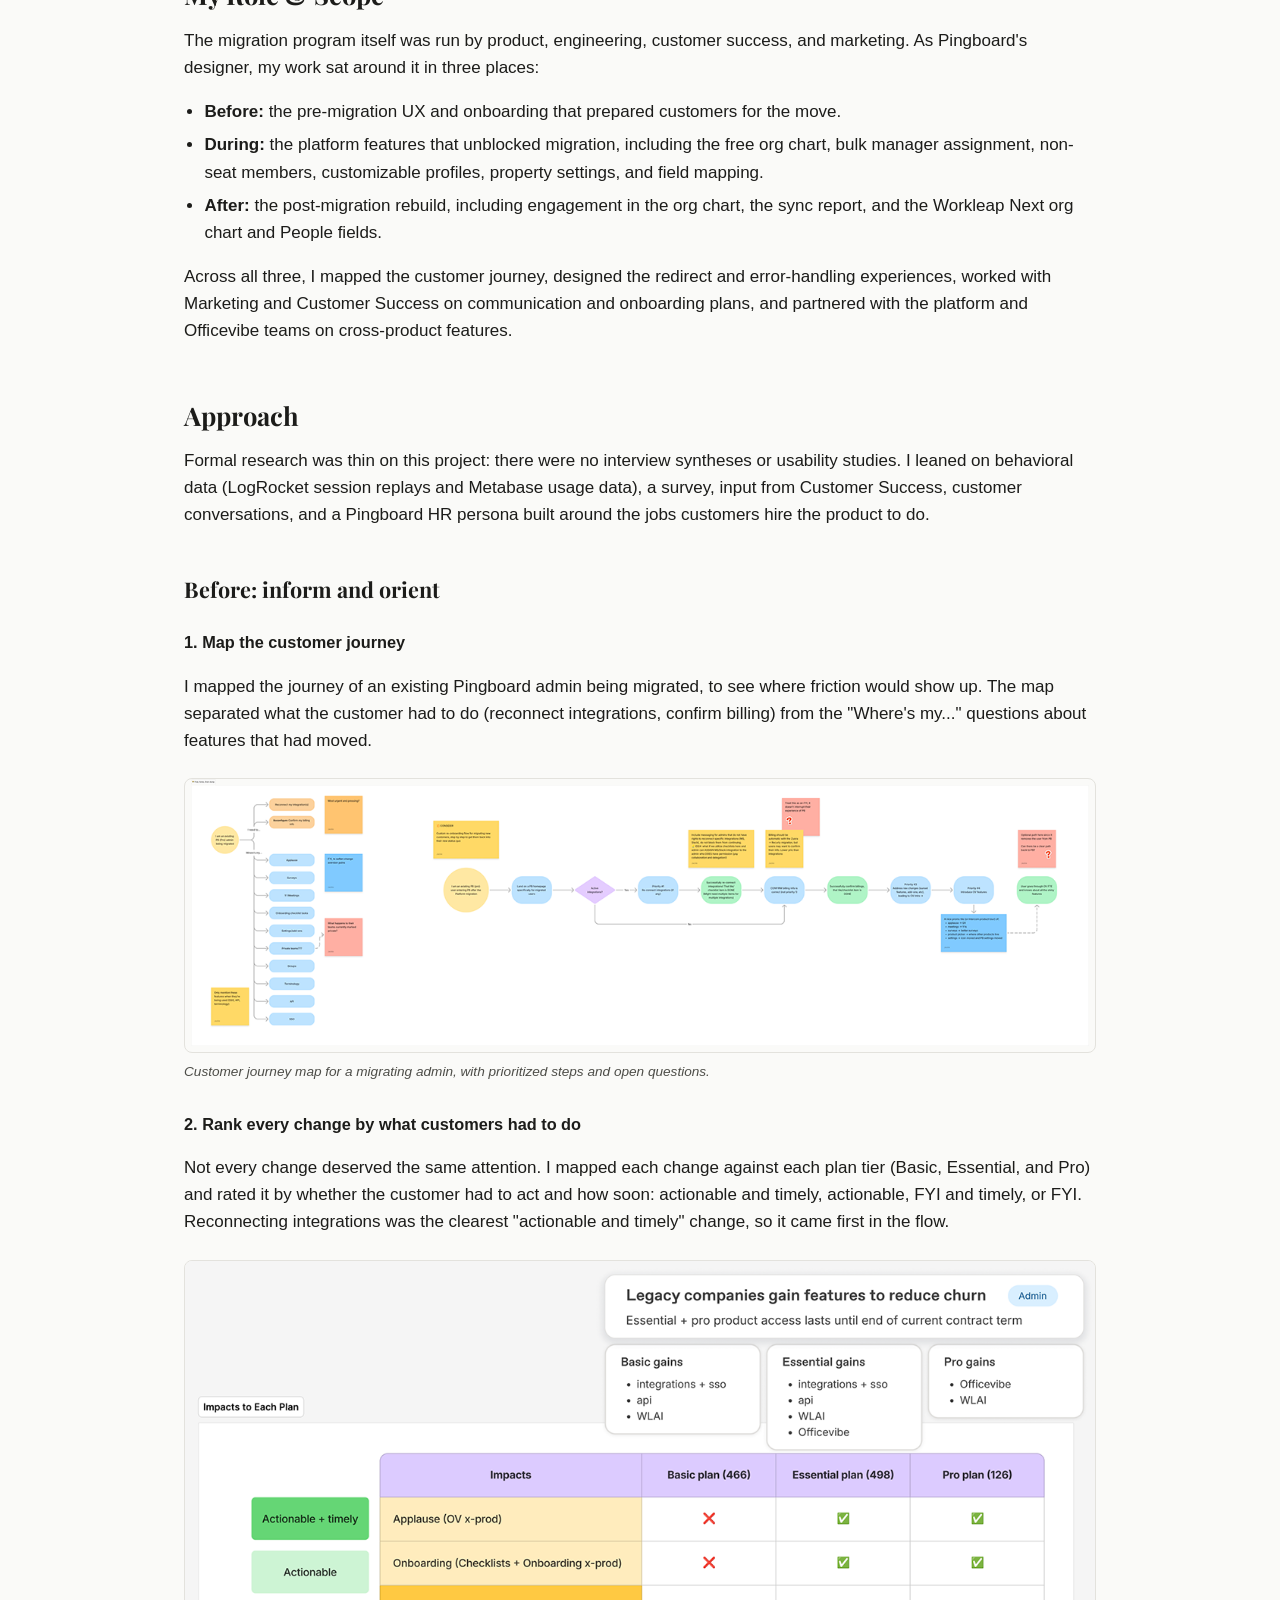
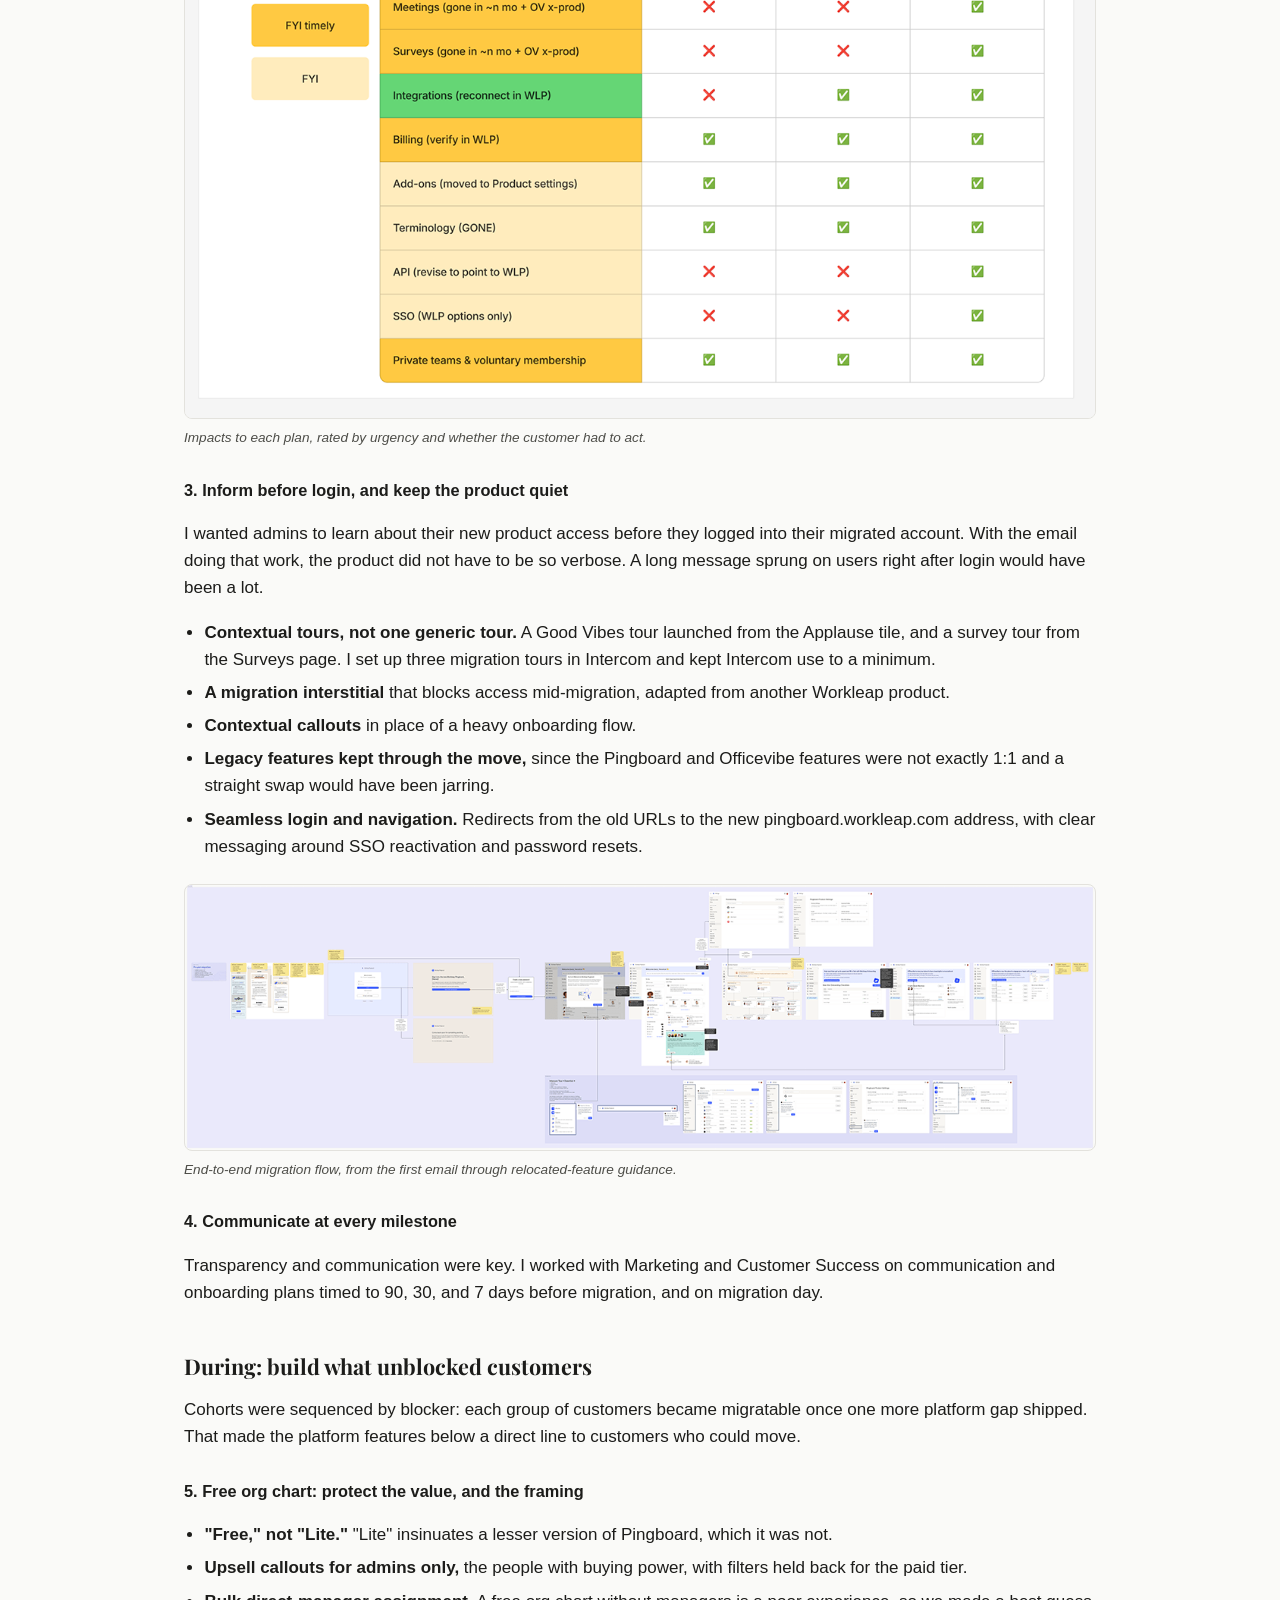
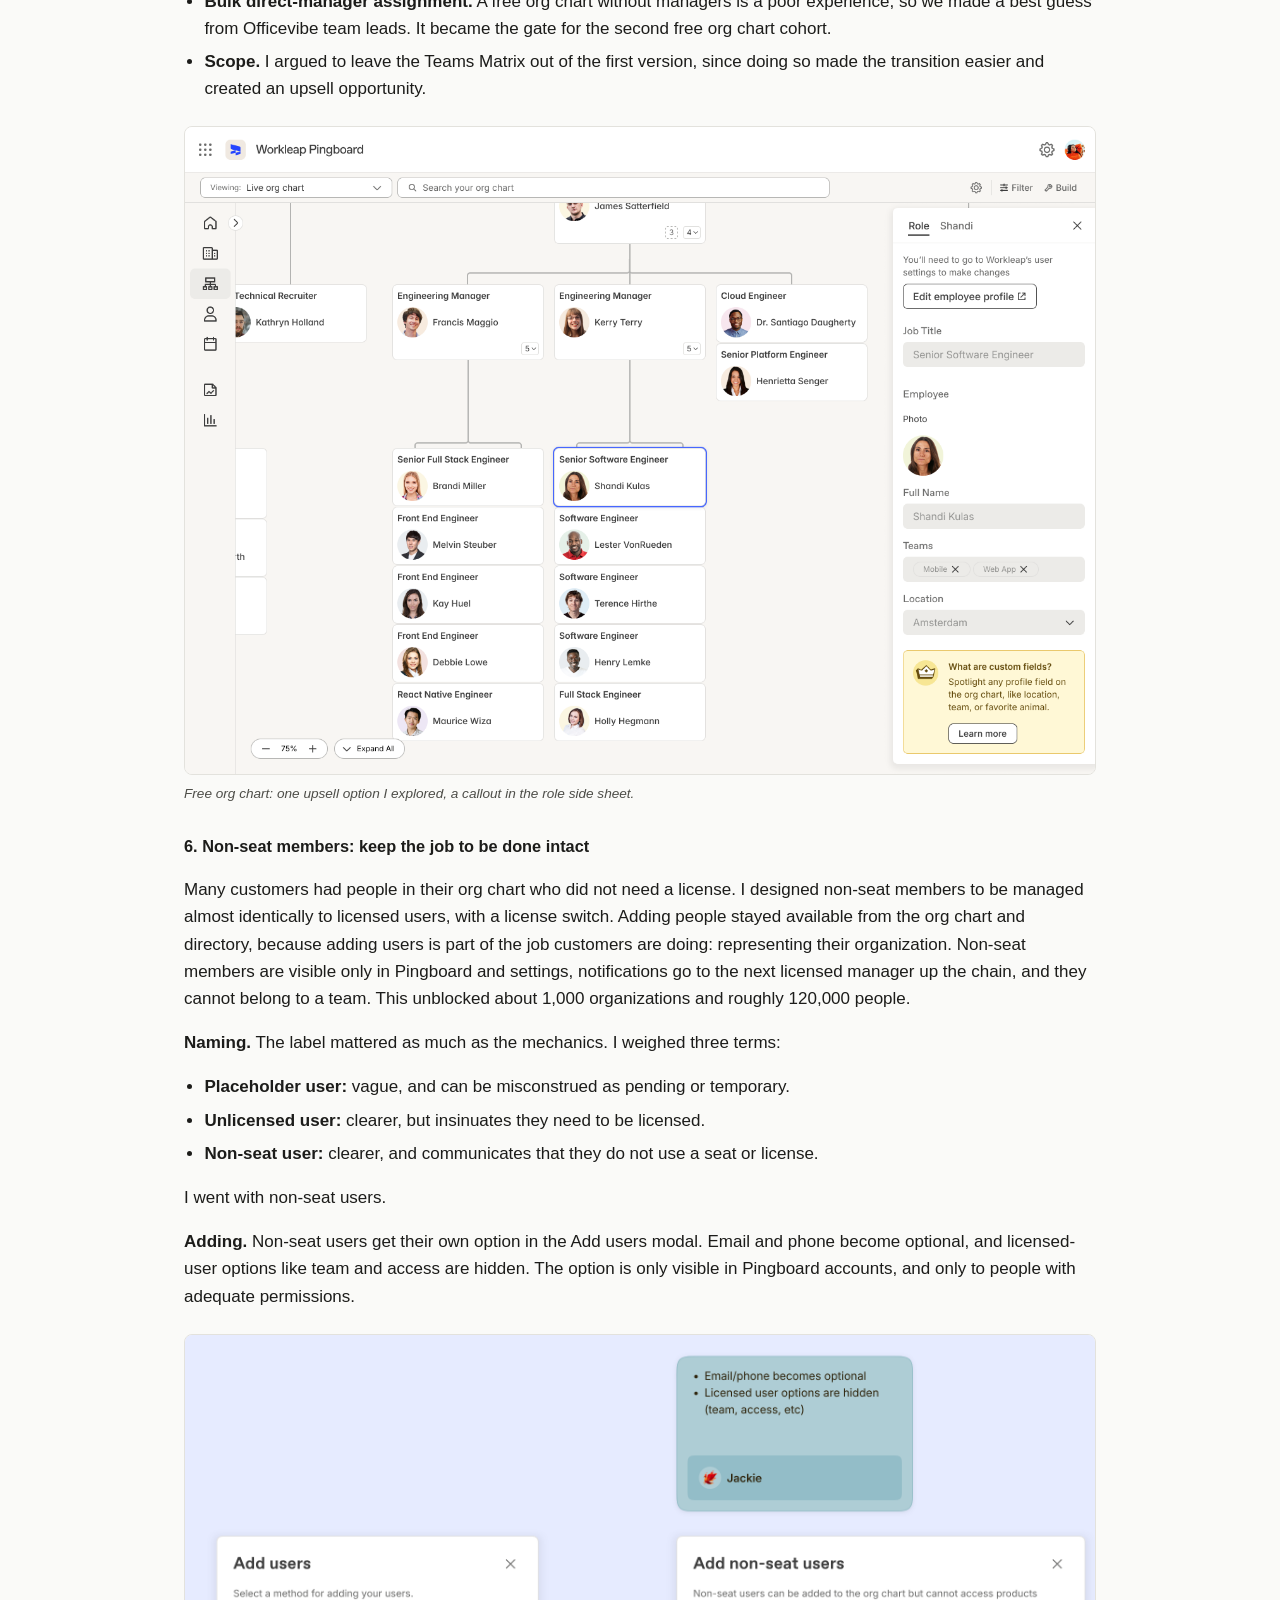
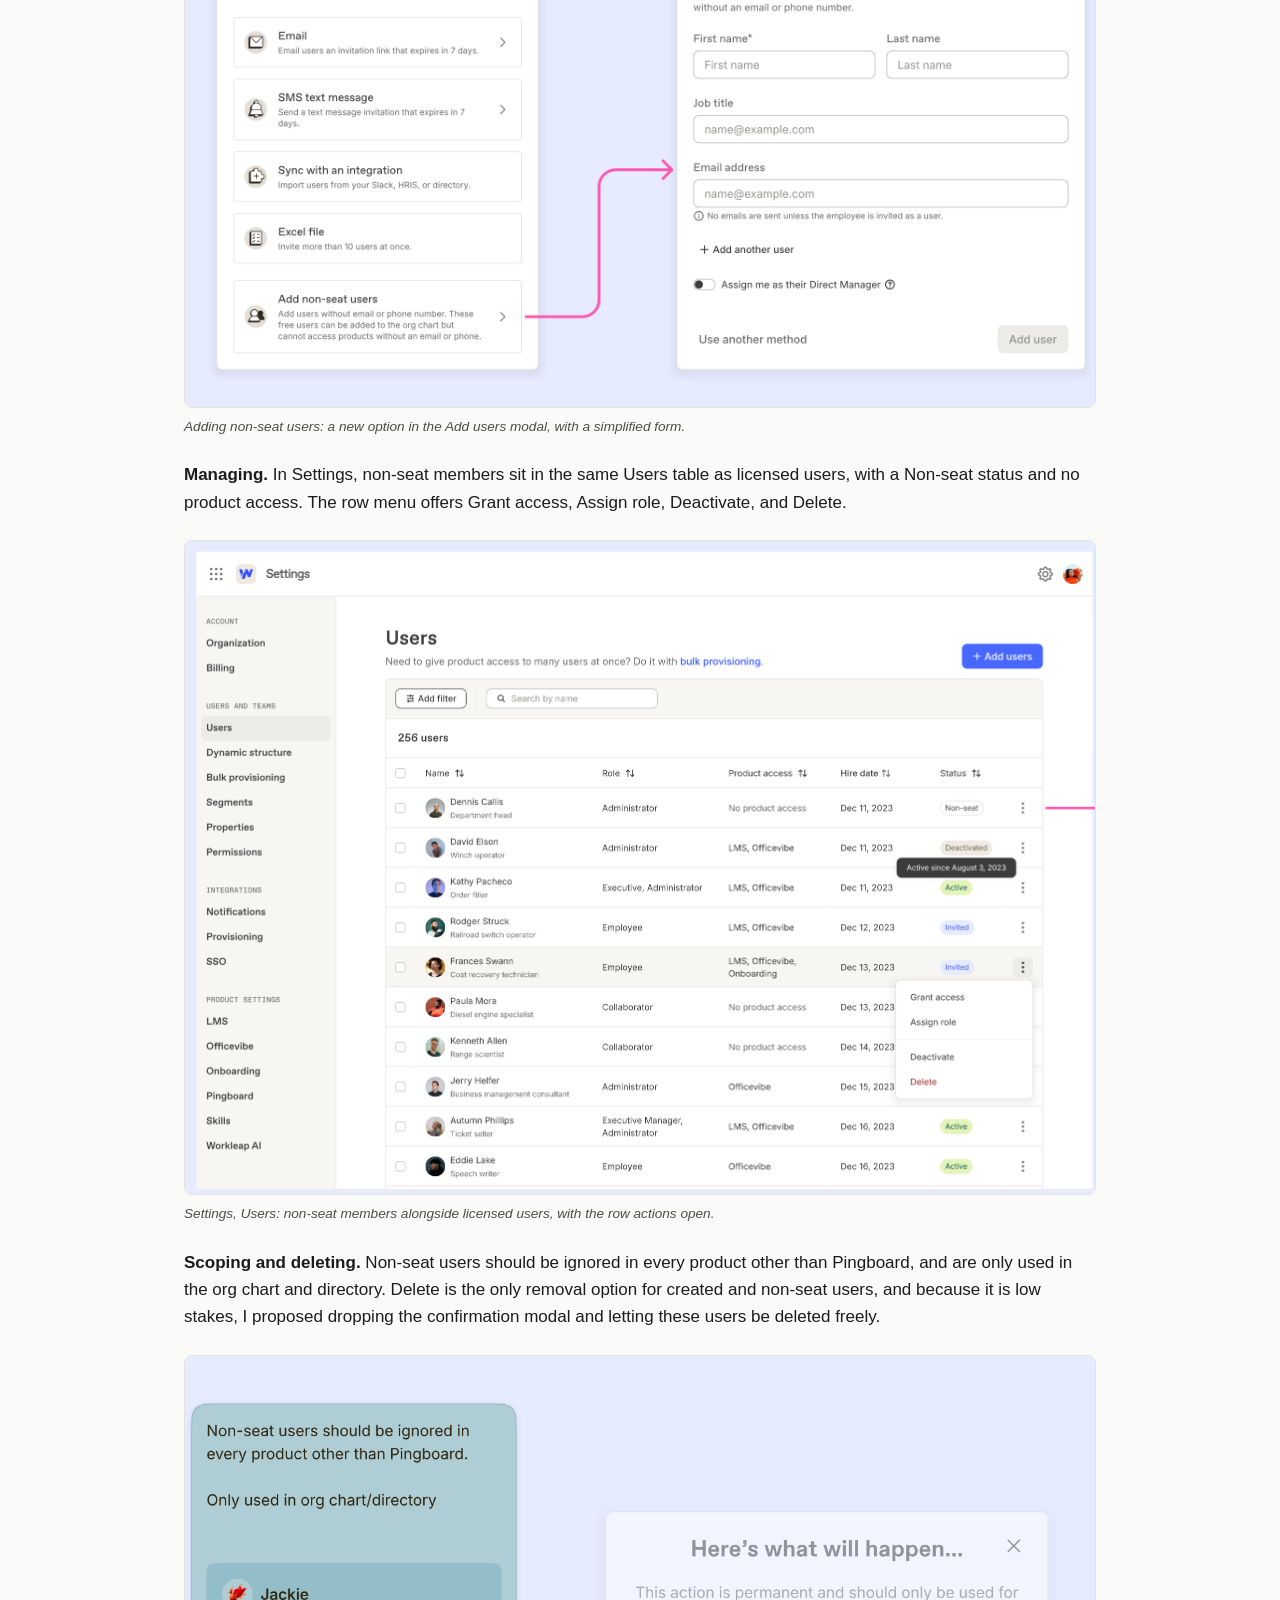
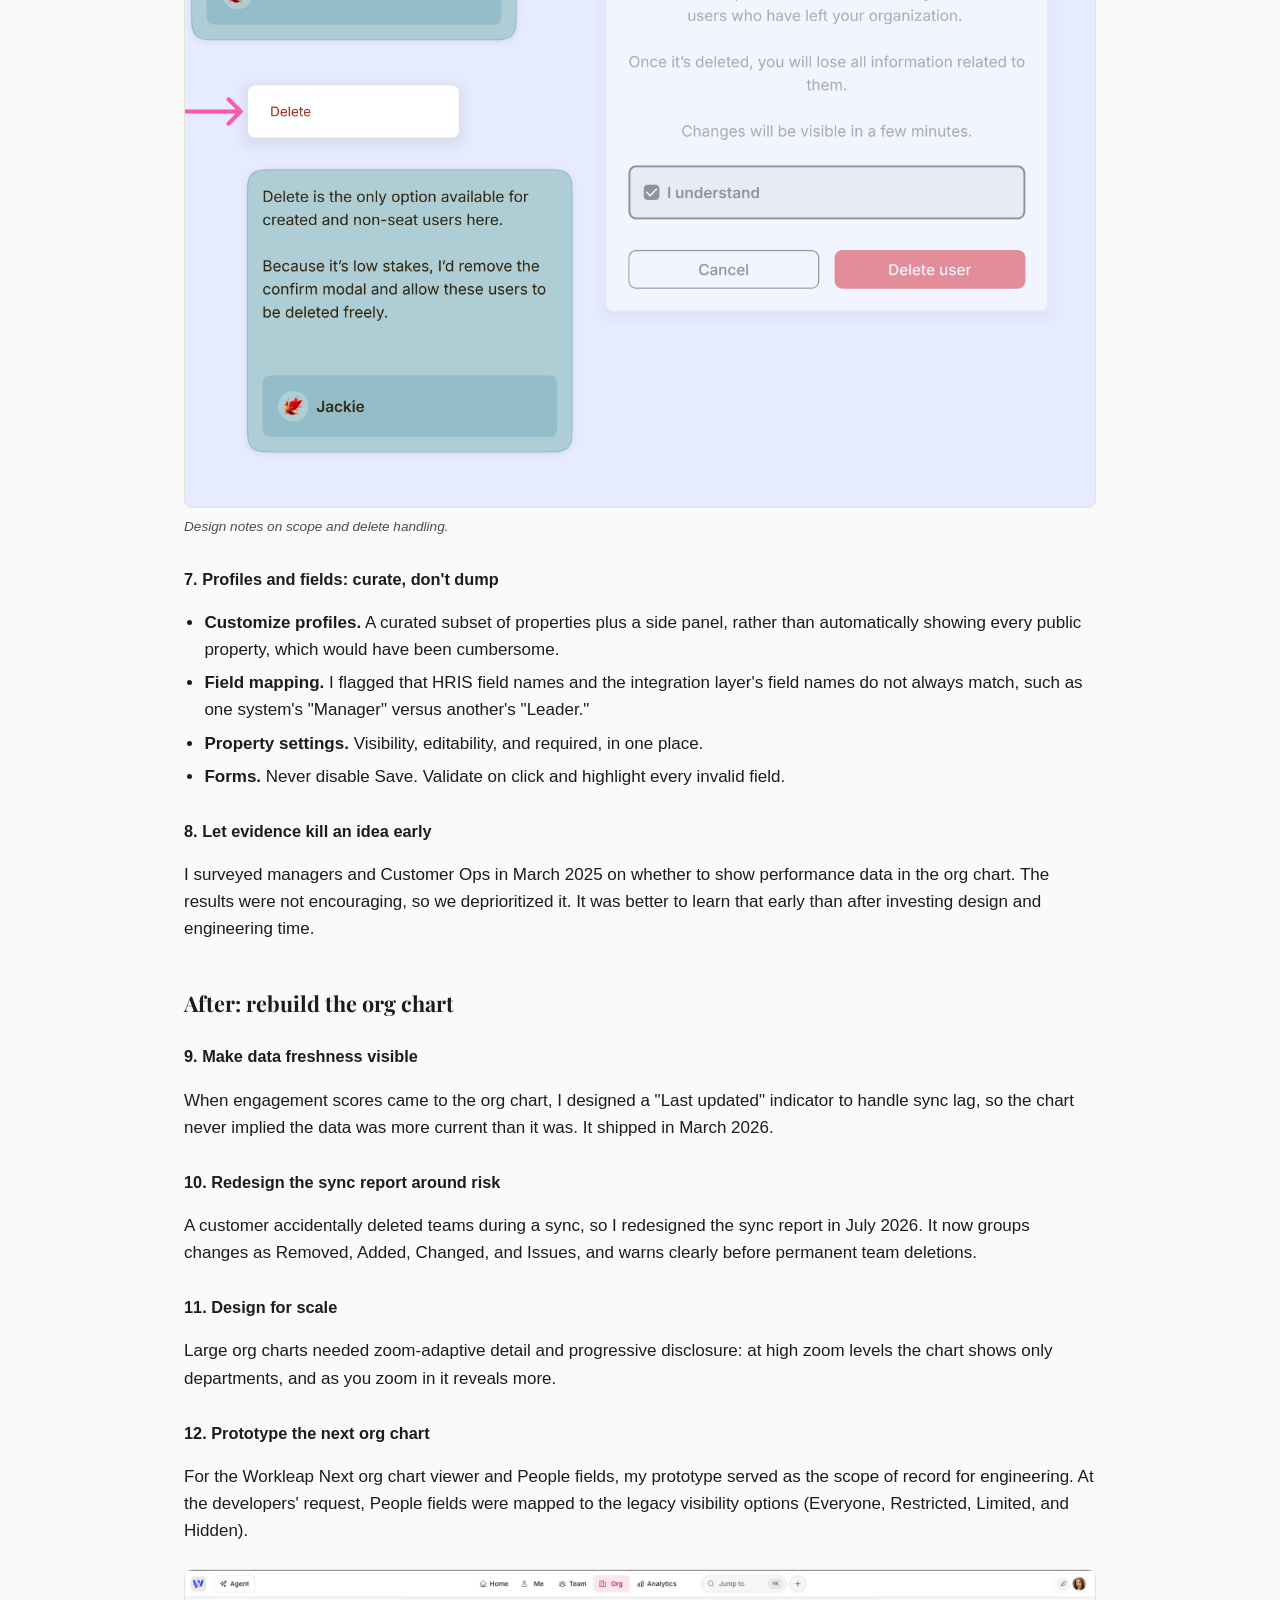
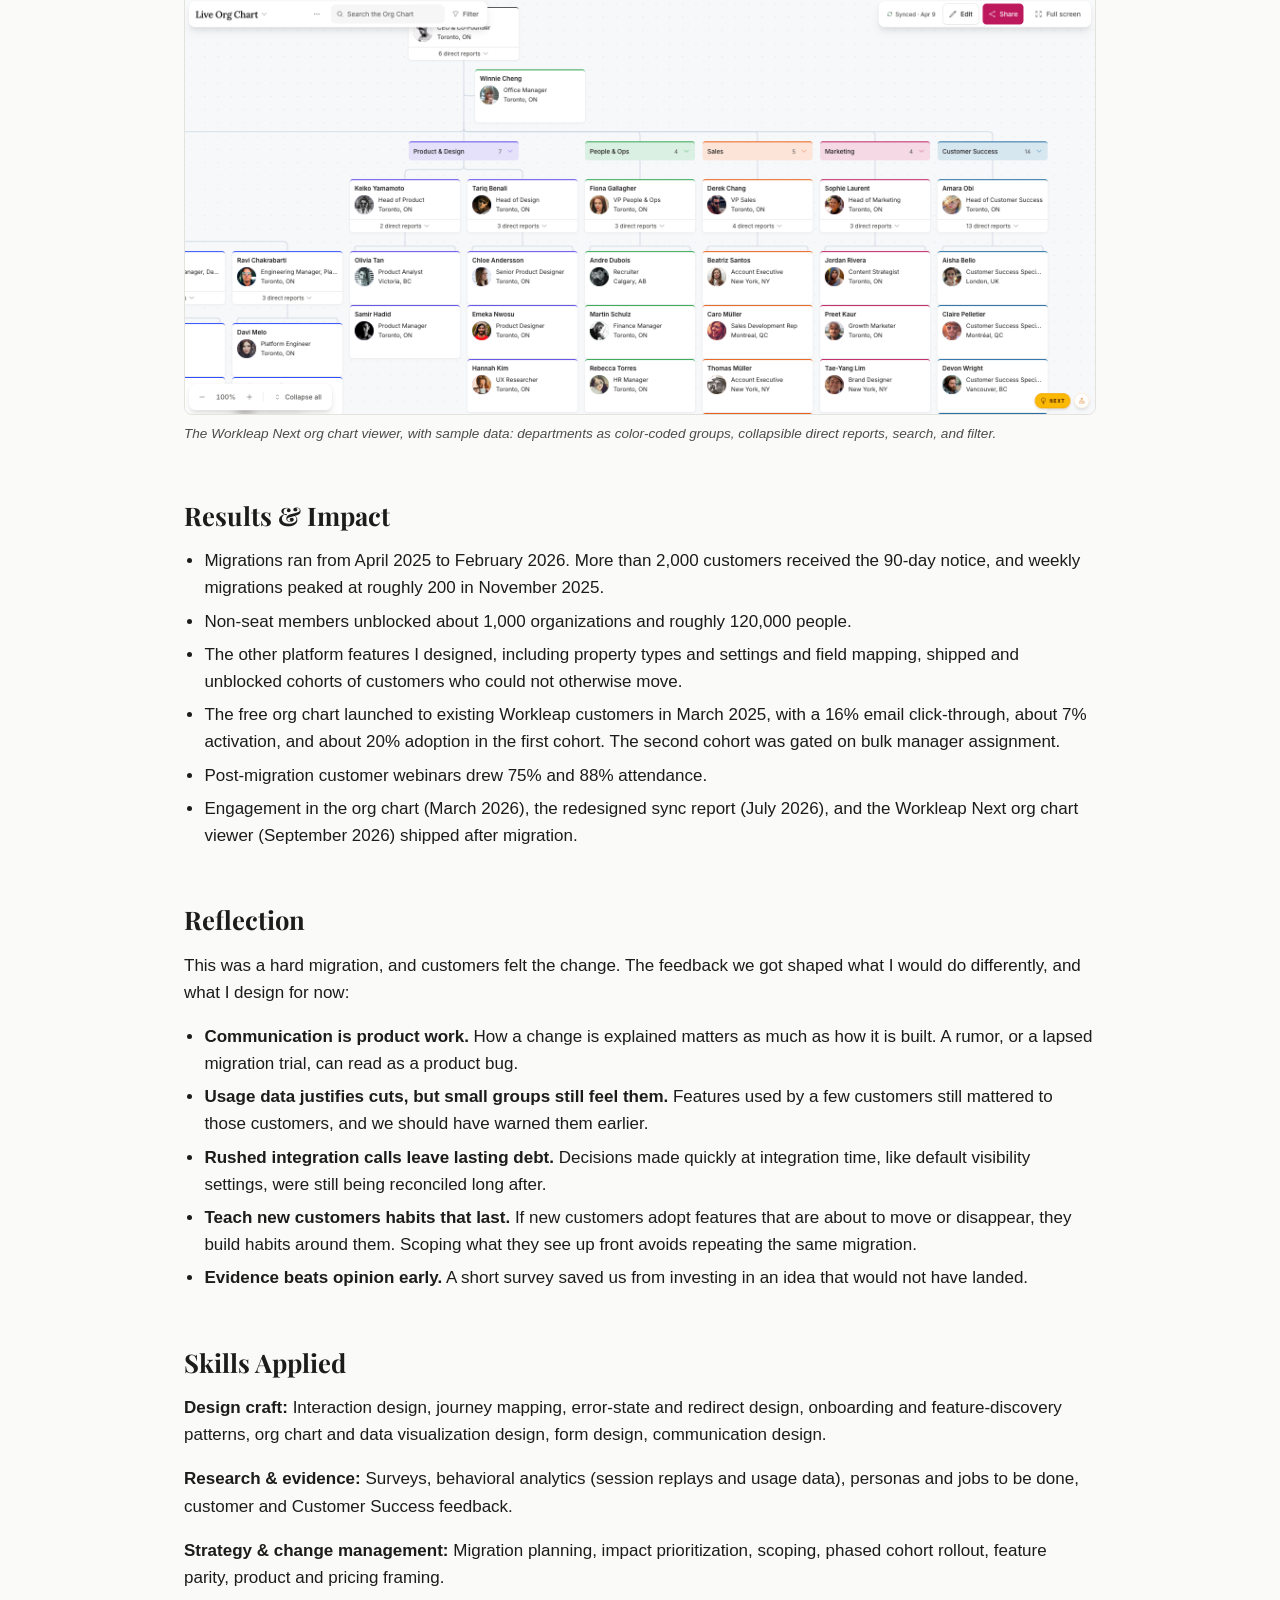
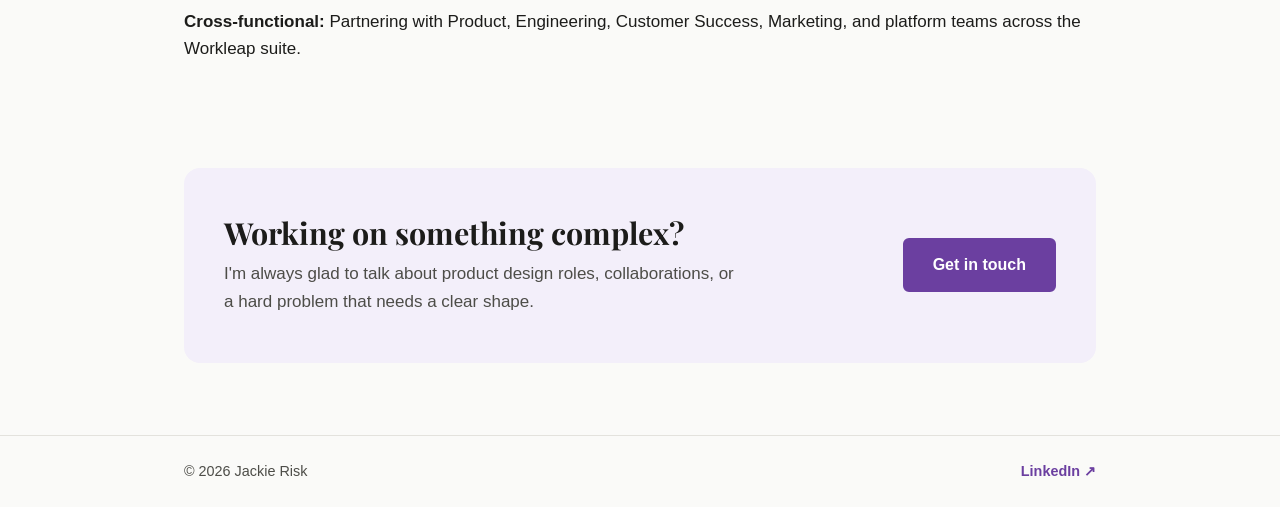
<file: case-studies/pingboard-migration.html>
<!DOCTYPE html>
<html lang="en">
<head>
  <meta charset="UTF-8">
  <meta name="viewport" content="width=device-width, initial-scale=1.0">
  <title>Jackie Risk | Migrating Pingboard into Workleap</title>
  <meta name="description" content="How I designed the experience around moving Pingboard customers onto the Workleap platform: onboarding, unblocking features, and the org chart rebuild.">
  <meta name="author" content="Jackie Risk">
  <link rel="canonical" href="https://jackierisk.github.io/portfolio/case-studies/pingboard-migration.html">

  <meta property="og:site_name" content="Jackie Risk">
  <meta property="og:type" content="article">
  <meta property="og:title" content="Jackie Risk | Migrating Pingboard into Workleap">
  <meta property="og:description" content="How I designed the experience around moving Pingboard customers onto the Workleap platform: onboarding, unblocking features, and the org chart rebuild.">
  <meta property="og:url" content="https://jackierisk.github.io/portfolio/case-studies/pingboard-migration.html">
  <meta property="og:image" content="https://jackierisk.github.io/portfolio/assets/images/pingboard-migration/case-study-cover-pb-migration.png">
  <meta property="og:image:alt" content="Migrating Pingboard to the Workleap Platform case study cover">
  <meta name="twitter:card" content="summary_large_image">

  <link rel="stylesheet" href="../assets/css/style.css">

  <script type="application/ld+json">
  {
    "@context": "https://schema.org",
    "@type": "CreativeWork",
    "name": "Migrating Pingboard into the Workleap Platform",
    "url": "https://jackierisk.github.io/portfolio/case-studies/pingboard-migration.html",
    "image": "https://jackierisk.github.io/portfolio/assets/images/pingboard-migration/case-study-cover-pb-migration.png",
    "inLanguage": "en",
    "isPartOf": { "@id": "https://jackierisk.github.io/portfolio/#website" },
    "author": { "@type": "Person", "@id": "https://jackierisk.github.io/portfolio/#person", "name": "Jackie Risk" },
    "about": "Product design around the migration of Pingboard customers onto the unified Workleap platform: pre-migration UX and onboarding, platform features that unblocked migration, and the post-migration org chart rebuild.",
    "keywords": "UX design, migration UX, change management, platform consolidation, customer journey mapping, onboarding, org chart, data visualization, B2B SaaS, product strategy, cross-functional collaboration, communication design"
  }
  </script>
</head>
<body>

  <header class="site-header">
    <div class="wrap">
      <a href="../index.html" class="logo">Jackie Risk</a>
      <button class="nav-toggle" aria-expanded="false" aria-controls="primary-nav" aria-label="Toggle navigation menu">
        <span></span><span></span><span></span>
      </button>
      <nav aria-label="Primary" id="primary-nav" class="site-nav">
        <a href="../index.html#work" aria-current="true">Work</a>
        <a href="../about.html">About</a>
        <a href="../contact.html">Contact</a>
      </nav>
    </div>
  </header>

  <main>
    <div class="case-header wrap">
      <span class="eyebrow">Migration UX · Change Management · B2B SaaS</span>
      <h1>Migrating Pingboard into the Workleap Platform</h1>
      <p class="tagline">Designing around a platform migration: onboarding customers in, building the features that unblocked them, and rebuilding what came after.</p>

      <div class="case-meta">
        <div>
          <strong>Role</strong>
          Senior Product Designer, Pingboard
        </div>
        <div>
          <strong>Timeline</strong>
          Design from August 2024 through 2026, around migrations that ran April 2025 to February 2026
        </div>
        <div>
          <strong>Team</strong>
          Product, Engineering, Customer Success, Marketing, and platform teams, including Officevibe
        </div>
        <div>
          <strong>Scope</strong>
          Migration UX and onboarding, platform parity features, org chart and profile fields, post-migration rebuild
        </div>
        <div>
          <strong>Output</strong>
          Journey map, migration flows and tours, feature designs, prototypes used as the engineering scope of record
        </div>
        <div>
          <strong>Tools</strong>
          Figma, Intercom, LogRocket, Metabase
        </div>
      </div>

      <a href="../assets/images/pingboard-migration/cover.png" target="_blank" rel="noopener" class="case-cover-link">
        <img src="../assets/images/pingboard-migration/cover.png" alt="Cover image for the Migrating Pingboard to the Workleap Platform case study, showing the Workleap Pingboard home screen with a migration banner" class="case-cover">
      </a>
    </div>

    <div class="case-body wrap">

      <h2>TL;DR</h2>
      <p>
        Pingboard, an org chart and directory product, joined Workleap through an acquisition in
        December 2023, and its customers were then moved onto the unified Workleap platform. As
        Pingboard's designer, I shaped that move in three places: the pre-migration UX and
        onboarding that kept customers informed and oriented, the platform features that
        unblocked customers who depended on Pingboard capabilities, and the post-migration
        rebuild of the org chart. Migrations ran from April 2025 to February 2026.
      </p>
      <p>A few numbers from the program, and from the features I designed:</p>

      <div class="stat-row">
        <div class="stat">
          <span class="stat-num">2,000+</span>
          <span class="stat-label">Customers received the 90-day migration notice</span>
        </div>
        <div class="stat">
          <span class="stat-num">~200</span>
          <span class="stat-label">Migrations a week at the November 2025 peak</span>
        </div>
        <div class="stat">
          <span class="stat-num">~120K</span>
          <span class="stat-label">People unblocked by non-seat members, across about 1,000 organizations</span>
        </div>
        <div class="stat">
          <span class="stat-num">16%</span>
          <span class="stat-label">Free org chart email click-through, with about 7% activation and about 20% adoption in the first cohort</span>
        </div>
      </div>

      <h2>The Challenge</h2>
      <p>
        Moving existing customers onto a different platform meant a lot of change at once, for
        people who had already been through significant change since the acquisition.
      </p>

      <h3>Challenges &amp; risks</h3>
      <ul>
        <li>Users had to reconnect integrations (HRIS, notifications, SSO).</li>
        <li>Features were relocated across Workleap products (for example, Applause to Good Vibes, and Surveys and 1-on-1s to Officevibe).</li>
        <li>The UX changed significantly: login URLs, user permissions, and deprecated features.</li>
        <li>Some features customers relied on most lived on other teams' roadmaps, so the platform did not yet have parity.</li>
        <li>Confusion and frustration were real risks, given how much change customers had to manage.</li>
      </ul>

      <h3>What customers needed</h3>
      <ul>
        <li>Data integrity and minimal disruption.</li>
        <li>Clear guidance for new workflows, with less friction.</li>
        <li>A clear sense of the value of the migration.</li>
      </ul>

      <a href="../assets/images/pingboard-migration/overview-slide.png" target="_blank" rel="noopener" class="img-link">
        <img src="../assets/images/pingboard-migration/overview-slide.png" alt="Overview slide showing the Pingboard home screen with a What's changed navigation item and two migration announcement emails">
      </a>
      <p class="image-caption">Overview: a new "What's changed" nav item launches the welcome modal, and badges flag what moved. Emails keep customers informed at each step.</p>

      <h2>My Role &amp; Scope</h2>
      <p>
        The migration program itself was run by product, engineering, customer success, and
        marketing. As Pingboard's designer, my work sat around it in three places:
      </p>
      <ul>
        <li><strong>Before:</strong> the pre-migration UX and onboarding that prepared customers for the move.</li>
        <li><strong>During:</strong> the platform features that unblocked migration, including the free org chart, bulk manager assignment, non-seat members, customizable profiles, property settings, and field mapping.</li>
        <li><strong>After:</strong> the post-migration rebuild, including engagement in the org chart, the sync report, and the Workleap Next org chart and People fields.</li>
      </ul>
      <p>
        Across all three, I mapped the customer journey, designed the redirect and error-handling
        experiences, worked with Marketing and Customer Success on communication and onboarding
        plans, and partnered with the platform and Officevibe teams on cross-product features.
      </p>

      <h2>Approach</h2>
      <p>
        Formal research was thin on this project: there were no interview syntheses or usability
        studies. I leaned on behavioral data (LogRocket session replays and Metabase usage data),
        a survey, input from Customer Success, customer conversations, and a Pingboard HR
        persona built around the jobs customers hire the product to do.
      </p>

      <h3 class="phase">Before: inform and orient</h3>

      <h4>1. Map the customer journey</h4>
      <p>
        I mapped the journey of an existing Pingboard admin being migrated, to see where friction
        would show up. The map separated what the customer had to do (reconnect integrations,
        confirm billing) from the "Where's my..." questions about features that had moved.
      </p>
      <a href="../assets/images/pingboard-migration/customer-journey-map.png" target="_blank" rel="noopener" class="img-link">
        <img src="../assets/images/pingboard-migration/customer-journey-map.png" alt="Customer journey map for a migrating Pingboard admin, with prioritized steps starting with integrations and billing, and a list of Where's my questions about moved features">
      </a>
      <p class="image-caption">Customer journey map for a migrating admin, with prioritized steps and open questions.</p>

      <h4>2. Rank every change by what customers had to do</h4>
      <p>
        Not every change deserved the same attention. I mapped each change against each plan tier
        (Basic, Essential, and Pro) and rated it by whether the customer had to act and how soon:
        actionable and timely, actionable, FYI and timely, or FYI. Reconnecting integrations was
        the clearest "actionable and timely" change, so it came first in the flow.
      </p>
      <a href="../assets/images/pingboard-migration/plan-impact-matrix.png" target="_blank" rel="noopener" class="img-link">
        <img src="../assets/images/pingboard-migration/plan-impact-matrix.png" alt="Matrix mapping each migration impact to the Basic, Essential, and Pro plans, color-coded as actionable and timely, actionable, FYI timely, or FYI">
      </a>
      <p class="image-caption">Impacts to each plan, rated by urgency and whether the customer had to act.</p>

      <h4>3. Inform before login, and keep the product quiet</h4>
      <p>
        I wanted admins to learn about their new product access before they logged into their
        migrated account. With the email doing that work, the product did not have to be so
        verbose. A long message sprung on users right after login would have been a lot.
      </p>
      <ul>
        <li><strong>Contextual tours, not one generic tour.</strong> A Good Vibes tour launched from the Applause tile, and a survey tour from the Surveys page. I set up three migration tours in Intercom and kept Intercom use to a minimum.</li>
        <li><strong>A migration interstitial</strong> that blocks access mid-migration, adapted from another Workleap product.</li>
        <li><strong>Contextual callouts</strong> in place of a heavy onboarding flow.</li>
        <li><strong>Legacy features kept through the move,</strong> since the Pingboard and Officevibe features were not exactly 1:1 and a straight swap would have been jarring.</li>
        <li><strong>Seamless login and navigation.</strong> Redirects from the old URLs to the new pingboard.workleap.com address, with clear messaging around SSO reactivation and password resets.</li>
      </ul>
      <a href="../assets/images/pingboard-migration/migration-flow-map.png" target="_blank" rel="noopener" class="img-link">
        <img src="../assets/images/pingboard-migration/migration-flow-map.png" alt="End-to-end migration flow map from pre-migration emails through the login redirect, welcome modal, and relocated-feature guidance screens">
      </a>
      <p class="image-caption">End-to-end migration flow, from the first email through relocated-feature guidance.</p>

      <h4>4. Communicate at every milestone</h4>
      <p>
        Transparency and communication were key. I worked with Marketing and Customer Success on
        communication and onboarding plans timed to 90, 30, and 7 days before migration, and on
        migration day.
      </p>

      <h3 class="phase">During: build what unblocked customers</h3>
      <p>
        Cohorts were sequenced by blocker: each group of customers became migratable once one more
        platform gap shipped. That made the platform features below a direct line to customers
        who could move.
      </p>

      <h4>5. Free org chart: protect the value, and the framing</h4>
      <ul>
        <li><strong>"Free," not "Lite."</strong> "Lite" insinuates a lesser version of Pingboard, which it was not.</li>
        <li><strong>Upsell callouts for admins only,</strong> the people with buying power, with filters held back for the paid tier.</li>
        <li><strong>Bulk direct-manager assignment.</strong> A free org chart without managers is a poor experience, so we made a best guess from Officevibe team leads. It became the gate for the second free org chart cohort.</li>
        <li><strong>Scope.</strong> I argued to leave the Teams Matrix out of the first version, since doing so made the transition easier and created an upsell opportunity.</li>
      </ul>
      <a href="../assets/images/pingboard-migration/free-org-chart-upsell-side-sheet.png" target="_blank" rel="noopener" class="img-link">
        <img src="../assets/images/pingboard-migration/free-org-chart-upsell-side-sheet.png" alt="Free org chart showing a role side sheet with an upsell callout about custom fields">
      </a>
      <p class="image-caption">Free org chart: one upsell option I explored, a callout in the role side sheet.</p>

      <h4>6. Non-seat members: keep the job to be done intact</h4>
      <p>
        Many customers had people in their org chart who did not need a license. I designed
        non-seat members to be managed almost identically to licensed users, with a license
        switch. Adding people stayed available from the org chart and directory, because adding
        users is part of the job customers are doing: representing their organization. Non-seat
        members are visible only in Pingboard and settings, notifications go to the next licensed
        manager up the chain, and they cannot belong to a team. This unblocked about 1,000
        organizations and roughly 120,000 people.
      </p>

      <p>
        <strong>Naming.</strong> The label mattered as much as the mechanics. I weighed three
        terms:
      </p>
      <ul>
        <li><strong>Placeholder user:</strong> vague, and can be misconstrued as pending or temporary.</li>
        <li><strong>Unlicensed user:</strong> clearer, but insinuates they need to be licensed.</li>
        <li><strong>Non-seat user:</strong> clearer, and communicates that they do not use a seat or license.</li>
      </ul>
      <p>I went with non-seat users.</p>

      <p>
        <strong>Adding.</strong> Non-seat users get their own option in the Add users modal. Email
        and phone become optional, and licensed-user options like team and access are hidden. The
        option is only visible in Pingboard accounts, and only to people with adequate
        permissions.
      </p>
      <a href="../assets/images/pingboard-migration/non-seat-add-flow.png" target="_blank" rel="noopener" class="img-link">
        <img src="../assets/images/pingboard-migration/non-seat-add-flow.png" alt="The Add users modal with a new Add non-seat users option, leading to a simplified form where email is optional">
      </a>
      <p class="image-caption">Adding non-seat users: a new option in the Add users modal, with a simplified form.</p>

      <p>
        <strong>Managing.</strong> In Settings, non-seat members sit in the same Users table as
        licensed users, with a Non-seat status and no product access. The row menu offers Grant
        access, Assign role, Deactivate, and Delete.
      </p>
      <a href="../assets/images/pingboard-migration/non-seat-users-list.png" target="_blank" rel="noopener" class="img-link">
        <img src="../assets/images/pingboard-migration/non-seat-users-list.png" alt="Settings Users table showing a non-seat user with a Non-seat status and no product access, and a row menu with Grant access, Assign role, Deactivate, and Delete">
      </a>
      <p class="image-caption">Settings, Users: non-seat members alongside licensed users, with the row actions open.</p>

      <p>
        <strong>Scoping and deleting.</strong> Non-seat users should be ignored in every product
        other than Pingboard, and are only used in the org chart and directory. Delete is the only
        removal option for created and non-seat users, and because it is low stakes, I proposed
        dropping the confirmation modal and letting these users be deleted freely.
      </p>
      <a href="../assets/images/pingboard-migration/non-seat-delete-handling.png" target="_blank" rel="noopener" class="img-link">
        <img src="../assets/images/pingboard-migration/non-seat-delete-handling.png" alt="Design notes on scoping non-seat users to Pingboard and on the delete confirmation modal, with a proposal to remove the confirmation because it is low stakes">
      </a>
      <p class="image-caption">Design notes on scope and delete handling.</p>

      <h4>7. Profiles and fields: curate, don't dump</h4>
      <ul>
        <li><strong>Customize profiles.</strong> A curated subset of properties plus a side panel, rather than automatically showing every public property, which would have been cumbersome.</li>
        <li><strong>Field mapping.</strong> I flagged that HRIS field names and the integration layer's field names do not always match, such as one system's "Manager" versus another's "Leader."</li>
        <li><strong>Property settings.</strong> Visibility, editability, and required, in one place.</li>
        <li><strong>Forms.</strong> Never disable Save. Validate on click and highlight every invalid field.</li>
      </ul>

      <h4>8. Let evidence kill an idea early</h4>
      <p>
        I surveyed managers and Customer Ops in March 2025 on whether to show performance data in
        the org chart. The results were not encouraging, so we deprioritized it. It was better
        to learn that early than after investing design and engineering time.
      </p>

      <h3 class="phase">After: rebuild the org chart</h3>

      <h4>9. Make data freshness visible</h4>
      <p>
        When engagement scores came to the org chart, I designed a "Last updated" indicator to
        handle sync lag, so the chart never implied the data was more current than it was. It
        shipped in March 2026.
      </p>

      <h4>10. Redesign the sync report around risk</h4>
      <p>
        A customer accidentally deleted teams during a sync, so I redesigned the sync report in
        July 2026. It now groups changes as Removed, Added, Changed, and Issues, and warns
        clearly before permanent team deletions.
      </p>

      <h4>11. Design for scale</h4>
      <p>
        Large org charts needed zoom-adaptive detail and progressive disclosure: at high zoom
        levels the chart shows only departments, and as you zoom in it reveals more.
      </p>

      <h4>12. Prototype the next org chart</h4>
      <p>
        For the Workleap Next org chart viewer and People fields, my prototype served as the
        scope of record for engineering. At the developers' request, People fields were mapped
        to the legacy visibility options (Everyone, Restricted, Limited, and Hidden).
      </p>
      <a href="../assets/images/pingboard-migration/wln-chart.png" target="_blank" rel="noopener" class="img-link">
        <img src="../assets/images/pingboard-migration/wln-chart.png" alt="The Workleap Next live org chart, showing departments as color-coded groups with people cards, direct report counts, search, filter, and zoom controls">
      </a>
      <p class="image-caption">The Workleap Next org chart viewer, with sample data: departments as color-coded groups, collapsible direct reports, search, and filter.</p>

      <h2>Results &amp; Impact</h2>
      <ul>
        <li>Migrations ran from April 2025 to February 2026. More than 2,000 customers received the 90-day notice, and weekly migrations peaked at roughly 200 in November 2025.</li>
        <li>Non-seat members unblocked about 1,000 organizations and roughly 120,000 people.</li>
        <li>The other platform features I designed, including property types and settings and field mapping, shipped and unblocked cohorts of customers who could not otherwise move.</li>
        <li>The free org chart launched to existing Workleap customers in March 2025, with a 16% email click-through, about 7% activation, and about 20% adoption in the first cohort. The second cohort was gated on bulk manager assignment.</li>
        <li>Post-migration customer webinars drew 75% and 88% attendance.</li>
        <li>Engagement in the org chart (March 2026), the redesigned sync report (July 2026), and the Workleap Next org chart viewer (September 2026) shipped after migration.</li>
      </ul>

      <h2>Reflection</h2>
      <p>
        This was a hard migration, and customers felt the change. The feedback we got shaped what
        I would do differently, and what I design for now:
      </p>
      <ul>
        <li><strong>Communication is product work.</strong> How a change is explained matters as much as how it is built. A rumor, or a lapsed migration trial, can read as a product bug.</li>
        <li><strong>Usage data justifies cuts, but small groups still feel them.</strong> Features used by a few customers still mattered to those customers, and we should have warned them earlier.</li>
        <li><strong>Rushed integration calls leave lasting debt.</strong> Decisions made quickly at integration time, like default visibility settings, were still being reconciled long after.</li>
        <li><strong>Teach new customers habits that last.</strong> If new customers adopt features that are about to move or disappear, they build habits around them. Scoping what they see up front avoids repeating the same migration.</li>
        <li><strong>Evidence beats opinion early.</strong> A short survey saved us from investing in an idea that would not have landed.</li>
      </ul>

      <h2>Skills Applied</h2>
      <p>
        <strong>Design craft:</strong> Interaction design, journey mapping, error-state and
        redirect design, onboarding and feature-discovery patterns, org chart and data
        visualization design, form design, communication design.
      </p>
      <p>
        <strong>Research &amp; evidence:</strong> Surveys, behavioral analytics (session
        replays and usage data), personas and jobs to be done, customer and Customer Success
        feedback.
      </p>
      <p>
        <strong>Strategy &amp; change management:</strong> Migration planning, impact
        prioritization, scoping, phased cohort rollout, feature parity, product and pricing
        framing.
      </p>
      <p>
        <strong>Cross-functional:</strong> Partnering with Product, Engineering, Customer
        Success, Marketing, and platform teams across the Workleap suite.
      </p>

    </div>

    <section class="closing wrap" aria-labelledby="closing-title">
      <div class="closing-inner">
        <div>
          <h2 id="closing-title">Working on something complex?</h2>
          <p>I'm always glad to talk about product design roles, collaborations, or a hard problem that needs a clear shape.</p>
        </div>
        <a class="btn btn-primary" href="../contact.html">Get in touch</a>
      </div>
    </section>
  </main>

  <footer class="site-footer">
    <div class="wrap footer-inner">
      <p>&copy; 2026 Jackie Risk</p>
      <a href="https://www.linkedin.com/in/jacqueline-risk/" target="_blank" rel="noopener">LinkedIn ↗</a>
    </div>
  </footer>

  <script src="../assets/js/main.js"></script>
</body>
</html>
</file>
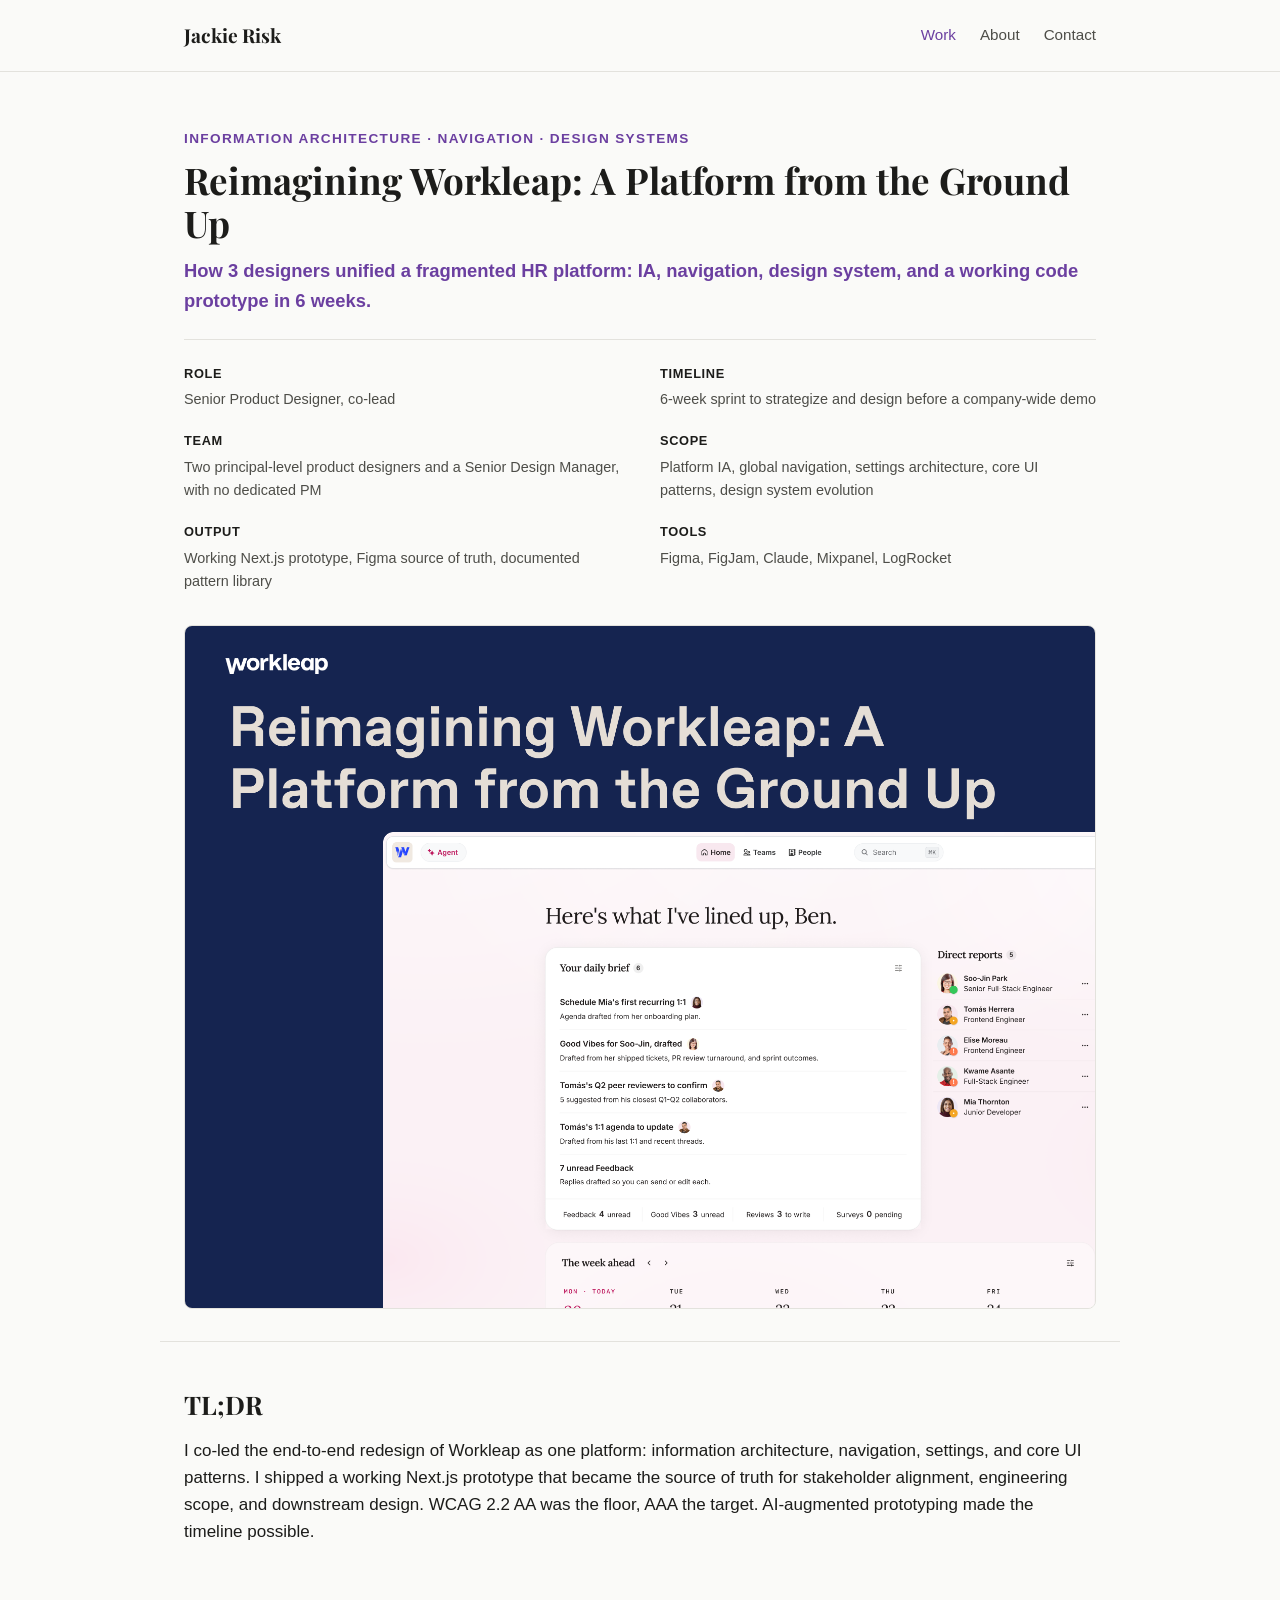
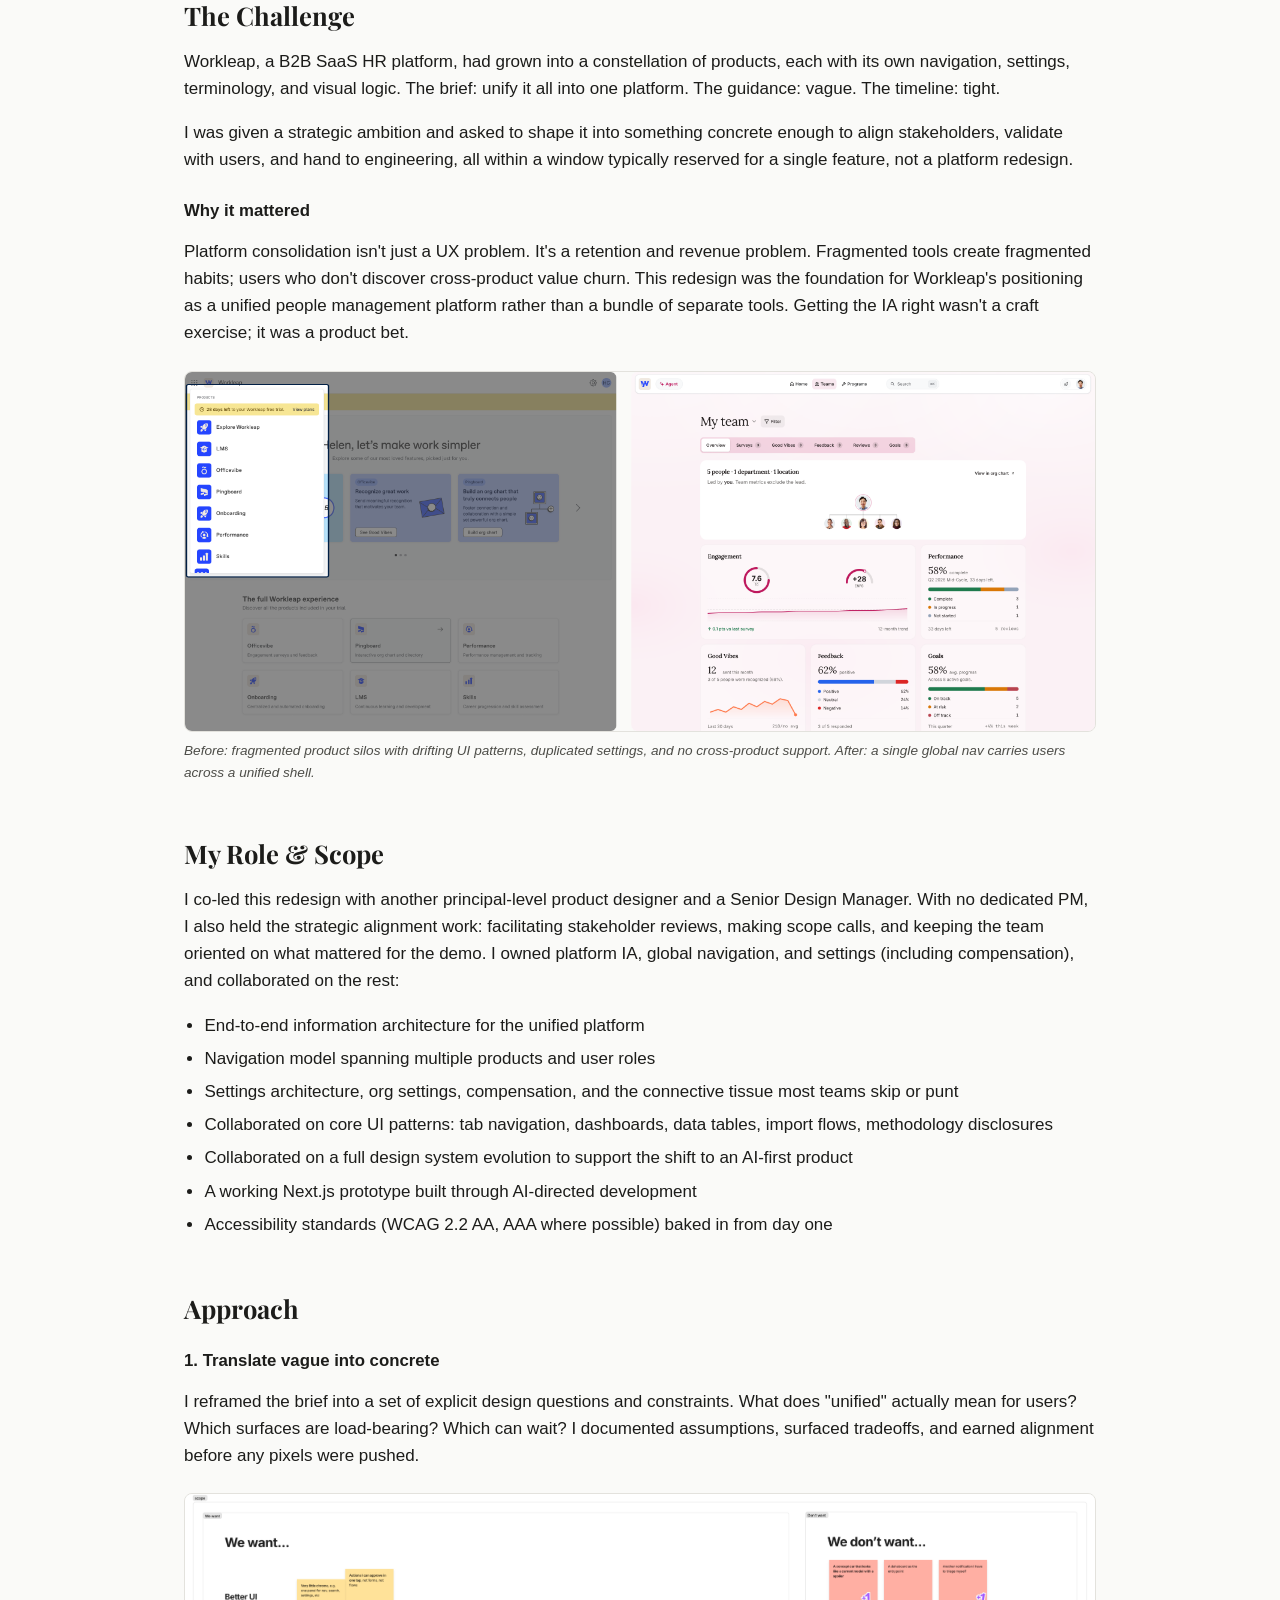
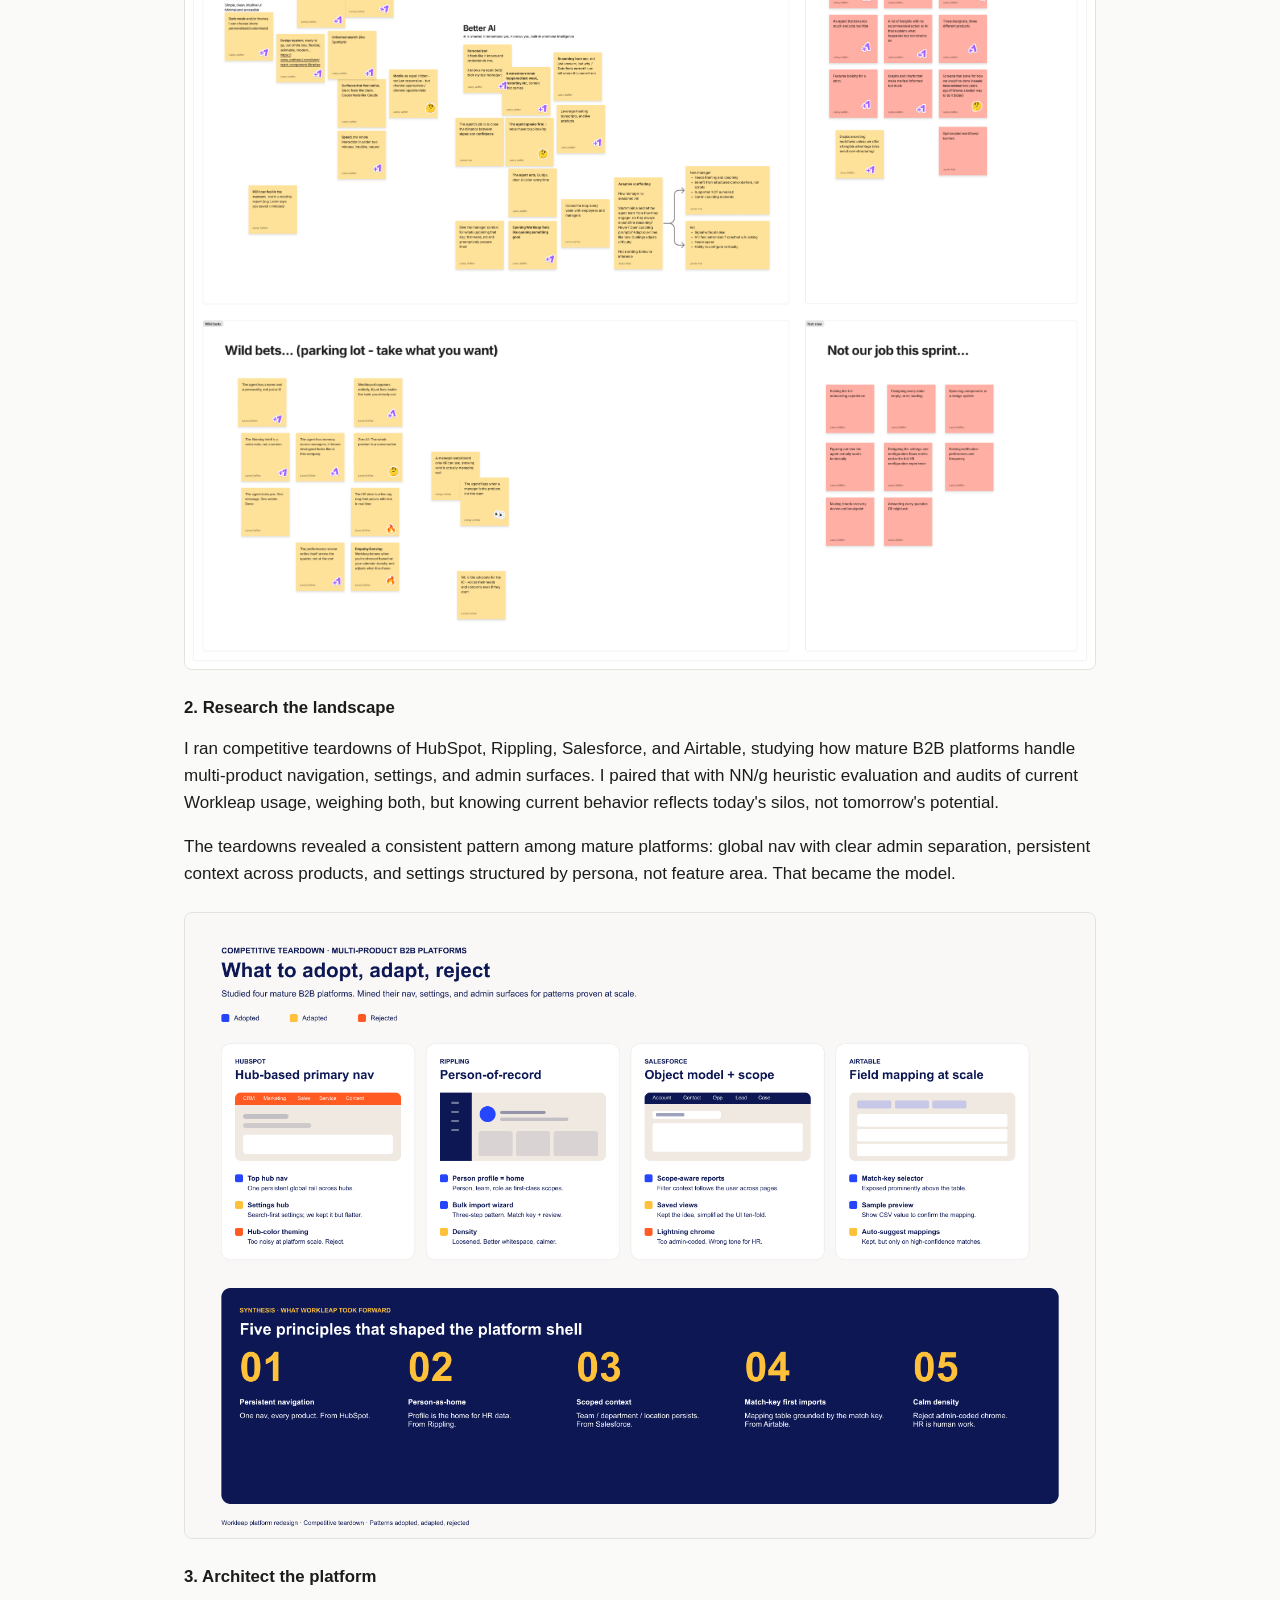
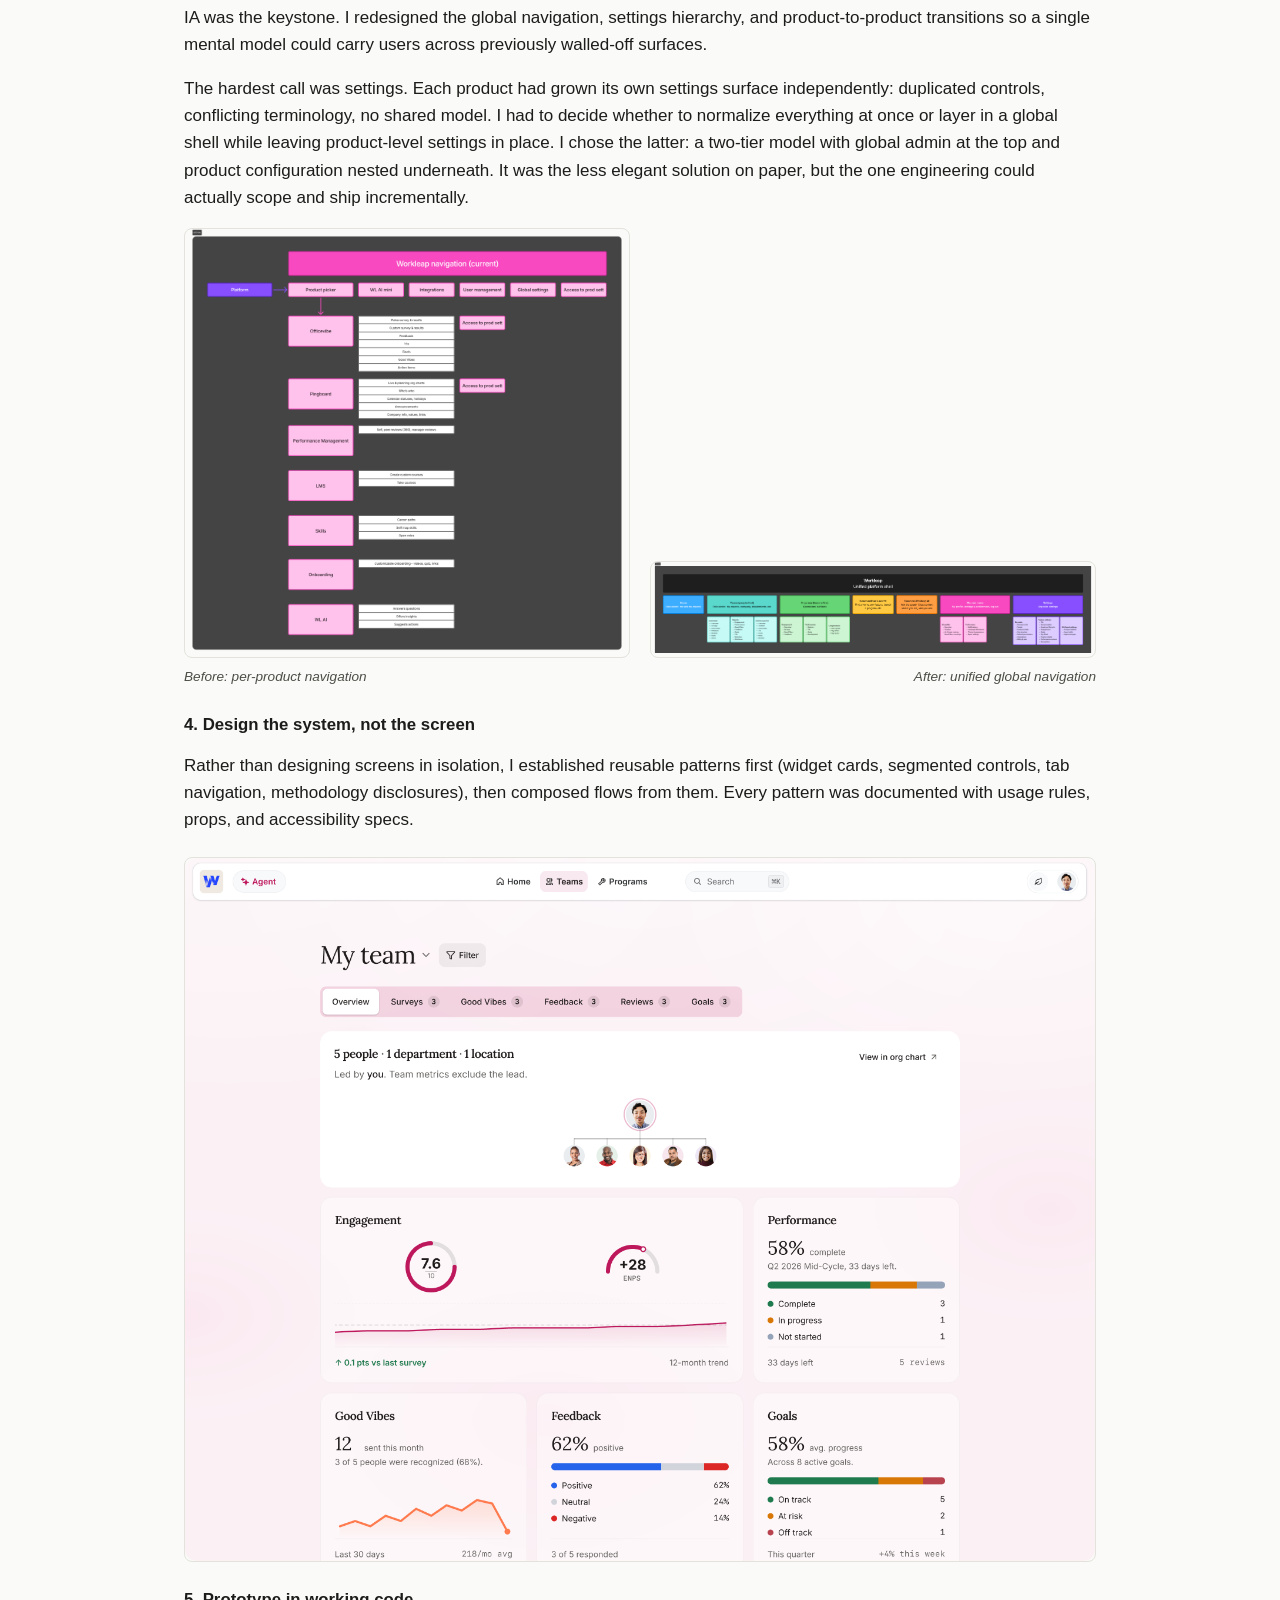
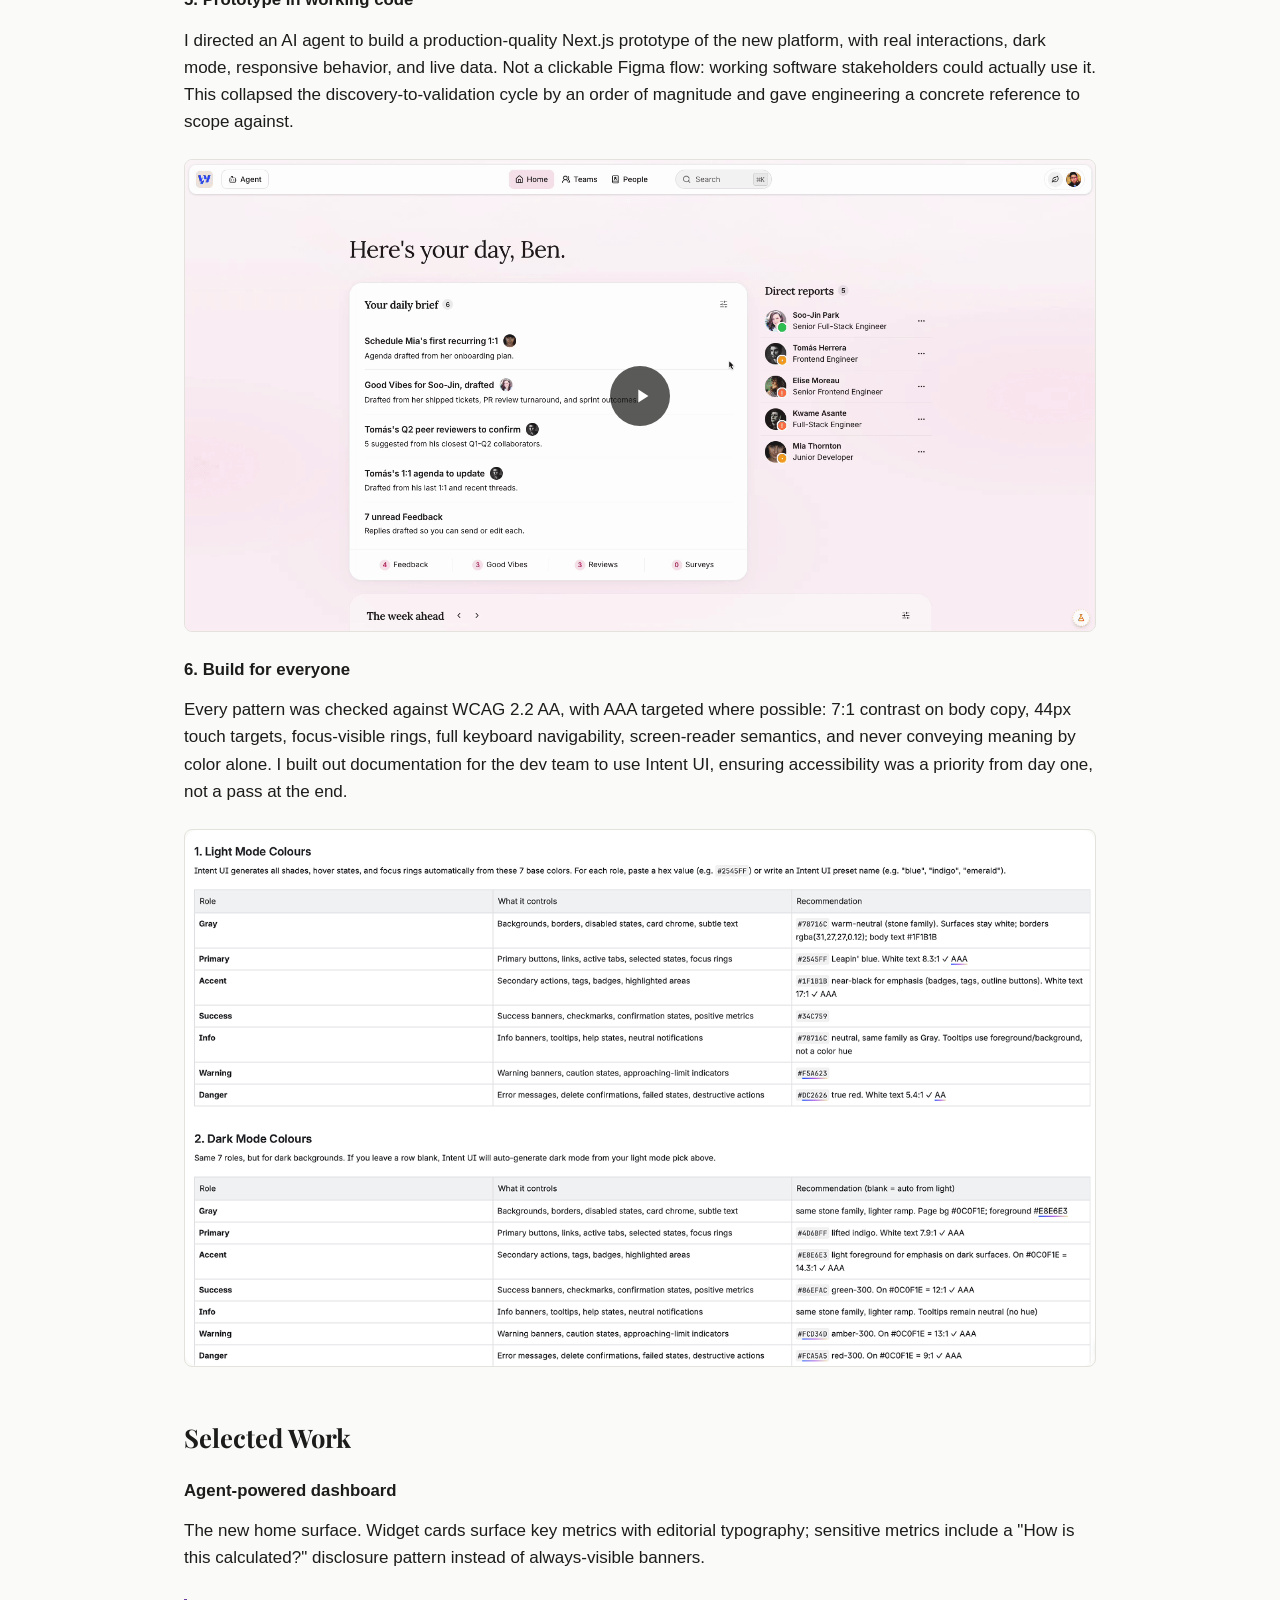
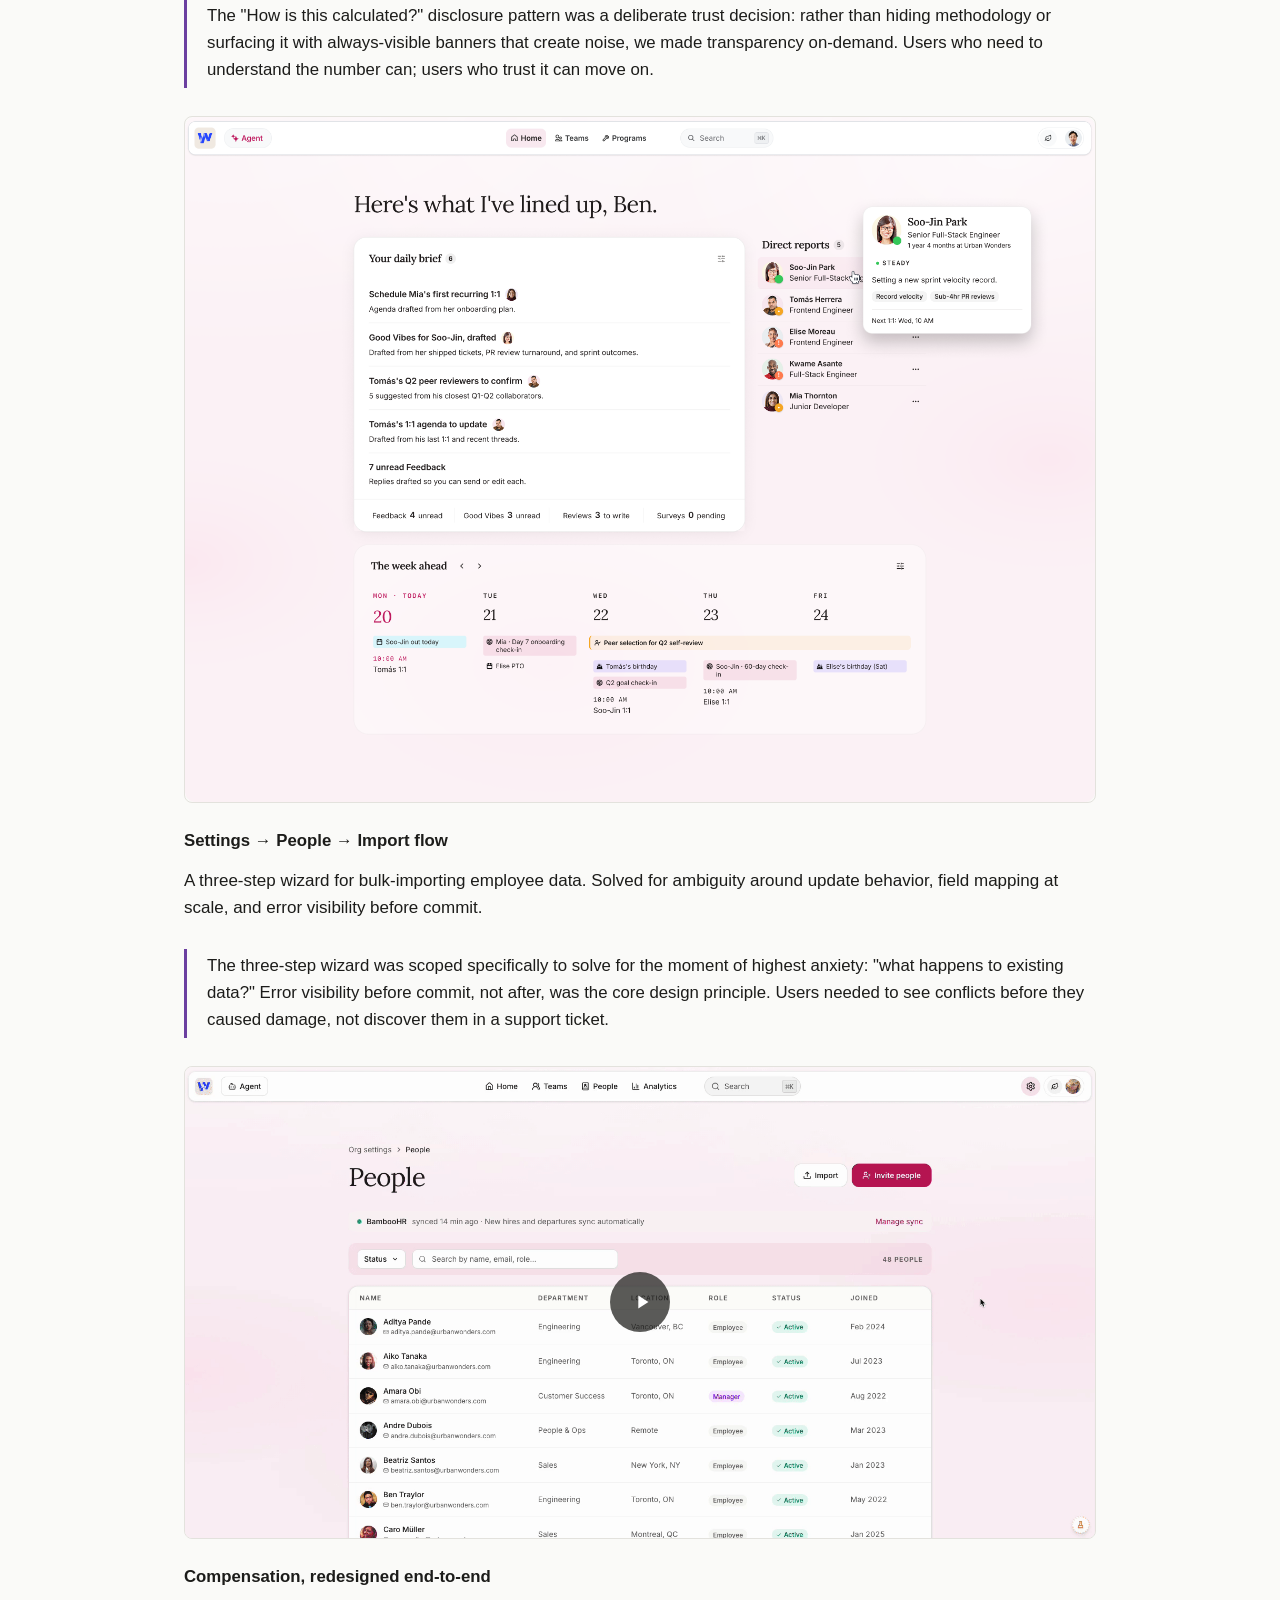
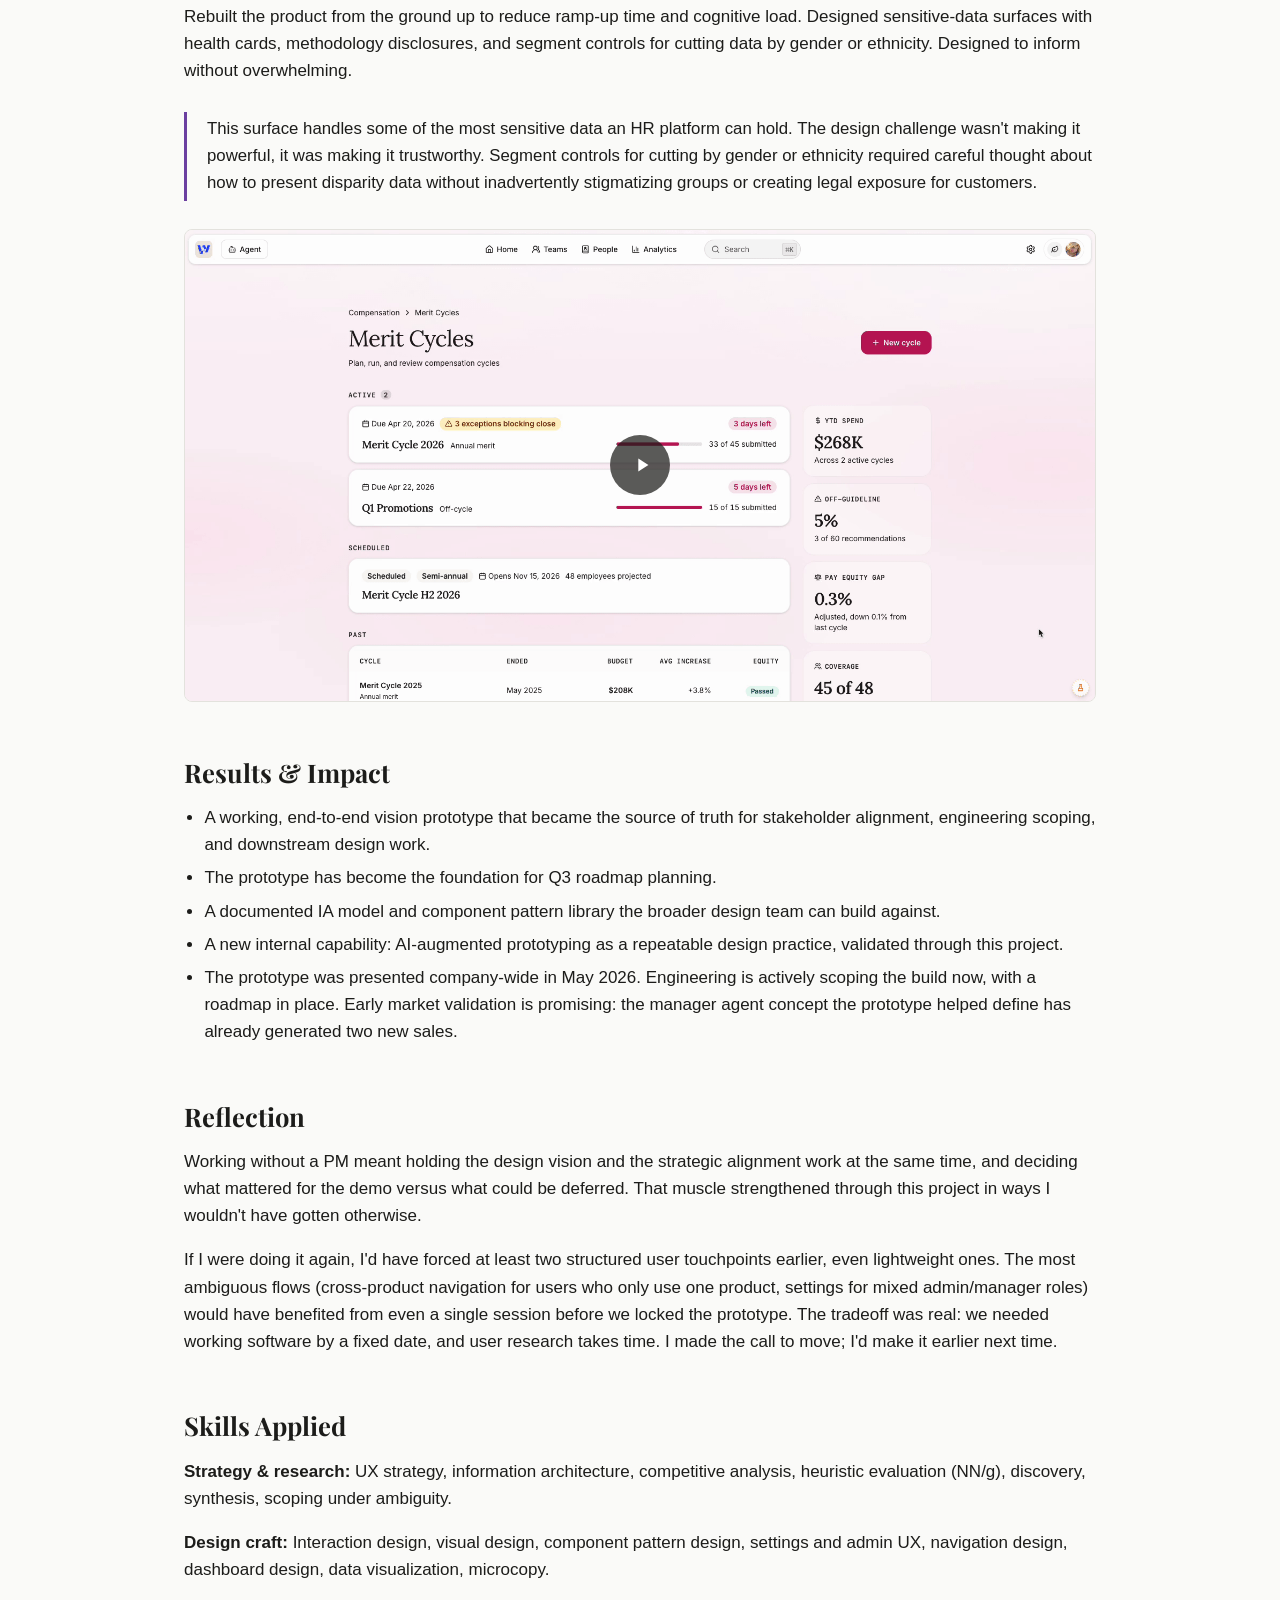
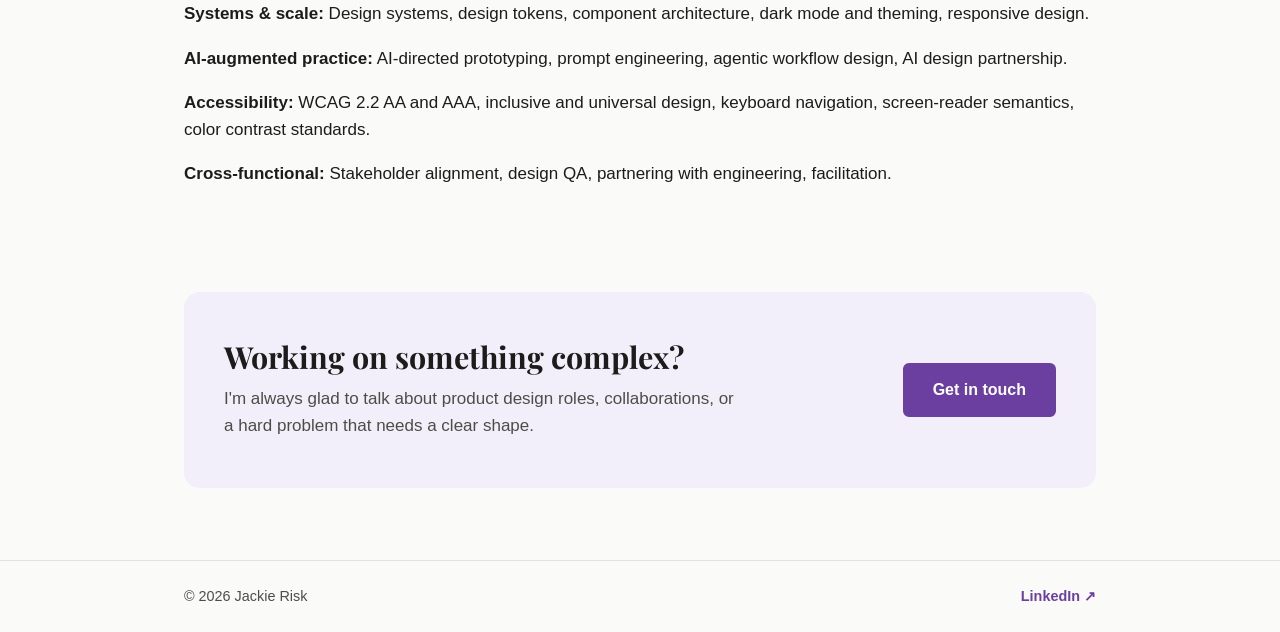
<file: case-studies/workleap.html>
<!DOCTYPE html>
<html lang="en">
<head>
  <meta charset="UTF-8">
  <meta name="viewport" content="width=device-width, initial-scale=1.0">
  <title>Jackie Risk | Reimagining Workleap</title>
  <meta name="robots" content="noindex, nofollow">
  <meta name="description" content="How 3 designers unified a fragmented HR platform: information architecture, navigation, design system, and a working code prototype in 6 weeks.">
  <link rel="stylesheet" href="../assets/css/style.css">

  <script type="application/ld+json">
  {
    "@context": "https://schema.org",
    "@type": "CreativeWork",
    "name": "Reimagining Workleap: A Platform from the Ground Up",
    "author": { "@type": "Person", "name": "Jackie Risk" },
    "about": "Platform-wide UX redesign unifying information architecture, navigation, and settings for a B2B HR SaaS product.",
    "keywords": "UX design, information architecture, design systems, SaaS, accessibility, WCAG, AI-augmented prototyping"
  }
  </script>
</head>
<body>

  <header class="site-header">
    <div class="wrap">
      <a href="../index.html" class="logo">Jackie Risk</a>
      <button class="nav-toggle" aria-expanded="false" aria-controls="primary-nav" aria-label="Toggle navigation menu">
        <span></span><span></span><span></span>
      </button>
      <nav aria-label="Primary" id="primary-nav" class="site-nav">
        <a href="../index.html#work" aria-current="true">Work</a>
        <a href="../about.html">About</a>
        <a href="../contact.html">Contact</a>
      </nav>
    </div>
  </header>

  <main>
    <div class="case-header wrap">
      <span class="eyebrow">Information Architecture · Navigation · Design Systems</span>
      <h1>Reimagining Workleap: A Platform from the Ground Up</h1>
      <p class="tagline">How 3 designers unified a fragmented HR platform: IA, navigation, design system, and a working code prototype in 6 weeks.</p>

      <div class="case-meta">
        <div>
          <strong>Role</strong>
          Senior Product Designer, co-lead
        </div>
        <div>
          <strong>Timeline</strong>
          6-week sprint to strategize and design before a company-wide demo
        </div>
        <div>
          <strong>Team</strong>
          Two principal-level product designers and a Senior Design Manager, with no dedicated PM
        </div>
        <div>
          <strong>Scope</strong>
          Platform IA, global navigation, settings architecture, core UI patterns, design system evolution
        </div>
        <div>
          <strong>Output</strong>
          Working Next.js prototype, Figma source of truth, documented pattern library
        </div>
        <div>
          <strong>Tools</strong>
          Figma, FigJam, Claude, Mixpanel, LogRocket
        </div>
      </div>

      <a href="../assets/images/workleap/cover.png" target="_blank" rel="noopener" class="case-cover-link">
        <img src="../assets/images/workleap/cover.png" alt="Cover image for the Reimagining Workleap case study" class="case-cover">
      </a>
    </div>

    <div class="case-body wrap">

      <h2>TL;DR</h2>
      <p>
        I co-led the end-to-end redesign of Workleap as one platform: information architecture,
        navigation, settings, and core UI patterns. I shipped a working Next.js prototype that
        became the source of truth for stakeholder alignment, engineering scope, and downstream
        design. WCAG 2.2 AA was the floor, AAA the target. AI-augmented prototyping made the
        timeline possible.
      </p>

      <h2>The Challenge</h2>
      <p>
        Workleap, a B2B SaaS HR platform, had grown into a constellation of products, each with its own navigation,
        settings, terminology, and visual logic. The brief: unify it all into one platform. The
        guidance: vague. The timeline: tight.
      </p>
      <p>
        I was given a strategic ambition and asked to shape it into something concrete enough to
        align stakeholders, validate with users, and hand to engineering, all within a window
        typically reserved for a single feature, not a platform redesign.
      </p>

      <h3>Why it mattered</h3>
      <p>
        Platform consolidation isn't just a UX problem. It's a retention and revenue problem.
        Fragmented tools create fragmented habits; users who don't discover cross-product value
        churn. This redesign was the foundation for Workleap's positioning as a unified people
        management platform rather than a bundle of separate tools. Getting the IA right wasn't a
        craft exercise; it was a product bet.
      </p>

      <a href="../assets/images/workleap/before-after.png" target="_blank" rel="noopener" class="img-link">
        <img src="../assets/images/workleap/before-after.png" alt="Before and after comparison: fragmented product silos versus a unified global navigation shell">
      </a>
      <p class="image-caption">Before: fragmented product silos with drifting UI patterns, duplicated settings, and no cross-product support. After: a single global nav carries users across a unified shell.</p>

      <h2>My Role &amp; Scope</h2>
      <p>
        I co-led this redesign with another principal-level product designer and a Senior Design
        Manager. With no dedicated PM, I also held the strategic alignment work:
        facilitating stakeholder reviews, making scope calls, and keeping the team oriented on
        what mattered for the demo. I owned platform IA, global navigation, and settings
        (including compensation), and collaborated on the rest:
      </p>
      <ul>
        <li>End-to-end information architecture for the unified platform</li>
        <li>Navigation model spanning multiple products and user roles</li>
        <li>Settings architecture, org settings, compensation, and the connective tissue most teams skip or punt</li>
        <li>Collaborated on core UI patterns: tab navigation, dashboards, data tables, import flows, methodology disclosures</li>
        <li>Collaborated on a full design system evolution to support the shift to an AI-first product</li>
        <li>A working Next.js prototype built through AI-directed development</li>
        <li>Accessibility standards (WCAG 2.2 AA, AAA where possible) baked in from day one</li>
      </ul>

      <h2>Approach</h2>

      <h3>1. Translate vague into concrete</h3>
      <p>
        I reframed the brief into a set of explicit design questions and constraints. What does
        "unified" actually mean for users? Which surfaces are load-bearing? Which can wait? I
        documented assumptions, surfaced tradeoffs, and earned alignment before any pixels were
        pushed.
      </p>

      <a href="../assets/images/workleap/scope.png" target="_blank" rel="noopener" class="img-link">
        <img src="../assets/images/workleap/scope.png" alt="Scope document breaking the ambiguous brief into concrete design questions and constraints">
      </a>

      <h3>2. Research the landscape</h3>
      <p>
        I ran competitive teardowns of HubSpot, Rippling, Salesforce, and Airtable, studying how
        mature B2B platforms handle multi-product navigation, settings, and admin surfaces. I
        paired that with NN/g heuristic evaluation and audits of current Workleap usage, weighing
        both, but knowing current behavior reflects today's silos, not tomorrow's potential.
      </p>
      <p>
        The teardowns revealed a consistent pattern among mature platforms: global nav with clear
        admin separation, persistent context across products, and settings structured by persona,
        not feature area. That became the model.
      </p>

      <a href="../assets/images/workleap/competitive-teardown.png" target="_blank" rel="noopener" class="img-link">
        <img src="../assets/images/workleap/competitive-teardown.png" alt="Competitive teardown comparing navigation and settings patterns across HubSpot, Rippling, Salesforce, and Airtable">
      </a>

      <h3>3. Architect the platform</h3>
      <p>
        IA was the keystone. I redesigned the global navigation, settings hierarchy, and
        product-to-product transitions so a single mental model could carry users across
        previously walled-off surfaces.
      </p>
      <p>
        The hardest call was settings. Each product had grown its own settings surface
        independently: duplicated controls, conflicting terminology, no shared model. I had to
        decide whether to normalize everything at once or layer in a global shell while leaving
        product-level settings in place. I chose the latter: a two-tier model with global admin at
        the top and product configuration nested underneath. It was the less elegant solution on
        paper, but the one engineering could actually scope and ship incrementally.
      </p>

      <div class="img-pair">
        <figure>
          <a href="../assets/images/workleap/nav-before.png" target="_blank" rel="noopener" class="img-link">
            <img src="../assets/images/workleap/nav-before.png" alt="Old navigation model before the redesign">
          </a>
          <figcaption>Before: per-product navigation</figcaption>
        </figure>
        <figure>
          <a href="../assets/images/workleap/nav-after.png" target="_blank" rel="noopener" class="img-link">
            <img src="../assets/images/workleap/nav-after.png" alt="New unified navigation model after the redesign">
          </a>
          <figcaption>After: unified global navigation</figcaption>
        </figure>
      </div>

      <h3>4. Design the system, not the screen</h3>
      <p>
        Rather than designing screens in isolation, I established reusable patterns first (widget
        cards, segmented controls, tab navigation, methodology disclosures), then composed flows
        from them. Every pattern was documented with usage rules, props, and accessibility specs.
      </p>

      <a href="../assets/images/workleap/teams-overview.png" target="_blank" rel="noopener" class="img-link">
        <img src="../assets/images/workleap/teams-overview.png" alt="Teams overview screen showing reusable component patterns in use">
      </a>

      <h3>5. Prototype in working code</h3>
      <p>
        I directed an AI agent to build a production-quality Next.js prototype of the new
        platform, with real interactions, dark mode, responsive behavior, and live data. Not a
        clickable Figma flow: working software stakeholders could actually use it. This collapsed
        the discovery-to-validation cycle by an order of magnitude and gave engineering a concrete
        reference to scope against.
      </p>

      <div class="gif-player" data-gif="../assets/images/workleap/dashboard-demo.gif" role="button" tabindex="0" aria-label="Play animated demo of the working Next.js prototype">
        <img src="../assets/images/workleap/dashboard-demo-poster.png" alt="The working Next.js prototype of the agent-powered dashboard">
        <button class="play-btn" aria-hidden="true" tabindex="-1">
          <svg viewBox="0 0 24 24" fill="currentColor"><path d="M8 5v14l11-7z"/></svg>
        </button>
      </div>

      <h3>6. Build for everyone</h3>
      <p>
        Every pattern was checked against WCAG 2.2 AA, with AAA targeted where possible: 7:1
        contrast on body copy, 44px touch targets, focus-visible rings, full keyboard
        navigability, screen-reader semantics, and never conveying meaning by color alone. I built
        out documentation for the dev team to use Intent UI, ensuring accessibility was a priority
        from day one, not a pass at the end.
      </p>

      <a href="../assets/images/workleap/accessibility.png" target="_blank" rel="noopener" class="img-link">
        <img src="../assets/images/workleap/accessibility.png" alt="Accessibility documentation covering contrast, touch targets, and keyboard navigation">
      </a>

      <h2>Selected Work</h2>

      <h3>Agent-powered dashboard</h3>
      <p>
        The new home surface. Widget cards surface key metrics with editorial typography;
        sensitive metrics include a "How is this calculated?" disclosure pattern instead of
        always-visible banners.
      </p>
      <blockquote>
        The "How is this calculated?" disclosure pattern was a deliberate trust decision: rather
        than hiding methodology or surfacing it with always-visible banners that create noise, we
        made transparency on-demand. Users who need to understand the number can; users who trust
        it can move on.
      </blockquote>
      <a href="../assets/images/workleap/dashboard-data.png" target="_blank" rel="noopener" class="img-link">
        <img src="../assets/images/workleap/dashboard-data.png" alt="Detail view of a dashboard widget with a methodology disclosure">
      </a>

      <h3>Settings → People → Import flow</h3>
      <p>
        A three-step wizard for bulk-importing employee data. Solved for ambiguity around update
        behavior, field mapping at scale, and error visibility before commit.
      </p>
      <blockquote>
        The three-step wizard was scoped specifically to solve for the moment of highest anxiety:
        "what happens to existing data?" Error visibility before commit, not after, was the core
        design principle. Users needed to see conflicts before they caused damage, not discover
        them in a support ticket.
      </blockquote>
      <div class="gif-player" data-gif="../assets/images/workleap/import-flow-demo.gif" role="button" tabindex="0" aria-label="Play animated demo of the three-step bulk import wizard">
        <img src="../assets/images/workleap/import-flow-demo-poster.png" alt="The three-step bulk import wizard">
        <button class="play-btn" aria-hidden="true" tabindex="-1">
          <svg viewBox="0 0 24 24" fill="currentColor"><path d="M8 5v14l11-7z"/></svg>
        </button>
      </div>

      <h3>Compensation, redesigned end-to-end</h3>
      <p>
        Rebuilt the product from the ground up to reduce ramp-up time and cognitive load.
        Designed sensitive-data surfaces with health cards, methodology disclosures, and segment
        controls for cutting data by gender or ethnicity. Designed to inform without overwhelming.
      </p>
      <blockquote>
        This surface handles some of the most sensitive data an HR platform can hold. The design
        challenge wasn't making it powerful, it was making it trustworthy. Segment controls for
        cutting by gender or ethnicity required careful thought about how to present disparity
        data without inadvertently stigmatizing groups or creating legal exposure for customers.
      </blockquote>
      <div class="gif-player" data-gif="../assets/images/workleap/compensation-demo.gif" role="button" tabindex="0" aria-label="Play animated demo of the redesigned compensation module">
        <img src="../assets/images/workleap/compensation-demo-poster.png" alt="The redesigned compensation module">
        <button class="play-btn" aria-hidden="true" tabindex="-1">
          <svg viewBox="0 0 24 24" fill="currentColor"><path d="M8 5v14l11-7z"/></svg>
        </button>
      </div>

      <h2>Results &amp; Impact</h2>
      <ul>
        <li>A working, end-to-end vision prototype that became the source of truth for stakeholder alignment, engineering scoping, and downstream design work.</li>
        <li>The prototype has become the foundation for Q3 roadmap planning.</li>
        <li>A documented IA model and component pattern library the broader design team can build against.</li>
        <li>A new internal capability: AI-augmented prototyping as a repeatable design practice, validated through this project.</li>
        <li>The prototype was presented company-wide in May 2026. Engineering is actively scoping the build now, with a roadmap in place. Early market validation is promising: the manager agent concept the prototype helped define has already generated two new sales.</li>
      </ul>

      <h2>Reflection</h2>
      <p>
        Working without a PM meant holding the design vision and the strategic alignment work at
        the same time, and deciding what mattered for the demo versus what could be deferred.
        That muscle strengthened through this project in ways I wouldn't have gotten otherwise.
      </p>
      <p>
        If I were doing it again, I'd have forced at least two structured user touchpoints
        earlier, even lightweight ones. The most ambiguous flows (cross-product navigation for
        users who only use one product, settings for mixed admin/manager roles) would have
        benefited from even a single session before we locked the prototype. The tradeoff was
        real: we needed working software by a fixed date, and user research takes time. I made
        the call to move; I'd make it earlier next time.
      </p>

      <h2>Skills Applied</h2>
      <p>
        <strong>Strategy &amp; research:</strong> UX strategy, information architecture,
        competitive analysis, heuristic evaluation (NN/g), discovery, synthesis, scoping under
        ambiguity.
      </p>
      <p>
        <strong>Design craft:</strong> Interaction design, visual design, component pattern
        design, settings and admin UX, navigation design, dashboard design, data visualization,
        microcopy.
      </p>
      <p>
        <strong>Systems &amp; scale:</strong> Design systems, design tokens, component
        architecture, dark mode and theming, responsive design.
      </p>
      <p>
        <strong>AI-augmented practice:</strong> AI-directed prototyping, prompt engineering,
        agentic workflow design, AI design partnership.
      </p>
      <p>
        <strong>Accessibility:</strong> WCAG 2.2 AA and AAA, inclusive and universal design,
        keyboard navigation, screen-reader semantics, color contrast standards.
      </p>
      <p>
        <strong>Cross-functional:</strong> Stakeholder alignment, design QA, partnering with
        engineering, facilitation.
      </p>

    </div>

    <section class="closing wrap" aria-labelledby="closing-title">
      <div class="closing-inner">
        <div>
          <h2 id="closing-title">Working on something complex?</h2>
          <p>I'm always glad to talk about product design roles, collaborations, or a hard problem that needs a clear shape.</p>
        </div>
        <a class="btn btn-primary" href="../contact.html">Get in touch</a>
      </div>
    </section>
  </main>

  <footer class="site-footer">
    <div class="wrap footer-inner">
      <p>&copy; 2026 Jackie Risk</p>
      <a href="https://www.linkedin.com/in/jacqueline-risk/" target="_blank" rel="noopener">LinkedIn ↗</a>
    </div>
  </footer>

  <script src="../assets/js/main.js"></script>
</body>
</html>
</file>
<file: assets/css/style.css>
/* ---------- Fonts ----------
   Playfair Display: bold serif for headlines only.
   Body text stays system sans-serif for readability. */
@import url('https://fonts.googleapis.com/css2?family=Playfair+Display:wght@700;900&display=swap');

/* ---------- Base / reset ---------- */
* {
  box-sizing: border-box;
}

:root {
  --color-bg: #fafaf8;
  --color-text: #1c1c1a;
  /* AAA-safe muted grey: 8.5:1 against --color-bg */
  --color-muted: #4d4d48;
  /* AAA-safe purple (derived from the requested #8963c6, darkened to clear 7:1
     for text and for white text on filled buttons). */
  --color-accent: #6b3fa0;
  /* Original brand purple, kept for decorative-only use (never carries text). */
  --color-accent-light: #8963c6;
  --color-accent-wash: #f3effa;
  --color-border: #e3e2dd;
  --font-body: -apple-system, BlinkMacSystemFont, "Segoe UI", Roboto, Helvetica, Arial, sans-serif;
  --font-display: "Playfair Display", Georgia, "Times New Roman", serif;
  --max-width: 960px;
}

html {
  scroll-behavior: smooth;
  scroll-padding-top: 80px; /* keeps in-page anchors (like #work) clear of the sticky header */
}

body {
  margin: 0;
  font-family: var(--font-body);
  color: var(--color-text);
  background: var(--color-bg);
  line-height: 1.6;
  font-size: 17px;
}

.wrap {
  max-width: var(--max-width);
  margin: 0 auto;
  padding: 0 24px;
}

h1, h2, h3 {
  font-family: var(--font-display);
  line-height: 1.15;
  font-weight: 700;
}

a {
  color: inherit;
}

a:focus-visible,
button:focus-visible,
input:focus-visible,
textarea:focus-visible {
  outline: 3px solid var(--color-accent);
  outline-offset: 2px;
}

/* ---------- Buttons ---------- */
.btn {
  display: inline-block;
  text-decoration: none;
  font-weight: 600;
  font-size: 1rem;
  padding: 12px 28px;
  border-radius: 6px;
  border: 2px solid transparent;
  cursor: pointer;
  font-family: var(--font-body);
}

.btn-primary {
  background: var(--color-accent);
  color: #fff;
  border-color: var(--color-accent);
}

.btn-primary:hover {
  background: #5a3486;
}

/* ---------- Header ---------- */
.site-header {
  position: sticky;
  top: 0;
  z-index: 50;
  border-bottom: 1px solid var(--color-border);
  padding: 20px 0;
  background: var(--color-bg);
  transition: transform 0.25s ease;
}

/* Slides out of view while reading down; slides back as soon as you scroll up (see main.js). */
.site-header.is-hidden {
  transform: translateY(-100%);
}

@media (prefers-reduced-motion: reduce) {
  .site-header {
    transition: none;
  }
}

.site-header .wrap {
  display: flex;
  align-items: center;
  justify-content: space-between;
  position: relative;
}

.logo {
  font-family: var(--font-display);
  font-weight: 700;
  font-size: 1.2rem;
  text-decoration: none;
  white-space: nowrap;
}

.site-nav {
  display: flex;
  align-items: center;
}

.site-nav a {
  margin-left: 24px;
  text-decoration: none;
  color: var(--color-muted);
  font-size: 0.95rem;
}

.site-nav a:first-child {
  margin-left: 0;
}

.site-nav a:hover,
.site-nav a[aria-current] {
  color: var(--color-accent);
}

.nav-toggle {
  display: none;
  flex-direction: column;
  justify-content: center;
  gap: 5px;
  background: none;
  border: none;
  cursor: pointer;
  padding: 8px;
  margin: -8px;
}

.nav-toggle span {
  display: block;
  width: 22px;
  height: 2px;
  background: var(--color-text);
}

/* ---------- Hero ---------- */
.hero {
  padding: 64px 24px 56px;
  display: flex;
  align-items: center;
  gap: 40px;
}

.hero-text {
  flex: 1 1 380px;
}

.eyebrow {
  display: block;
  text-transform: uppercase;
  letter-spacing: 0.1em;
  font-size: 0.85rem;
  font-weight: 700;
  color: var(--color-accent);
  margin-bottom: 14px;
}

.hero h1 {
  font-size: 2.8rem;
  margin: 0 0 16px;
}

.hero-summary {
  color: var(--color-muted);
  font-size: 1.1rem;
  margin: 0 0 32px;
}

.hero .hero-summary {
  margin-bottom: 0;
}

.hero-links {
  margin: 16px 0 0;
}

.hero-links a,
.more-work a {
  color: var(--color-accent);
  font-weight: 600;
  text-decoration: underline;
}

.more-work {
  margin: 12px 0 0;
}

.hero-photo {
  flex: 0 0 auto;
  position: relative;
  width: 260px;
  height: 260px;
  margin-right: 32px;
}

.hero-photo::before {
  content: "";
  position: absolute;
  inset: 0;
  background: var(--color-accent-light);
  border-radius: 26px;
  transform: translate(18px, 18px);
  z-index: 0;
}

.hero-photo img {
  position: relative;
  z-index: 1;
  width: 100%;
  height: 100%;
  object-fit: cover;
  border-radius: 20px;
  display: block;
}

.tagline {
  font-size: 1.15rem;
  color: var(--color-accent);
  margin: 0 0 16px;
  font-weight: 600;
}

/* ---------- Home: statement hero ---------- */
.hero h1.statement {
  font-size: 3.1rem;
  line-height: 1.08;
  letter-spacing: -0.01em;
  margin: 0 0 20px;
}

.hero-roles {
  margin: 20px 0 0;
  padding: 0;
  list-style: none;
  display: flex;
  flex-wrap: wrap;
  gap: 6px 28px;
  font-size: 0.98rem;
  color: var(--color-text);
}

.hero-roles span {
  font-size: 0.78rem;
  font-weight: 700;
  letter-spacing: 0.1em;
  text-transform: uppercase;
  color: var(--color-accent);
  margin-right: 8px;
}

.hero-actions {
  display: flex;
  align-items: center;
  flex-wrap: wrap;
  gap: 12px 24px;
  margin-top: 28px;
}

.hero-actions .btn {
  padding: 12px 24px;
}

.hero-actions a.text-link {
  color: var(--color-accent);
  font-weight: 600;
  text-decoration: underline;
}

/* ---------- Home: outcome stats on case cards ---------- */
.case-card {
  align-items: stretch;
}

.case-card-text {
  display: flex;
  flex-direction: column;
}

.case-card p {
  margin-bottom: 18px;
}

.card-stats {
  display: grid;
  grid-template-columns: repeat(3, 1fr);
  gap: 16px;
  margin: 0 0 18px;
  padding: 16px 0 0;
  border-top: 1px solid var(--color-border);
}

.card-stats .num {
  display: block;
  font-family: var(--font-display);
  font-weight: 900;
  font-size: 1.7rem;
  line-height: 1.1;
  color: var(--color-accent);
}

.card-stats .lbl {
  display: block;
  margin-top: 4px;
  font-size: 0.82rem;
  line-height: 1.35;
  color: var(--color-muted);
}

.case-card-link {
  margin-top: auto;
}

/* ---------- Home: closing contact block ---------- */
.closing {
  margin: 8px auto 72px;
  padding: 0 24px;
}

.closing-inner {
  background: var(--color-accent-wash);
  border-radius: 16px;
  padding: 48px 40px;
  display: flex;
  align-items: center;
  justify-content: space-between;
  gap: 24px 40px;
  flex-wrap: wrap;
}

.closing h2 {
  margin: 0 0 10px;
  font-size: 1.9rem;
}

.closing p {
  margin: 0;
  color: var(--color-muted);
  max-width: 520px;
}

.closing .btn {
  white-space: nowrap;
}

/* ---------- Page header (non-home pages) ---------- */
.page-header {
  padding: 56px 24px 8px;
}

.page-header h1 {
  font-size: 2.3rem;
  margin: 0 0 12px;
}

.page-header .hero-summary {
  margin-bottom: 8px;
}

/* ---------- Work ---------- */
.work {
  padding: 16px 24px 64px;
}

.work h2 {
  font-family: var(--font-body);
  font-size: 0.85rem;
  font-weight: 700;
  text-transform: uppercase;
  letter-spacing: 0.1em;
  color: var(--color-accent);
  margin-bottom: 24px;
}

.case-card {
  display: flex;
  align-items: center;
  gap: 24px;
  padding: 16px;
  text-decoration: none;
  color: inherit;
  border: 1px solid var(--color-border);
  border-radius: 8px;
  overflow: hidden;
  margin-bottom: 20px;
  transition: border-color 0.15s ease, transform 0.15s ease;
}

.case-card:hover {
  border-color: var(--color-accent);
  transform: translateY(-2px);
}

/* Thumbnails are locked to 4:3 so every card matches. Export them at 1200x900. */
.case-card-thumb {
  flex: 0 0 260px;
  aspect-ratio: 4 / 3;
  border-radius: 6px;
  overflow: hidden;
  background: var(--color-border);
}

.case-card-thumb img {
  width: 100%;
  height: 100%;
  object-fit: cover;
  object-position: left center;
  display: block;
}

.case-card-text {
  padding: 8px 12px 8px 0;
  flex: 1;
}

.case-card h3 {
  margin: 0 0 8px;
  font-size: 1.4rem;
}

.case-card p {
  color: var(--color-muted);
  margin: 0 0 16px;
}

.case-card-link {
  font-weight: 600;
  color: var(--color-accent);
  font-size: 0.95rem;
}

/* ---------- About ---------- */
.about {
  padding: 16px 24px 64px;
  display: flex;
  gap: 40px;
  flex-wrap: wrap;
  align-items: flex-start;
}

.about-text {
  flex: 1 1 420px;
}

.about-photo {
  flex: 0 0 260px;
  max-width: 100%;
}

.about-photo img {
  width: 100%;
  height: auto;
  border-radius: 12px;
  display: block;
}

/* ---------- Contact ---------- */
.contact {
  padding: 16px 24px 80px;
}

.contact-form {
  display: flex;
  flex-direction: column;
  max-width: 480px;
  margin-top: 24px;
}

.contact-form label {
  font-size: 0.9rem;
  font-weight: 600;
  margin-top: 16px;
  margin-bottom: 6px;
}

.contact-form input,
.contact-form textarea {
  font-family: inherit;
  font-size: 1rem;
  padding: 10px 12px;
  border: 1px solid var(--color-border);
  border-radius: 6px;
  background: #fff;
  color: var(--color-text);
}

.contact-form button {
  margin-top: 20px;
  align-self: flex-start;
}

.hero-summary a {
  color: var(--color-accent);
  font-weight: 600;
  text-decoration: underline;
}

/* ---------- Footer ---------- */
.site-footer {
  border-top: 1px solid var(--color-border);
  padding: 24px 0;
  color: var(--color-muted);
  font-size: 0.9rem;
}

.footer-inner {
  display: flex;
  justify-content: space-between;
  align-items: center;
  gap: 16px;
}

.site-footer p {
  margin: 0;
}

.site-footer a {
  color: var(--color-accent);
  font-weight: 600;
  text-decoration: none;
}

.site-footer a:hover {
  text-decoration: underline;
}

/* ---------- Case study pages ---------- */
.case-header {
  padding: 56px 24px 32px;
  border-bottom: 1px solid var(--color-border);
}

.case-header .eyebrow {
  margin-bottom: 10px;
}

.case-header h1 {
  font-size: 2.3rem;
  margin: 0 0 12px;
}

.case-header .tagline {
  font-family: var(--font-body);
}

.case-meta {
  display: grid;
  grid-template-columns: repeat(2, minmax(200px, 1fr));
  gap: 20px 40px;
  color: var(--color-muted);
  font-size: 0.9rem;
  margin-top: 24px;
  padding-top: 24px;
  border-top: 1px solid var(--color-border);
}

.case-meta strong {
  display: block;
  color: var(--color-text);
  font-size: 0.8rem;
  text-transform: uppercase;
  letter-spacing: 0.05em;
  margin-bottom: 4px;
}

.case-cover-link {
  display: block;
  margin-top: 32px;
  cursor: zoom-in;
}

.case-cover {
  width: 100%;
  height: auto;
  border-radius: 8px;
  border: 1px solid var(--color-border);
  display: block;
}

.case-body {
  padding: 48px 24px 80px;
}

.case-body h2 {
  font-size: 1.6rem;
  margin-top: 56px;
  margin-bottom: 16px;
}

.case-body h2:first-child {
  margin-top: 0;
}

.case-body h3 {
  font-family: var(--font-body);
  font-size: 1.05rem;
  font-weight: 700;
  margin-top: 28px;
  margin-bottom: 10px;
}

.case-body h3.phase {
  font-family: var(--font-display);
  font-size: 1.35rem;
  margin-top: 48px;
  margin-bottom: 12px;
}

.case-body h4 {
  font-family: var(--font-body);
  font-size: 1.02rem;
  font-weight: 700;
  margin-top: 28px;
  margin-bottom: 10px;
}

.case-body ul {
  padding-left: 1.2em;
}

.case-body p a,
.case-body li a {
  color: var(--color-accent);
  font-weight: 600;
  text-decoration: underline;
}

.case-body li {
  margin-bottom: 6px;
}

.img-link {
  display: block;
  margin: 24px 0;
  cursor: zoom-in;
}

/* When a caption immediately follows, tighten the gap instead of the full
   paragraph spacing so the caption reads as attached to its image. */
.img-link:has(+ .image-caption) {
  margin-bottom: 8px;
}

.case-body img,
.img-pair img {
  max-width: 100%;
  height: auto;
  border-radius: 8px;
  border: 1px solid var(--color-border);
  display: block;
  margin: 0;
}

.img-pair {
  display: flex;
  align-items: flex-end;
  gap: 20px;
  flex-wrap: wrap;
}

.img-pair figure {
  flex: 1 1 260px;
  margin: 0;
}

.img-pair .img-link {
  margin: 0;
}

.img-pair img {
  width: 100%;
}

.img-pair figcaption {
  margin-top: 8px;
}

.img-pair figure:last-child figcaption {
  text-align: right;
}

.image-caption {
  margin: 0 0 24px;
}

figcaption,
.image-caption {
  color: var(--color-muted);
  font-size: 0.85rem;
  font-style: italic;
}

/* ---------- GIF player: static poster + click-to-play ---------- */
.gif-player {
  position: relative;
  display: block;
  width: 100%;
  margin: 24px 0;
  padding: 0;
  border: 1px solid var(--color-border);
  border-radius: 8px;
  overflow: hidden;
  background: none;
  cursor: pointer;
}

.gif-player img {
  display: block;
  width: 100%;
  height: auto;
  margin: 0;
  border: none;
  border-radius: 0;
}

.gif-player .play-btn {
  position: absolute;
  top: 50%;
  left: 50%;
  transform: translate(-50%, -50%);
  width: 60px;
  height: 60px;
  border-radius: 50%;
  border: none;
  background: rgba(28, 28, 26, 0.72);
  color: #fff;
  display: flex;
  align-items: center;
  justify-content: center;
  pointer-events: none;
  transition: background 0.15s ease;
}

.gif-player .play-btn svg {
  width: 22px;
  height: 22px;
  margin-left: 3px;
}

.gif-player:hover .play-btn {
  background: var(--color-accent);
}

.gif-player.playing .play-btn {
  display: none;
}

blockquote {
  margin: 28px 0;
  padding: 4px 0 4px 20px;
  border-left: 3px solid var(--color-accent);
  color: var(--color-text);
  font-size: 1.05rem;
}

.stat-row {
  display: flex;
  gap: 32px;
  flex-wrap: wrap;
  margin: 32px 0;
  padding: 24px;
  background: var(--color-accent-wash);
  border-radius: 8px;
}

.stat {
  min-width: 140px;
}

.stat .stat-num {
  font-family: var(--font-display);
  font-size: 1.9rem;
  font-weight: 700;
  color: var(--color-accent);
  display: block;
}

.stat .stat-label {
  color: var(--color-muted);
  font-size: 0.9rem;
}

/* ---------- Responsive ---------- */

/* Tablet and mobile both stack the hero photo above the text; only true
   desktop widths show the side-by-side layout. */
@media (max-width: 860px) {
  .hero {
    flex-direction: column-reverse;
    text-align: center;
    gap: 32px;
  }
  .hero-text {
    flex: 0 0 auto;
  }
  .hero-photo {
    margin-right: 0;
  }
}

@media (max-width: 768px) {
  .hero h1 {
    font-size: 2.3rem;
  }
  .case-header h1,
  .page-header h1 {
    font-size: 1.9rem;
  }
}

@media (max-width: 600px) {
  body {
    font-size: 16px;
  }

  /* Hamburger nav: logo always stays put; links collapse into a dropdown. */
  .nav-toggle {
    display: flex;
  }
  .site-nav {
    display: none;
    position: absolute;
    top: 100%;
    left: 0;
    right: 0;
    background: var(--color-bg);
    border-bottom: 1px solid var(--color-border);
    flex-direction: column;
    align-items: flex-start;
    padding: 8px 24px 20px;
    gap: 4px;
    box-shadow: 0 8px 16px rgba(0, 0, 0, 0.06);
  }
  .site-nav.open {
    display: flex;
  }
  .site-nav a {
    margin-left: 0;
    padding: 10px 0;
    width: 100%;
  }

  .hero {
    padding: 40px 20px 32px;
  }
  .hero h1 {
    font-size: 1.9rem;
  }
  .hero-photo {
    width: 200px;
    height: 200px;
  }
  .btn {
    width: 100%;
    text-align: center;
  }
  .case-header,
  .page-header {
    padding: 40px 20px 24px;
  }
  .case-header h1 {
    font-size: 1.6rem;
  }
  .case-meta {
    grid-template-columns: 1fr;
    gap: 16px;
  }
  .case-body {
    padding: 32px 20px 56px;
  }
  .stat-row {
    gap: 20px;
    padding: 18px;
  }
  .case-card {
    flex-direction: column;
    align-items: stretch;
    gap: 16px;
    padding: 12px;
  }
  .case-card-thumb {
    flex: none;
    width: 100%;
  }
  .case-card-text {
    padding: 0 8px 8px;
  }
  .about {
    gap: 24px;
  }
  .about-photo {
    flex-basis: 100%;
    max-width: 320px;
  }
}

/* ---------- Home additions: responsive (kept last so they override earlier mobile rules) ---------- */
@media (max-width: 860px) {
  .hero h1.statement {
    font-size: 2.5rem;
  }
  .hero-roles,
  .hero-actions {
    justify-content: center;
    text-align: center;
  }
}

@media (max-width: 600px) {
  .hero h1.statement {
    font-size: 2.05rem;
  }
  .card-stats {
    gap: 10px;
  }
  .card-stats .num {
    font-size: 1.35rem;
  }
  .card-stats .lbl {
    font-size: 0.76rem;
  }
  .closing-inner {
    padding: 32px 24px;
  }
  .hero-actions .btn {
    width: auto;
  }
}
</file>
